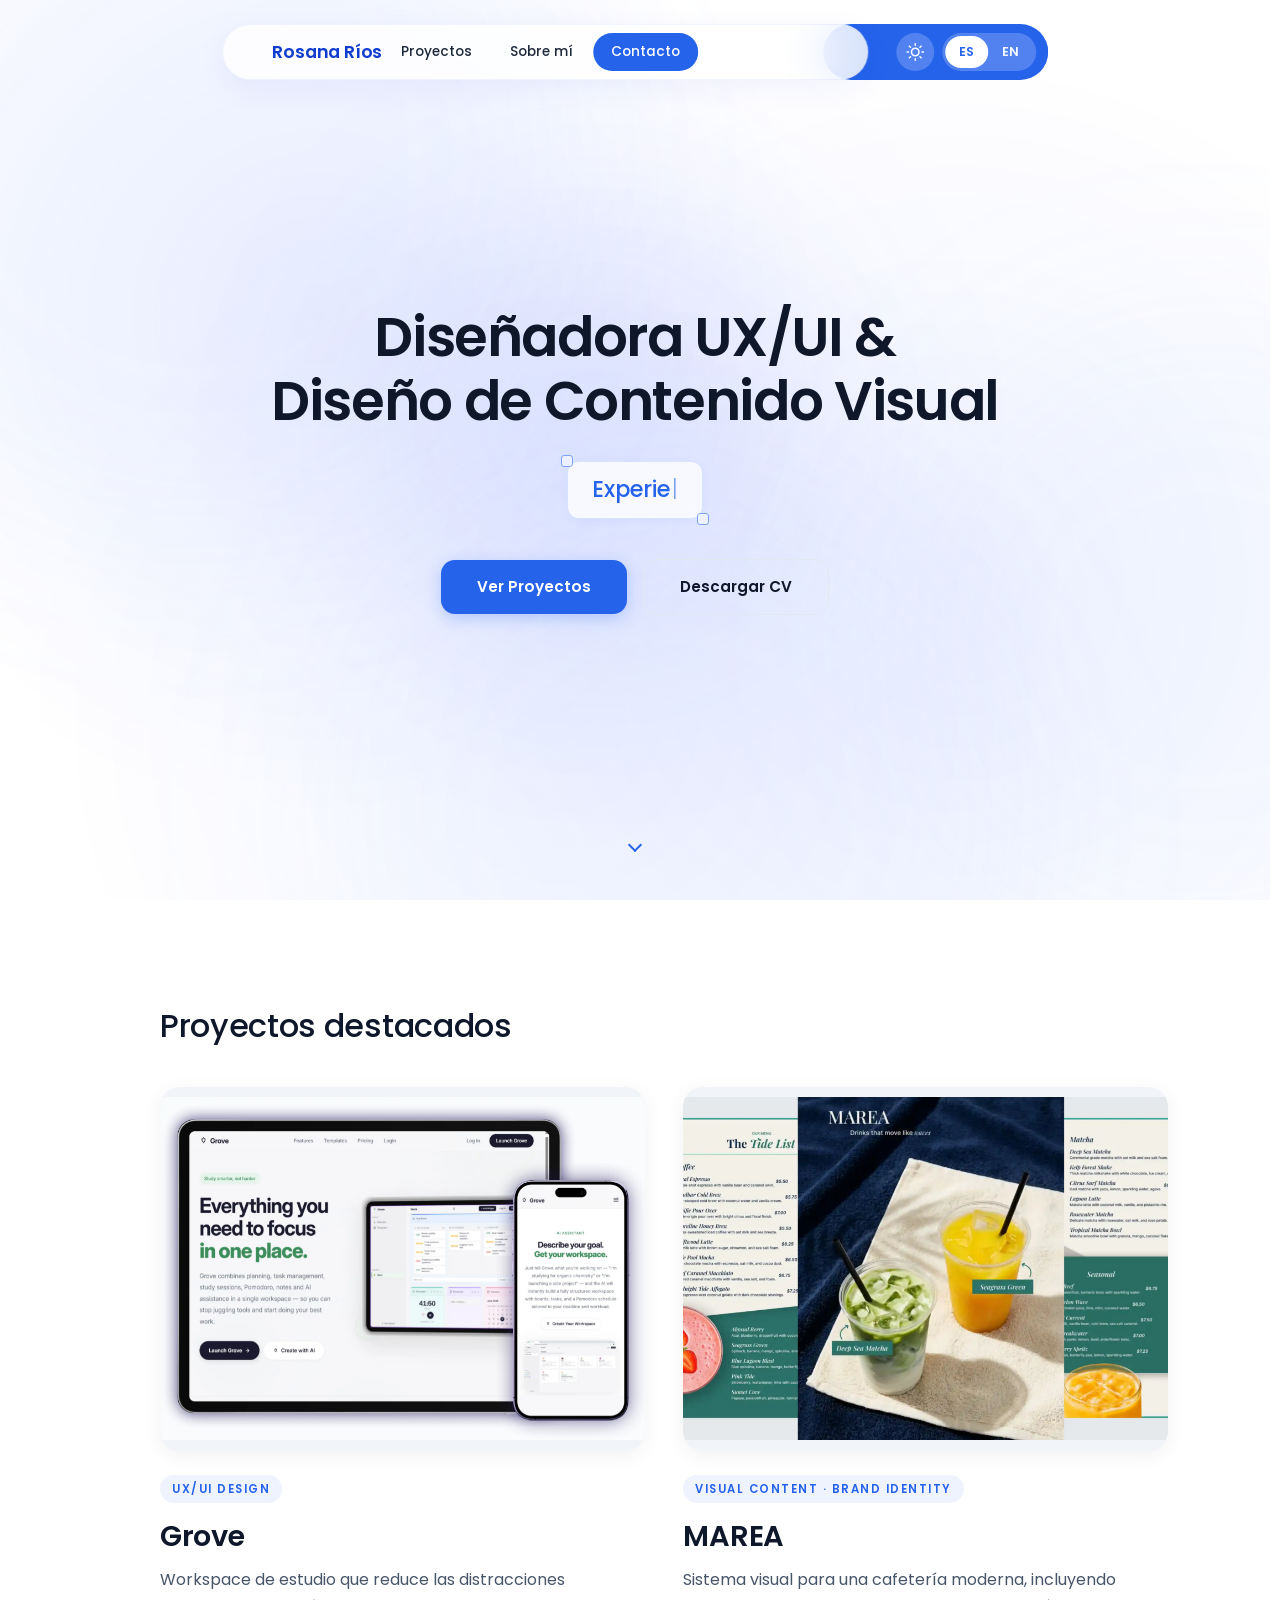
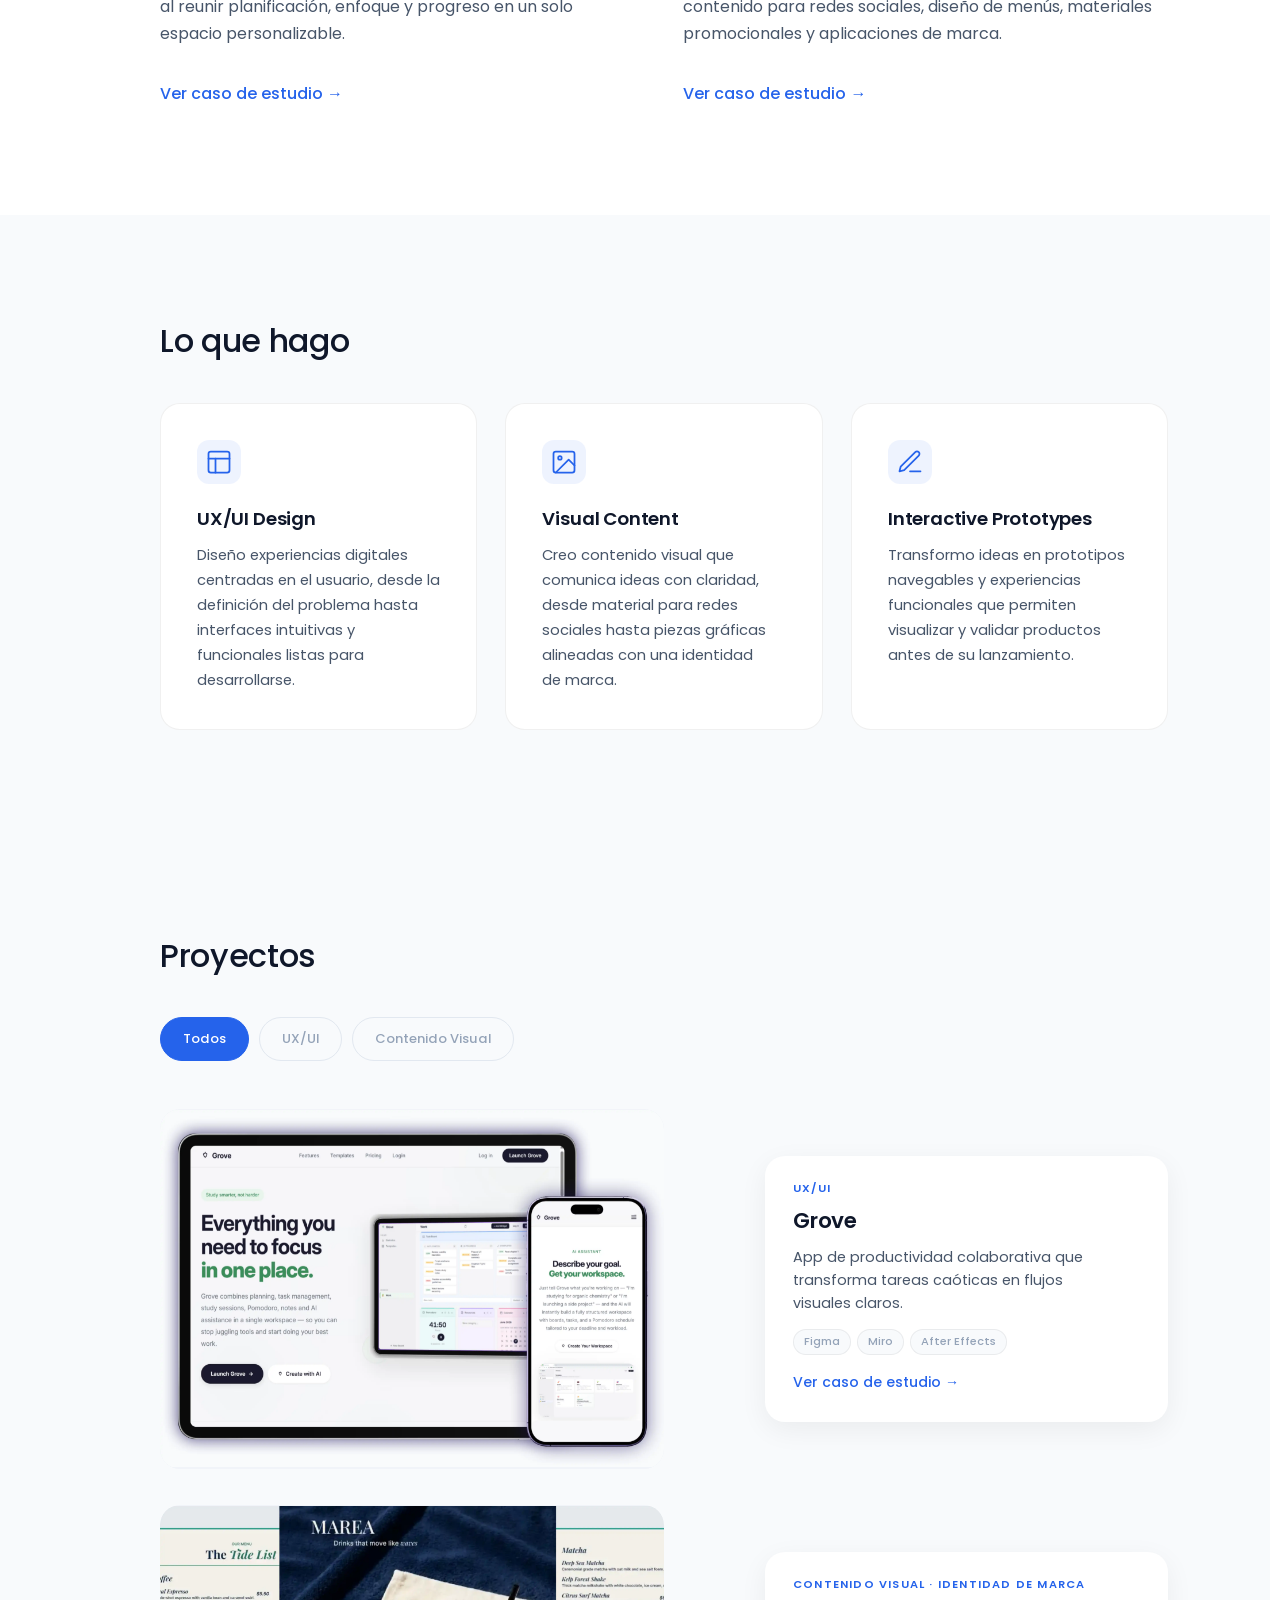
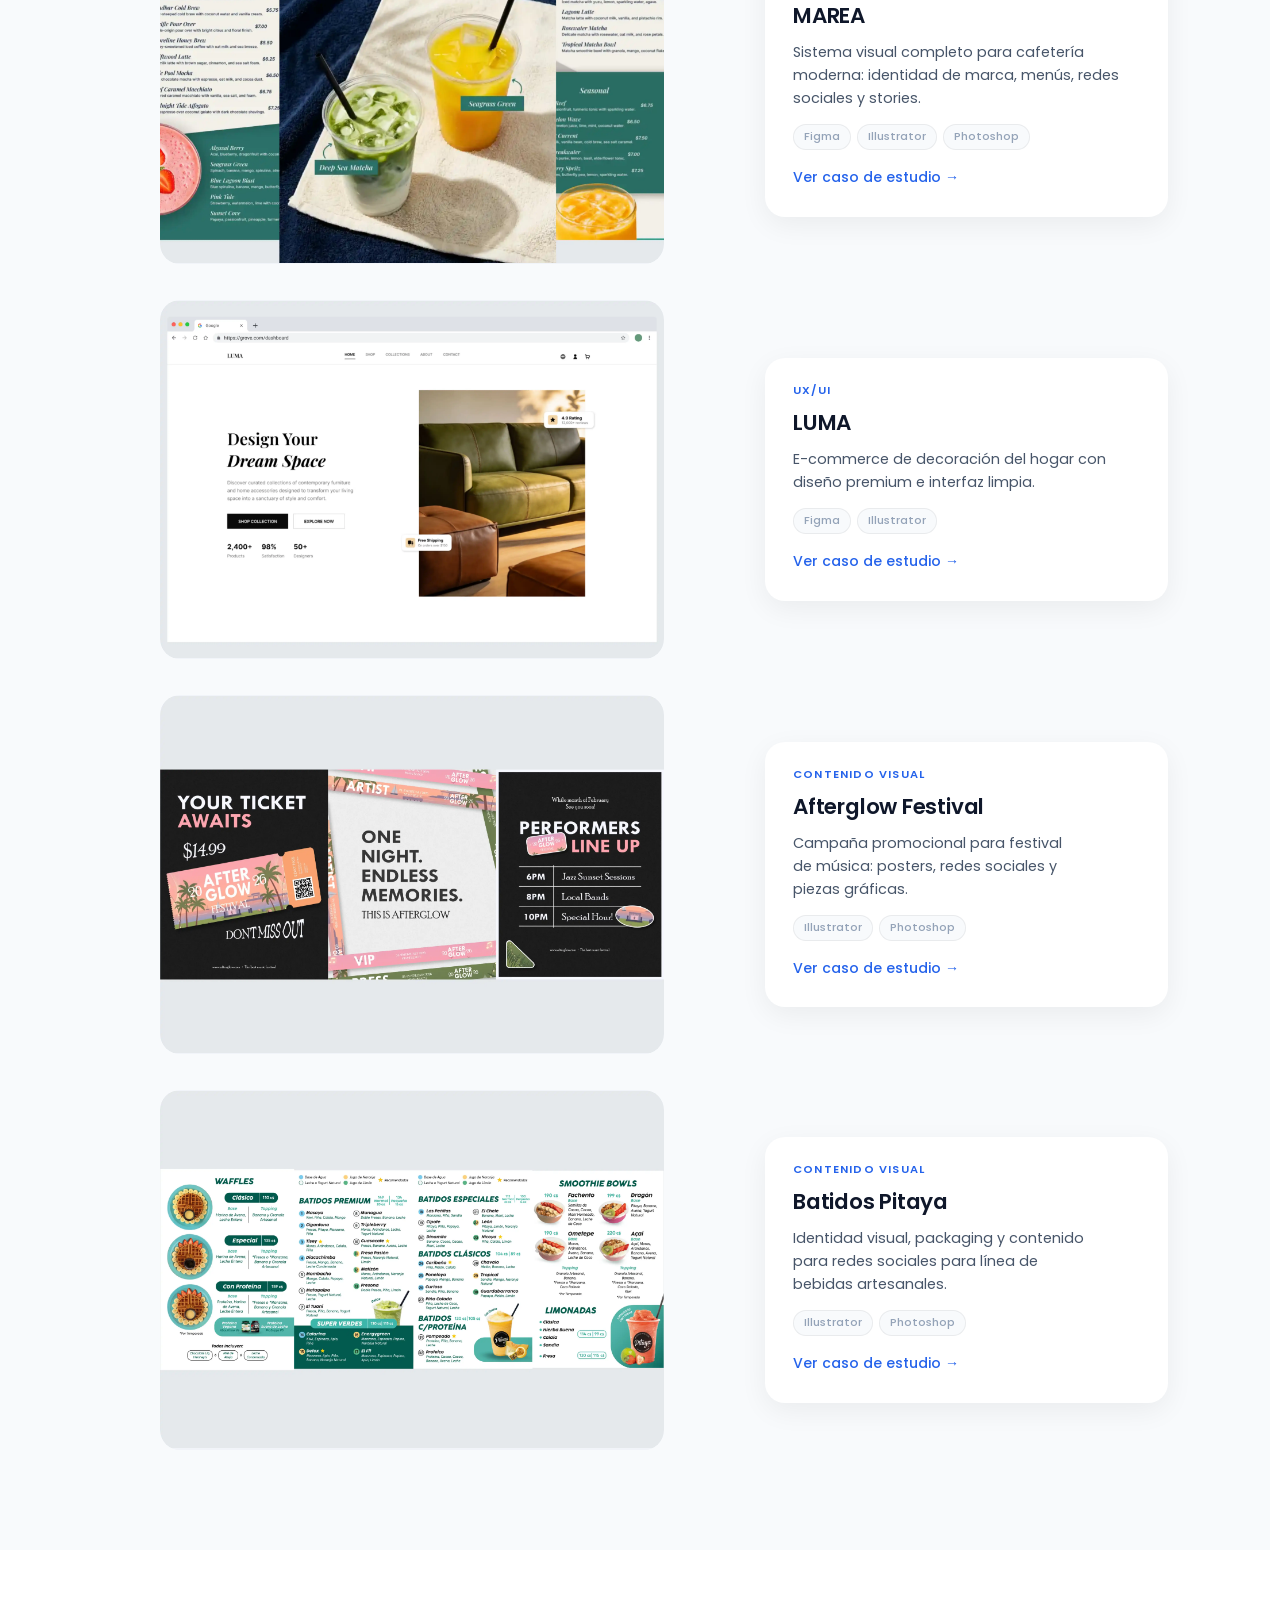
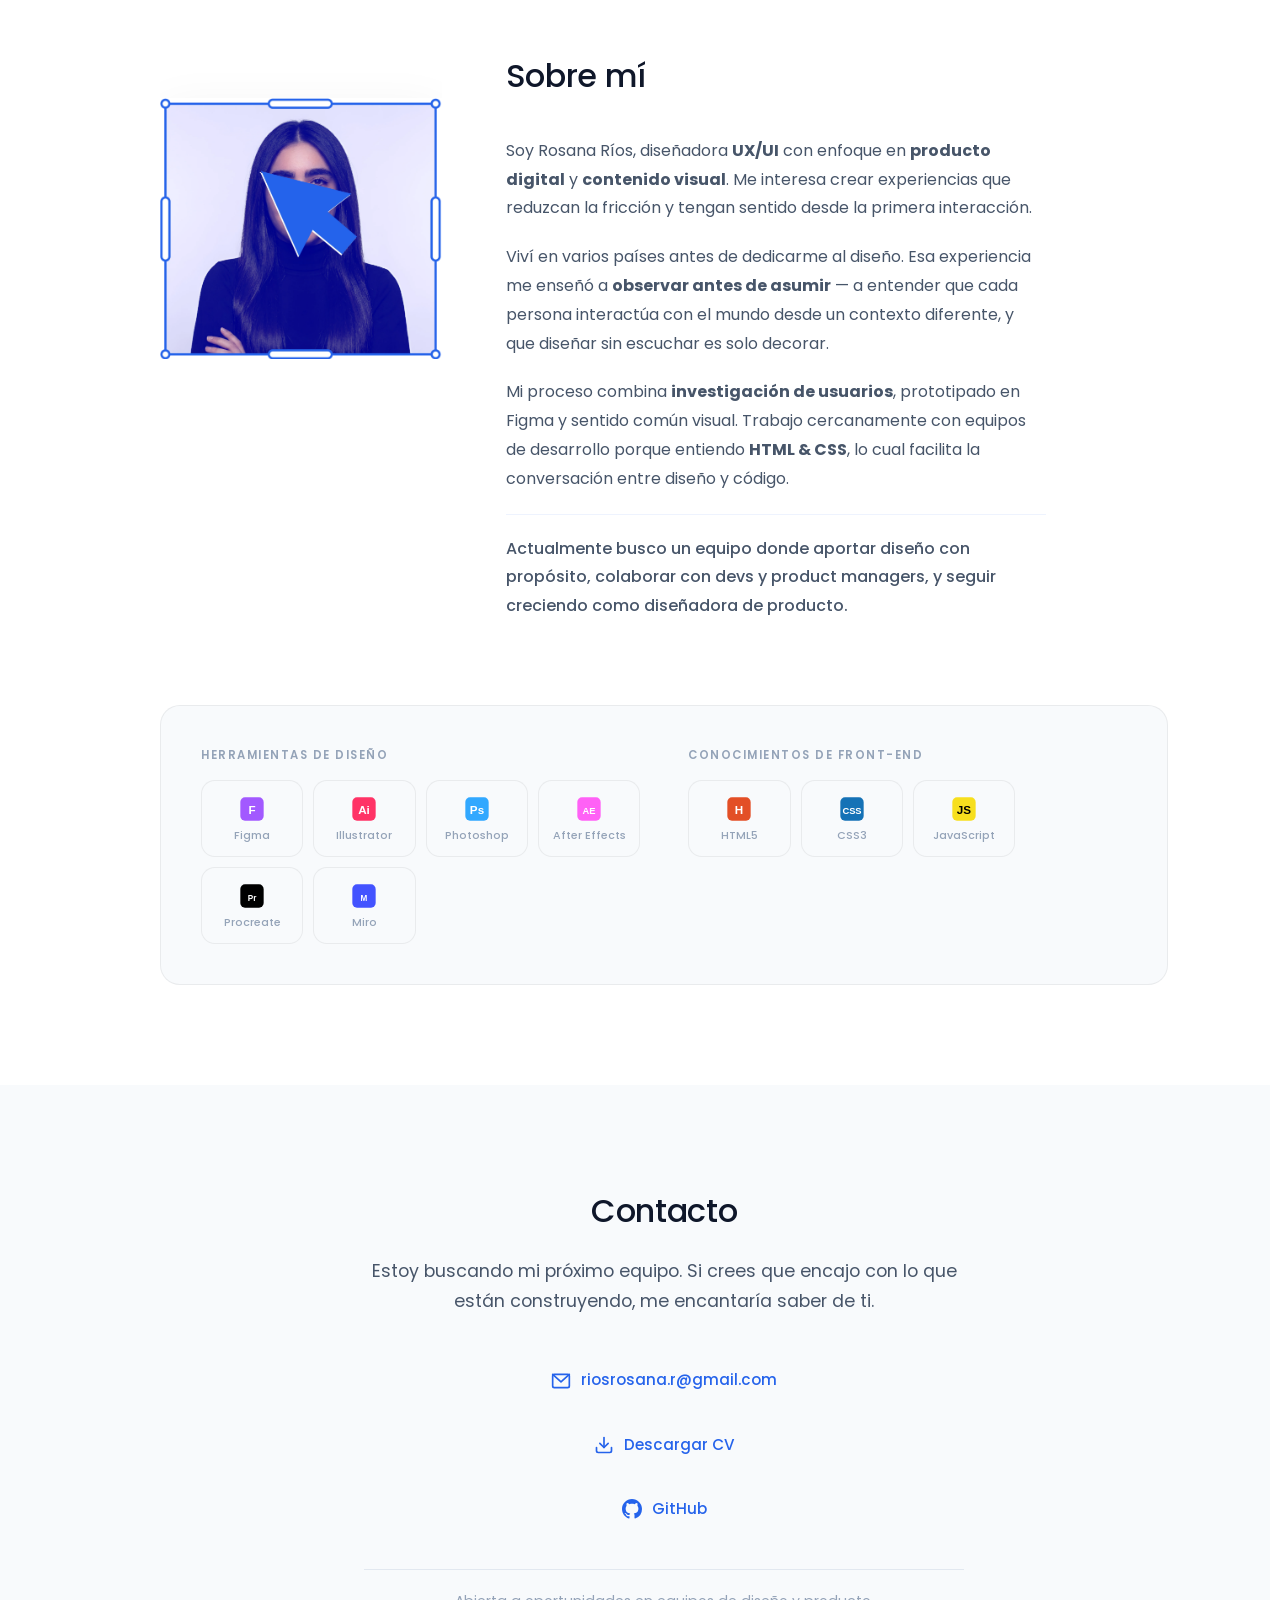
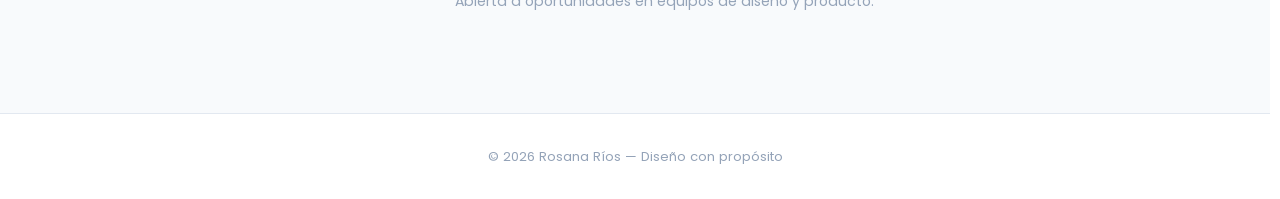
<file: index.html>
<!DOCTYPE html>
<html lang="es">
<head>
    <meta charset="UTF-8">
    <meta name="viewport" content="width=device-width, initial-scale=1.0">
    <meta name="color-scheme" content="light dark">
    <title data-es="Rosana Ríos — UX/UI &amp; Visual Content Design" data-en="Rosana Ríos — UX/UI &amp; Visual Content Design">Rosana Ríos — UX/UI &amp; Visual Content Design</title>
    <meta name="description" content="Portfolio de Rosana Ríos — UX/UI Design y contenido visual para redes y productos digitales.">
    <meta name="theme-color" content="#2563eb">
    <meta property="og:title" content="Rosana Ríos — UX/UI & Visual Content Design">
    <meta property="og:description" content="Portfolio de Rosana Ríos — UX/UI Design y contenido visual para redes y productos digitales.">
    <meta property="og:type" content="website">

    <link rel="stylesheet" href="css/global.css">
    <link rel="stylesheet" href="css/home.css">

    <link rel="preconnect" href="https://fonts.googleapis.com">
    <link rel="preconnect" href="https://fonts.gstatic.com" crossorigin>
    <link href="https://fonts.googleapis.com/css2?family=Poppins:wght@300;400;500;600;700;800&display=swap" rel="stylesheet">
</head>
<body>

    <a href="#hero" class="skip-link">Saltar al contenido</a>

    <!-- SIDEBAR -->
    <nav class="sidebar" aria-label="Menú principal">
        <a href="#hero" data-es="INICIO" data-en="HOME">INICIO</a>
        <a href="#projects" data-es="PROYECTOS" data-en="PROJECTS">PROYECTOS</a>
        <a href="#about" data-es="SOBRE MÍ" data-en="ABOUT">SOBRE MÍ</a>
        <a href="#contact" data-es="CONTACTO" data-en="CONTACT">CONTACTO</a>
    </nav>

    <!-- HERO -->
    <header id="hero">
        <div class="cursor-glow" aria-hidden="true"></div>
        <div class="blob blob1" aria-hidden="true"></div>
        <div class="blob blob2" aria-hidden="true"></div>
        <div class="blob blob3" aria-hidden="true"></div>

        <!-- TOP NAV -->
        <nav class="top-nav">
            <div class="nav-inner">
                <div class="nav-logo" data-es="Rosana Ríos" data-en="Rosana Ríos">Rosana Ríos</div>

                <div class="nav-links" id="nav-links">
                    <a href="#featured" data-es="Proyectos" data-en="Projects">Proyectos</a>
                    <a href="#about" data-es="Sobre mí" data-en="About">Sobre mí</a>
                    <a href="#contact" class="contact-btn" data-es="Contacto" data-en="Contact">Contacto</a>
                </div>

                <div class="nav-right-blue">
                    <button type="button" class="theme-toggle" id="themeToggle" aria-label="Toggle dark mode">
                        <svg class="sun-icon" width="18" height="18" viewBox="0 0 24 24" fill="none" stroke="currentColor" stroke-width="2" stroke-linecap="round" stroke-linejoin="round" aria-hidden="true"><circle cx="12" cy="12" r="5"/><line x1="12" y1="1" x2="12" y2="3"/><line x1="12" y1="21" x2="12" y2="23"/><line x1="4.22" y1="4.22" x2="5.64" y2="5.64"/><line x1="18.36" y1="18.36" x2="19.78" y2="19.78"/><line x1="1" y1="12" x2="3" y2="12"/><line x1="21" y1="12" x2="23" y2="12"/><line x1="4.22" y1="19.78" x2="5.64" y2="18.36"/><line x1="18.36" y1="5.64" x2="19.78" y2="4.22"/></svg>
                        <svg class="moon-icon" width="18" height="18" viewBox="0 0 24 24" fill="none" stroke="currentColor" stroke-width="2" stroke-linecap="round" stroke-linejoin="round" aria-hidden="true"><path d="M21 12.79A9 9 0 1 1 11.21 3 7 7 0 0 0 21 12.79z"/></svg>
                    </button>
                    <div class="language-switcher" role="group" aria-label="Selector de idioma">
                        <button type="button" class="lang-btn active" data-lang="es" aria-label="Español">ES</button>
                        <button type="button" class="lang-btn" data-lang="en" aria-label="English">EN</button>
                    </div>
                </div>

                <button type="button" class="menu-toggle" aria-label="Abrir menú" aria-expanded="false" aria-controls="nav-links">
                    <span></span>
                    <span></span>
                    <span></span>
                </button>
            </div>
        </nav>

        <div class="hero-center">

            <h1 class="hero-headline" data-es="Diseñadora UX/UI &amp;<br>Diseño de Contenido Visual" data-en="UX/UI Designer &amp;<br>Visual Content Design">Diseñadora UX/UI &amp;<br>Diseño de Contenido Visual</h1>

            <div class="changing-word-wrapper" role="status" aria-live="polite">
                <span id="changing-word">Interfaces</span>
                <span class="corner-tl" aria-hidden="true"></span>
                <span class="corner-br" aria-hidden="true"></span>
            </div>

            <div class="hero-ctas">
                <a href="#projects" class="cta-primary" data-es="Ver Proyectos" data-en="View Projects">Ver Proyectos</a>
                <a href="assets/Cv-RiosRosana.pdf" download class="cta-secondary" data-es="Descargar CV" data-en="Download CV">Descargar CV</a>
            </div>
        </div>


        <div class="scroll-indicator" aria-hidden="true">
            <span></span>
        </div>
    </header>

    <main>
    <!-- FEATURED PROJECT -->
    <section id="featured" class="featured-section" aria-labelledby="featured-title">
        <h2 class="section-title" id="featured-title" data-es="Proyectos destacados" data-en="Featured projects">Proyectos destacados</h2>
        <div class="featured-grid">

            <div class="featured-card">
                <div class="featured-visual">
                    <div class="carousel" data-carousel>
                        <div class="carousel-track">
                            <div class="carousel-slide"><img src="assets/images/grove/grove-mockup.webp" alt="Grove dashboard overview" fetchpriority="high" loading="eager" /></div>
                            <div class="carousel-slide"><img src="assets/images/grove/grove-mockup2.webp" alt="Grove task management view" loading="lazy" /></div>
                            <div class="carousel-slide"><img src="assets/images/grove/grove-mockup3.webp" alt="Grove calendar view" loading="lazy" /></div>
                        </div>
                        <button type="button" class="carousel-arrow carousel-arrow--prev" aria-label="Previous slide">&#8592;</button>
                        <button type="button" class="carousel-arrow carousel-arrow--next" aria-label="Next slide">&#8594;</button>
                    </div>
                </div>
                <div class="featured-content">
                    <span class="featured-tag" data-es="UX/UI Design" data-en="UX/UI Design">UX/UI Design</span>
                    <h3 class="featured-title">Grove</h3>
                    <p class="featured-summary" data-es="Workspace de estudio que reduce las distracciones al reunir planificación, enfoque y progreso en un solo espacio personalizable." data-en="Study workspace that reduces distractions by bringing planning, focus, and progress together in a single customizable space.">
                        Workspace de estudio que reduce las distracciones al reunir planificación, enfoque y progreso en un solo espacio personalizable.
                    </p>
                    <a href="pages/project-grove.html" class="featured-link" data-es="Ver caso de estudio →" data-en="View case study →">Ver caso de estudio →</a>
                </div>
            </div>

            <div class="featured-card">
                <div class="featured-visual">
                    <div class="carousel" data-carousel>
                        <div class="carousel-track">
                            <div class="carousel-slide"><img src="assets/images/marea/marea1.webp" alt="MAREA menu cover" loading="lazy" /></div>
                            <div class="carousel-slide"><img src="assets/images/marea/marea2.webp" alt="MAREA social content" loading="lazy" /></div>
                            <div class="carousel-slide"><img src="assets/images/marea/marea3.webp" alt="MAREA story" loading="lazy" /></div>
                        </div>
                        <button type="button" class="carousel-arrow carousel-arrow--prev" aria-label="Previous slide">&#8592;</button>
                        <button type="button" class="carousel-arrow carousel-arrow--next" aria-label="Next slide">&#8594;</button>
                    </div>
                </div>
                <div class="featured-content">
                    <span class="featured-tag" data-es="Visual Content · Brand Identity" data-en="Visual Content · Brand Identity">Visual Content · Brand Identity</span>
                    <h3 class="featured-title">MAREA</h3>
                        <p class="featured-summary"
                        data-es="Sistema visual para una cafetería moderna, incluyendo contenido para redes sociales, diseño de menús, materiales promocionales y aplicaciones de marca."
                        data-en="Visual system for a modern café, including social media content, menu design, promotional materials, and branded assets.">
                        Sistema visual para una cafetería moderna, incluyendo contenido para redes sociales, diseño de menús, materiales promocionales y aplicaciones de marca.
                        </p>
                    <a href="pages/project-marea.html" class="featured-link" data-es="Ver caso de estudio →" data-en="View case study →">Ver caso de estudio →</a>
                </div>
            </div>

        </div>
    </section>

    <!-- WHAT I DO -->
    <section id="what-i-do" class="what-i-do-section" aria-labelledby="what-i-do-title">
        <h2 class="section-title" id="what-i-do-title" data-es="Lo que hago" data-en="What I do">Lo que hago</h2>
        <div class="services-grid">
            <div class="service-card">
                <div class="service-icon">
                    <svg width="28" height="28" viewBox="0 0 24 24" fill="none" stroke="currentColor" stroke-width="1.5" stroke-linecap="round" stroke-linejoin="round" aria-hidden="true"><rect x="3" y="3" width="18" height="18" rx="2"/><path d="M3 9h18"/><path d="M9 21V9"/></svg>
                </div>
                <h3 data-es="UX/UI Design" data-en="UX/UI Design">UX/UI Design</h3>
                <p data-es="Diseño experiencias digitales centradas en el usuario, desde la definición del problema hasta interfaces intuitivas y funcionales listas para desarrollarse." data-en="I design user-centered digital experiences, from problem definition to intuitive and functional interfaces ready for development.">Diseño experiencias digitales centradas en el usuario, desde la definición del problema hasta interfaces intuitivas y funcionales listas para desarrollarse.</p>
            </div>
            <div class="service-card">
                <div class="service-icon">
                    <svg width="28" height="28" viewBox="0 0 24 24" fill="none" stroke="currentColor" stroke-width="1.5" stroke-linecap="round" stroke-linejoin="round" aria-hidden="true"><rect x="3" y="3" width="18" height="18" rx="2"/><circle cx="8.5" cy="8.5" r="1.5"/><path d="M21 15l-5-5L5 21"/></svg>
                </div>
                <h3 data-es="Visual Content" data-en="Visual Content">Visual Content</h3>
                <p data-es="Creo contenido visual que comunica ideas con claridad, desde material para redes sociales hasta piezas gráficas alineadas con una identidad de marca." data-en="I create visual content that communicates ideas clearly, from social media assets to branded graphics and marketing materials.">Creo contenido visual que comunica ideas con claridad, desde material para redes sociales hasta piezas gráficas alineadas con una identidad de marca.</p>
            </div>
            <div class="service-card">
                <div class="service-icon">
                    <svg width="28" height="28" viewBox="0 0 24 24" fill="none" stroke="currentColor" stroke-width="1.5" stroke-linecap="round" stroke-linejoin="round" aria-hidden="true"><path d="M12 20h9"/><path d="M16.5 3.5a2.121 2.121 0 0 1 3 3L7 19l-4 1 1-4L16.5 3.5z"/></svg>
                </div>
                <h3 data-es="Interactive Prototypes" data-en="Interactive Prototypes">Interactive Prototypes</h3>
                <p data-es="Transformo ideas en prototipos navegables y experiencias funcionales que permiten visualizar y validar productos antes de su lanzamiento." data-en="I transform ideas into navigable prototypes and functional experiences that help visualize and validate products before launch.">Transformo ideas en prototipos navegables y experiencias funcionales que permiten visualizar y validar productos antes de su lanzamiento.</p>
            </div>
        </div>
    </section>

    <!-- PROJECTS -->
    <section id="projects" aria-labelledby="projects-title">
        <h2 class="section-title" id="projects-title" data-es="Proyectos" data-en="Projects">Proyectos</h2>

        <div class="filter-bar" role="group" data-es-aria="Filtrar proyectos" data-en-aria="Filter projects" aria-label="Filtrar proyectos">
            <button class="filter-btn active" data-filter="all" data-es="Todos" data-en="All" aria-pressed="true">Todos</button>
            <button class="filter-btn" data-filter="uiux" data-es="UX/UI" data-en="UX/UI" aria-pressed="false">UX/UI</button>
            <button class="filter-btn" data-filter="visual-content" data-es="Contenido Visual" data-en="Visual Content" aria-pressed="false">Contenido Visual</button>
        </div>

        <div class="projects-list">
            <div class="project-card" data-categories="uiux">
                <div class="card-visual">
                    <div class="carousel" data-carousel>
                        <div class="carousel-track">
                            <div class="carousel-slide"><img src="assets/images/grove/grove-mockup.webp" alt="Grove overview" loading="lazy" /></div>
                            <div class="carousel-slide"><img src="assets/images/grove/grove-mockup2.webp" alt="Grove detail" loading="lazy" /></div>
                            <div class="carousel-slide"><img src="assets/images/grove/grove-mockup3.webp" alt="Grove mockup" loading="lazy" /></div>
                        </div>
                        <button type="button" class="carousel-arrow carousel-arrow--prev" aria-label="Previous slide">&#8592;</button>
                        <button type="button" class="carousel-arrow carousel-arrow--next" aria-label="Next slide">&#8594;</button>
                    </div>
                    <div class="card-overlay">
                        <span class="overlay-btn figma-btn" role="button" tabindex="0" data-url="https://www.figma.com/design/PUUk2eW3BMLsKWleYuzFId/GROVE---PROTOTIPO?node-id=0-1&m=dev&t=321vg6AuuHJ81DxB-1">Figma</span>
                    </div>
                </div>
                <div class="card-body">
                    <span class="card-category" data-es="UX/UI" data-en="UX/UI">UX/UI</span>
                    <h3 class="card-title" data-es="Grove" data-en="Grove">Grove</h3>
                    <p class="card-summary" data-es="App de productividad colaborativa que transforma tareas caóticas en flujos visuales claros." data-en="Collaborative productivity app that transforms chaotic tasks into clear visual flows.">
                        App de productividad colaborativa que transforma tareas caóticas en flujos visuales claros.
                    </p>
                    <div class="card-techs">
                        <span class="tech-tag">Figma</span>
                        <span class="tech-tag">Miro</span>
                        <span class="tech-tag">After Effects</span>
                    </div>
                    <a href="pages/project-grove.html" class="card-cta" data-es="Ver caso de estudio →" data-en="View case study →">Ver caso de estudio →</a>
                </div>
            </div>

            <div class="project-card" data-categories="visual-content">
                <div class="card-visual">
                    <div class="carousel" data-carousel>
                        <div class="carousel-track">
                            <div class="carousel-slide"><img src="assets/images/marea/marea1.webp" alt="MAREA menu cover" loading="lazy" /></div>
                            <div class="carousel-slide"><img src="assets/images/marea/marea2.webp" alt="MAREA social post" loading="lazy" /></div>
                            <div class="carousel-slide"><img src="assets/images/marea/marea3.webp" alt="MAREA story" loading="lazy" /></div>
                        </div>
                        <button type="button" class="carousel-arrow carousel-arrow--prev" aria-label="Previous slide">&#8592;</button>
                        <button type="button" class="carousel-arrow carousel-arrow--next" aria-label="Next slide">&#8594;</button>
                    </div>
                    <div class="card-overlay">
                        <span class="overlay-btn figma-btn" role="button" tabindex="0" data-url="https://www.figma.com/design/mdKsffxSVMHphCNuqx5kyO/MAREA---PROTOTIPO?node-id=0-1&m=dev&t=E8RCNq2nS0TCne1p-1">Figma</span>
                    </div>
                </div>
                <div class="card-body">
                    <span class="card-category" data-es="Contenido Visual · Identidad de Marca" data-en="Visual Content · Brand Identity">Contenido Visual · Identidad de Marca</span>
                    <h3 class="card-title" data-es="MAREA" data-en="MAREA">MAREA</h3>
                    <p class="card-summary" data-es="Sistema visual completo para cafetería moderna: identidad de marca, menús, redes sociales y stories." data-en="Complete visual system for a modern café: brand identity, menus, social media, and stories.">
                        Sistema visual completo para cafetería moderna: identidad de marca, menús, redes sociales y stories.
                    </p>
                    <div class="card-techs">
                        <span class="tech-tag">Figma</span>
                        <span class="tech-tag">Illustrator</span>
                        <span class="tech-tag">Photoshop</span>
                    </div>
                    <a href="pages/project-marea.html" class="card-cta" data-es="Ver caso de estudio →" data-en="View case study →">Ver caso de estudio →</a>
                </div>
            </div>

            <div class="project-card" data-categories="uiux">
                <div class="card-visual">
                    <div class="carousel" data-carousel>
                        <div class="carousel-track">
                            <div class="carousel-slide"><img src="assets/images/luma/luma1.webp" alt="LUMA home page" loading="lazy" /></div>
                            <div class="carousel-slide"><img src="assets/images/luma/luma2.webp" alt="LUMA shop page" loading="lazy" /></div>
                            <div class="carousel-slide"><img src="assets/images/luma/luma3.webp" alt="LUMA product detail" loading="lazy" /></div>
                        </div>
                        <button type="button" class="carousel-arrow carousel-arrow--prev" aria-label="Previous slide">&#8592;</button>
                        <button type="button" class="carousel-arrow carousel-arrow--next" aria-label="Next slide">&#8594;</button>
                    </div>
                    <div class="card-overlay">
                        <span class="overlay-btn figma-btn" role="button" tabindex="0" data-url="https://www.figma.com/design/RtR4mmMNeG38GDhFA988PT/LUMA---PROTOTIPO?node-id=0-1&m=dev&t=OhTKIdGjn2VS7lgz-1">Figma</span>
                    </div>
                </div>
                <div class="card-body">
                    <span class="card-category" data-es="UX/UI" data-en="UX/UI">UX/UI</span>
                    <h3 class="card-title" data-es="LUMA" data-en="LUMA">LUMA</h3>
                    <p class="card-summary" data-es="E-commerce de decoración del hogar con diseño premium e interfaz limpia." data-en="Home decor e-commerce with premium design and clean interface.">
                        E-commerce de decoración del hogar con diseño premium e interfaz limpia.
                    </p>
                    <div class="card-techs">
                        <span class="tech-tag">Figma</span>
                        <span class="tech-tag">Illustrator</span>
                    </div>
                    <a href="pages/project-luma.html" class="card-cta" data-es="Ver caso de estudio →" data-en="View case study →">Ver caso de estudio →</a>
                </div>
            </div>

            <div class="project-card" data-categories="visual-content">
                <div class="card-visual">
                    <div class="carousel" data-carousel>
                        <div class="carousel-track">
                            <div class="carousel-slide"><img src="assets/images/afterglow/after1.webp" alt="Afterglow poster" loading="lazy" /></div>
                            <div class="carousel-slide"><img src="assets/images/afterglow/after2.webp" alt="Afterglow social media" loading="lazy" /></div>
                            <div class="carousel-slide"><img src="assets/images/afterglow/after3.webp" alt="Afterglow banner" loading="lazy" /></div>
                        </div>
                        <button type="button" class="carousel-arrow carousel-arrow--prev" aria-label="Previous slide">&#8592;</button>
                        <button type="button" class="carousel-arrow carousel-arrow--next" aria-label="Next slide">&#8594;</button>
                    </div>
                </div>
                <div class="card-body">
                    <span class="card-category" data-es="Contenido Visual" data-en="Visual Content">Contenido Visual</span>
                    <h3 class="card-title" data-es="Afterglow Festival" data-en="Afterglow Festival">Afterglow Festival</h3>
                    <p class="card-summary" data-es="Campaña promocional para festival de música: posters, redes sociales y piezas gráficas." data-en="Promotional campaign for a music festival: posters, social media, and graphic pieces.">
                        Campaña promocional para festival de música: posters, redes sociales y piezas gráficas.
                    </p>
                    <div class="card-techs">
                        <span class="tech-tag">Illustrator</span>
                        <span class="tech-tag">Photoshop</span>
                    </div>
                    <a href="pages/project-afterglow.html" class="card-cta" data-es="Ver caso de estudio →" data-en="View case study →">Ver caso de estudio →</a>
                </div>
            </div>

            <div class="project-card" data-categories="visual-content">
                <div class="card-visual">
                    <div class="carousel" data-carousel>
                        <div class="carousel-track">
                            <div class="carousel-slide"><img src="assets/images/pitaya/pitaya1.webp" alt="Batidos Pitaya packaging" loading="lazy" /></div>
                            <div class="carousel-slide"><img src="assets/images/pitaya/pitaya2.webp" alt="Batidos Pitaya social media" loading="lazy" /></div>
                        </div>
                        <button type="button" class="carousel-arrow carousel-arrow--prev" aria-label="Previous slide">&#8592;</button>
                        <button type="button" class="carousel-arrow carousel-arrow--next" aria-label="Next slide">&#8594;</button>
                    </div>
                    <div class="card-overlay">
                        <span class="overlay-btn figma-btn" role="button" tabindex="0" data-url="https://batidospitaya.com/menu">Web</span>
                    </div>
                </div>
                <div class="card-body">
                    <span class="card-category" data-es="Contenido Visual" data-en="Visual Content">Contenido Visual</span>
                    <h3 class="card-title" data-es="Batidos Pitaya" data-en="Batidos Pitaya">Batidos Pitaya</h3>
                    <p class="card-summary" data-es="Identidad visual, packaging y contenido para redes sociales para línea de bebidas artesanales." data-en="Visual identity, packaging, and social media content for an artisanal beverage line.">
                        Identidad visual, packaging y contenido para redes sociales para línea de bebidas artesanales.
                    </p>
                    <div class="card-techs">
                        <span class="tech-tag">Illustrator</span>
                        <span class="tech-tag">Photoshop</span>
                    </div>
                    <a href="pages/project-batidospitaya.html" class="card-cta" data-es="Ver caso de estudio →" data-en="View case study →">Ver caso de estudio →</a>
                </div>
            </div>
        </div>
    </section>

    <!-- ABOUT -->
    <section id="about" aria-labelledby="about-title">
        <div class="about-layout">
            <div class="about-photo-col">
                <img src="assets/images/rosana.webp" alt="Rosana Ríos" class="about-portrait" loading="lazy">
            </div>
            <div class="about-text">
                <h2 class="section-title" id="about-title" data-es="Sobre mí" data-en="About me">Sobre mí</h2>

                <p data-es="Soy Rosana Ríos, diseñadora <strong>UX/UI</strong> con enfoque en <strong>producto digital</strong> y <strong>contenido visual</strong>. Me interesa crear experiencias que reduzcan la fricción y tengan sentido desde la primera interacción." data-en="I'm Rosana Ríos, a <strong>UX/UI</strong> designer focused on <strong>digital product</strong> and <strong>visual content</strong>. I care about creating experiences that reduce friction and make sense from the very first interaction.">
                    Soy Rosana Ríos, diseñadora <strong>UX/UI</strong> con enfoque en <strong>producto digital</strong> y <strong>contenido visual</strong>. Me interesa crear experiencias que reduzcan la fricción y tengan sentido desde la primera interacción.
                </p>

                <p data-es="Viví en varios países antes de dedicarme al diseño. Esa experiencia me enseñó a <strong>observar antes de asumir</strong> — a entender que cada persona interactúa con el mundo desde un contexto diferente, y que diseñar sin escuchar es solo decorar." data-en="I lived in several countries before pursuing design. That taught me to <strong>observe before assuming</strong> — to understand that every person interacts with the world from a different context, and that designing without listening is just decorating.">
                    Viví en varios países antes de dedicarme al diseño. Esa experiencia me enseñó a <strong>observar antes de asumir</strong> — a entender que cada persona interactúa con el mundo desde un contexto diferente, y que diseñar sin escuchar es solo decorar.
                </p>

                <p data-es="Mi proceso combina <strong>investigación de usuarios</strong>, prototipado en Figma y sentido común visual. Trabajo cercanamente con equipos de desarrollo porque entiendo <strong>HTML & CSS</strong>, lo cual facilita la conversación entre diseño y código." data-en="My process combines <strong>user research</strong>, Figma prototyping, and visual common sense. I work closely with development teams because I understand <strong>HTML & CSS</strong>, which makes the conversation between design and code much smoother.">
                    Mi proceso combina <strong>investigación de usuarios</strong>, prototipado en Figma y sentido común visual. Trabajo cercanamente con equipos de desarrollo porque entiendo <strong>HTML & CSS</strong>, lo cual facilita la conversación entre diseño y código.
                </p>

                <p class="about-quote" data-es="Actualmente busco un equipo donde aportar diseño con propósito, colaborar con devs y product managers, y seguir creciendo como diseñadora de producto." data-en="I'm currently looking for a team where I can contribute purposeful design, collaborate with devs and product managers, and keep growing as a product designer.">
                    Actualmente busco un equipo donde aportar diseño con propósito, colaborar con devs y product managers, y seguir creciendo como diseñadora de producto.
                </p>
            </div>
        </div>

        <div class="about-skills">
            <div class="tech-stack">
                <h3 data-es="Herramientas de Diseño" data-en="Design Tools">Herramientas de Diseño</h3>
                <div class="tech-grid">
                    <div class="tech-item">
                        <svg width="28" height="28" viewBox="0 0 24 24" fill="none" aria-hidden="true"><rect x="2" y="2" width="20" height="20" rx="4" fill="#a259ff"/><text x="12" y="16" text-anchor="middle" fill="white" font-size="10" font-weight="700" font-family="sans-serif">F</text></svg>
                        <span>Figma</span>
                    </div>
                    <div class="tech-item">
                        <svg width="28" height="28" viewBox="0 0 24 24" fill="none" aria-hidden="true"><rect x="2" y="2" width="20" height="20" rx="4" fill="#ff3366"/><text x="12" y="16" text-anchor="middle" fill="white" font-size="10" font-weight="700" font-family="sans-serif">Ai</text></svg>
                        <span>Illustrator</span>
                    </div>
                    <div class="tech-item">
                        <svg width="28" height="28" viewBox="0 0 24 24" fill="none" aria-hidden="true"><rect x="2" y="2" width="20" height="20" rx="4" fill="#31a8ff"/><text x="12" y="16" text-anchor="middle" fill="white" font-size="10" font-weight="700" font-family="sans-serif">Ps</text></svg>
                        <span>Photoshop</span>
                    </div>
                    <div class="tech-item">
                        <svg width="28" height="28" viewBox="0 0 24 24" fill="none" aria-hidden="true"><rect x="2" y="2" width="20" height="20" rx="4" fill="#ff61f6"/><text x="12" y="16" text-anchor="middle" fill="white" font-size="8" font-weight="700" font-family="sans-serif">AE</text></svg>
                        <span>After Effects</span>
                    </div>
                    <div class="tech-item">
                        <svg width="28" height="28" viewBox="0 0 24 24" fill="none" aria-hidden="true"><rect x="2" y="2" width="20" height="20" rx="4" fill="#000000"/><text x="12" y="16" text-anchor="middle" fill="white" font-size="7" font-weight="700" font-family="sans-serif">Pr</text></svg>
                        <span>Procreate</span>
                    </div>
                    <div class="tech-item">
                        <svg width="28" height="28" viewBox="0 0 24 24" fill="none" aria-hidden="true"><rect x="2" y="2" width="20" height="20" rx="4" fill="#4353ff"/><text x="12" y="16" text-anchor="middle" fill="white" font-size="7" font-weight="700" font-family="sans-serif">M</text></svg>
                        <span>Miro</span>
                    </div>
                </div>
            </div>

            <div class="tech-stack">
                <h3 data-es="Conocimientos de Front-End" data-en="Front-End Basics">Conocimientos de Front-End</h3>
                <div class="tech-grid">
                    <div class="tech-item">
                        <svg width="28" height="28" viewBox="0 0 24 24" fill="none" aria-hidden="true"><rect x="2" y="2" width="20" height="20" rx="4" fill="#e34f26"/><text x="12" y="16" text-anchor="middle" fill="white" font-size="10" font-weight="700" font-family="sans-serif">H</text></svg>
                        <span>HTML5</span>
                    </div>
                    <div class="tech-item">
                        <svg width="28" height="28" viewBox="0 0 24 24" fill="none" aria-hidden="true"><rect x="2" y="2" width="20" height="20" rx="4" fill="#1572b6"/><text x="12" y="16" text-anchor="middle" fill="white" font-size="8" font-weight="700" font-family="sans-serif">CSS</text></svg>
                        <span>CSS3</span>
                    </div>
                    <div class="tech-item">
                        <svg width="28" height="28" viewBox="0 0 24 24" fill="none" aria-hidden="true"><rect x="2" y="2" width="20" height="20" rx="4" fill="#f7df1e"/><text x="12" y="16" text-anchor="middle" fill="black" font-size="10" font-weight="700" font-family="sans-serif">JS</text></svg>
                        <span>JavaScript</span>
                    </div>
                </div>
            </div>
        </div>
    </section>

    <!-- CONTACT -->
    <section id="contact" aria-labelledby="contact-title">
        <div class="contact-center">
            <h2 class="section-title" id="contact-title" data-es="Contacto" data-en="Contact">Contacto</h2>
            <p class="contact-cta" data-es="Estoy buscando mi próximo equipo. Si crees que encajo con lo que están construyendo, me encantaría saber de ti." data-en="I'm looking for my next team. If you think I'd be a good fit for what you're building, I'd love to hear from you.">
                Estoy buscando mi próximo equipo. Si crees que encajo con lo que están construyendo, me encantaría saber de ti.
            </p>
            <div class="contact-links">
                <a href="mailto:riosrosana.r@gmail.com" class="contact-link contact-email">
                    <svg width="20" height="20" viewBox="0 0 24 24" fill="none" stroke="currentColor" stroke-width="2" stroke-linecap="round" stroke-linejoin="round" aria-hidden="true"><rect x="2" y="4" width="20" height="16" rx="2"/><path d="M22 4L12 13L2 4"/></svg>
                    <span>riosrosana.r@gmail.com</span>
                </a>
                <a href="assets/Cv-RiosRosana.pdf" download class="contact-link contact-cv">
                    <svg width="20" height="20" viewBox="0 0 24 24" fill="none" stroke="currentColor" stroke-width="2" stroke-linecap="round" stroke-linejoin="round" aria-hidden="true"><path d="M21 15v4a2 2 0 01-2 2H5a2 2 0 01-2-2v-4"/><polyline points="7 10 12 15 17 10"/><line x1="12" y1="15" x2="12" y2="3"/></svg>
                    <span data-es="Descargar CV" data-en="Download CV">Descargar CV</span>
                </a>
                <a href="https://github.com/rossrrios" target="_blank" rel="noopener noreferrer" class="contact-link contact-github">
                    <svg width="20" height="20" viewBox="0 0 24 24" fill="currentColor" aria-hidden="true"><path d="M12 0C5.37 0 0 5.37 0 12c0 5.31 3.435 9.795 8.205 11.385.6.105.825-.255.825-.57 0-.285-.015-1.23-.015-2.235-3.015.555-3.795-.735-4.035-1.41-.135-.345-.72-1.41-1.23-1.695-.42-.225-1.02-.78-.015-.795.945-.015 1.62.87 1.845 1.23 1.08 1.815 2.805 1.305 3.495.99.105-.78.42-1.305.765-1.605-2.67-.3-5.46-1.335-5.46-5.925 0-1.305.465-2.385 1.23-3.225-.12-.3-.54-1.53.12-3.18 0 0 1.005-.315 3.3 1.23.96-.27 1.98-.405 3-.405s2.04.135 3 .405c2.295-1.56 3.3-1.23 3.3-1.23.66 1.65.24 2.88.12 3.18.765.84 1.23 1.905 1.23 3.225 0 4.605-2.805 5.625-5.475 5.925.435.375.81 1.095.81 2.22 0 1.605-.015 2.895-.015 3.3 0 .315.225.69.825.57A12.02 12.02 0 0024 12c0-6.63-5.37-12-12-12z"/></svg>
                    <span>GitHub</span>
                </a>
            </div>
            <p class="contact-availability" data-es="Abierta a oportunidades en equipos de diseño y producto." data-en="Open to design and product team opportunities.">
                Abierta a oportunidades en equipos de diseño y producto.
            </p>
        </div>
    </section>
    </main>

    <!-- FOOTER -->
    <footer class="site-footer" data-es-aria="Pie de página" data-en-aria="Footer" aria-label="Pie de página">
        <p data-es="© 2026 Rosana Ríos — Diseño con propósito" data-en="© 2026 Rosana Ríos — Design with purpose">© 2026 Rosana Ríos — Diseño con propósito</p>
    </footer>

    <script src="js/script.js" defer></script>
</body>
</html>
</file>
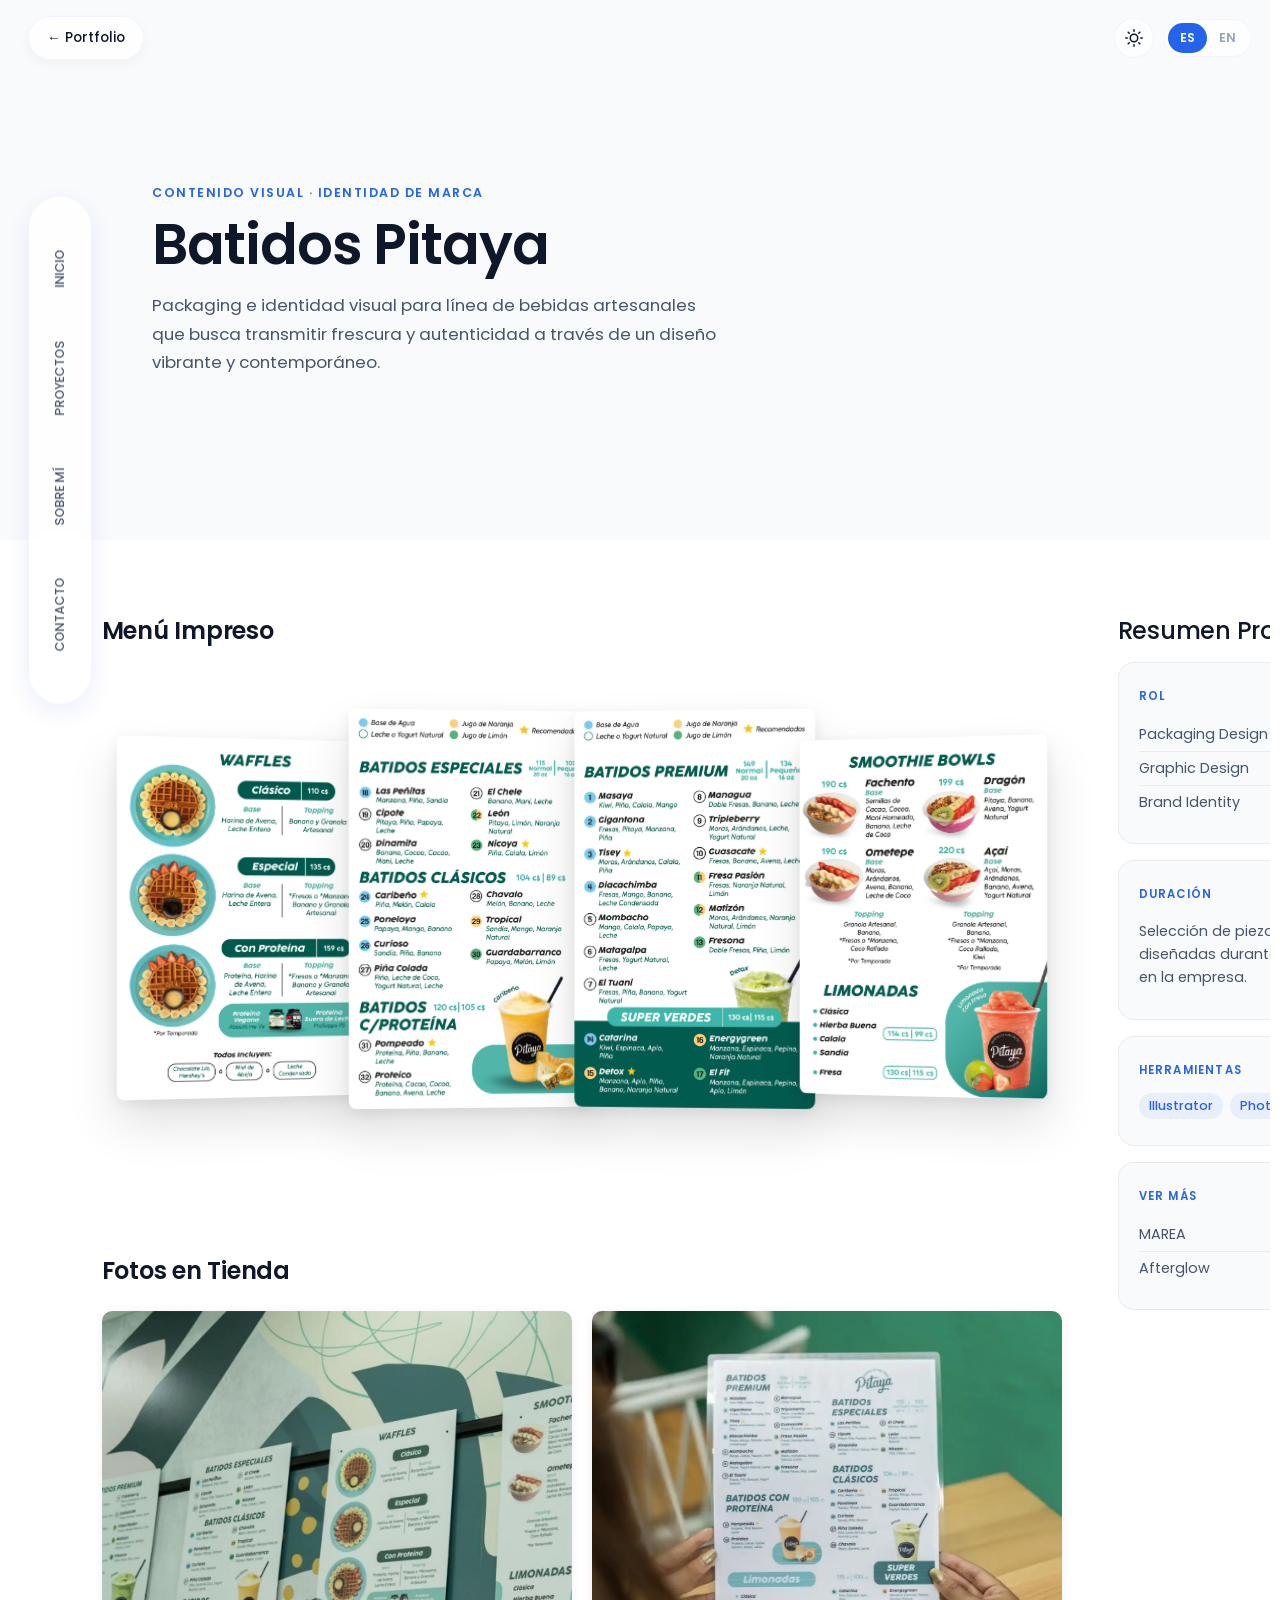
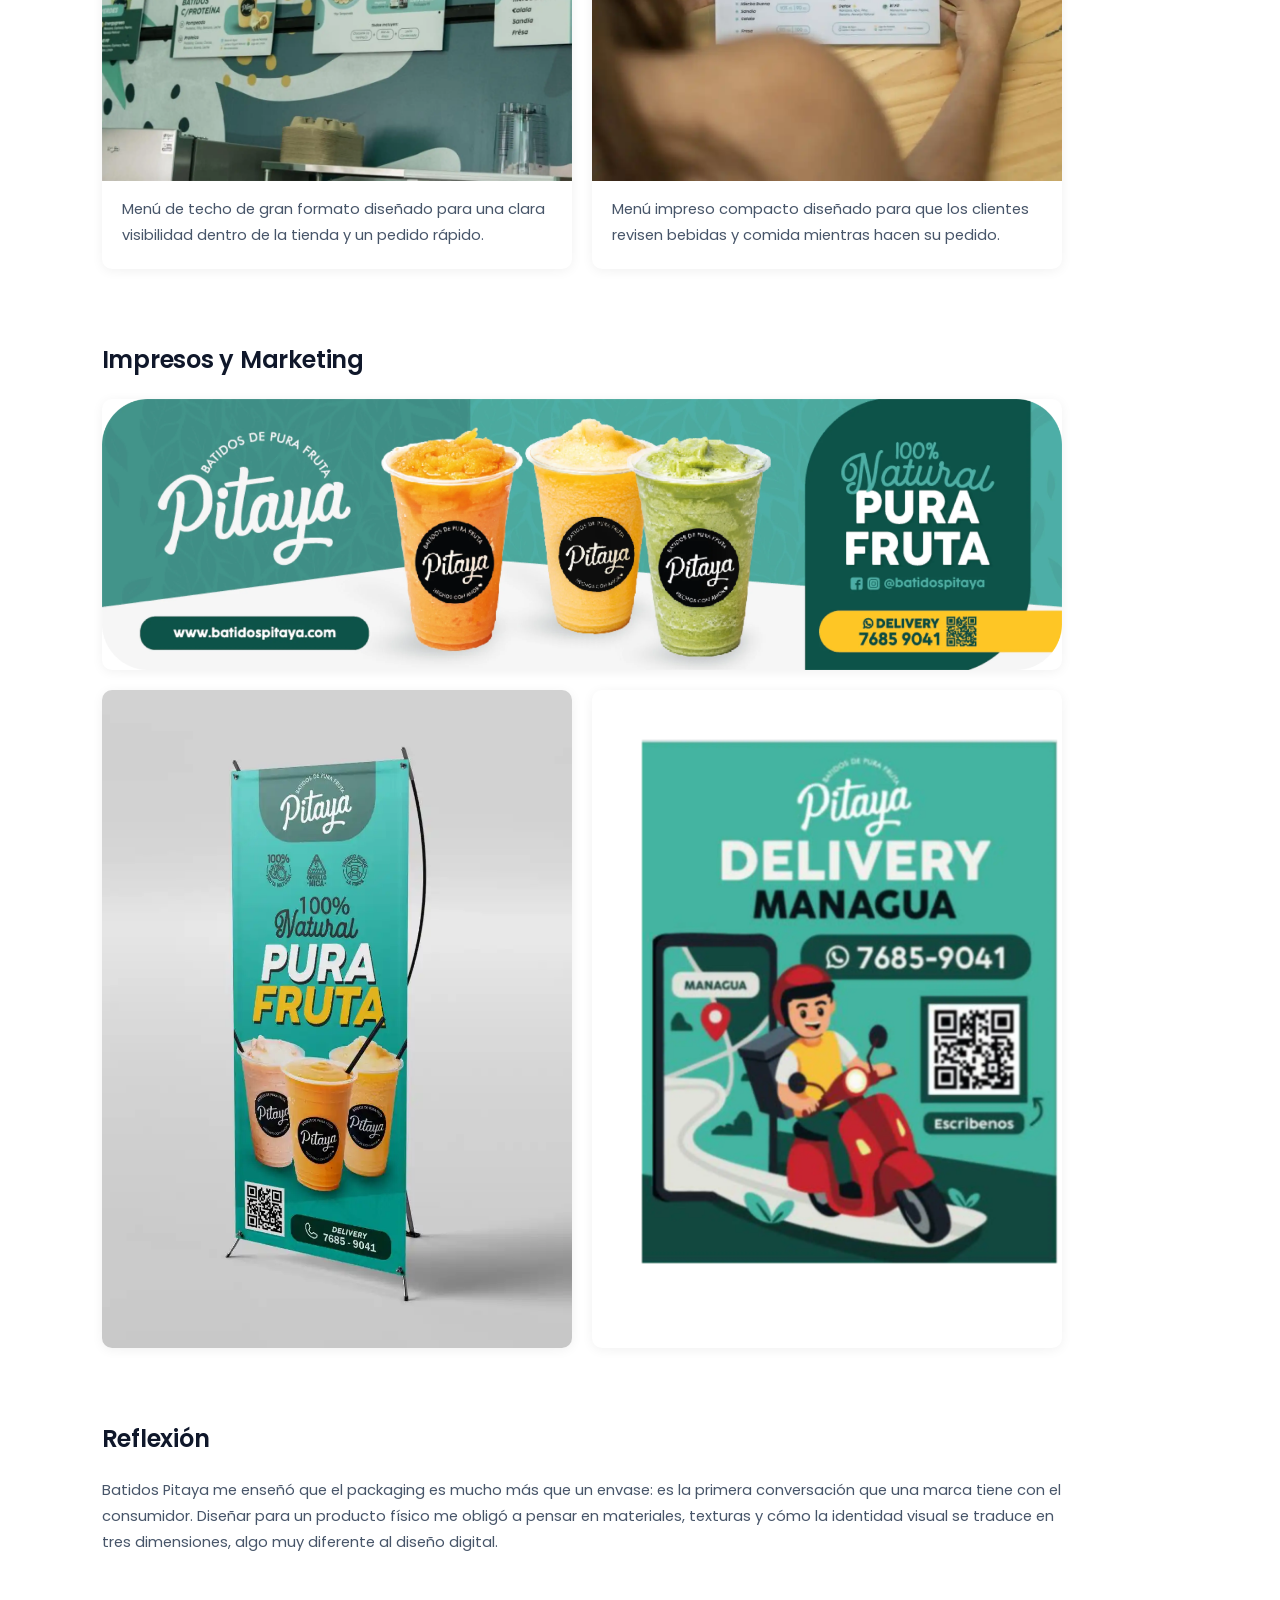
<file: pages/project-batidospitaya.html>
<!DOCTYPE html>
<html lang="es">
<head>
    <meta charset="UTF-8">
    <meta name="viewport" content="width=device-width, initial-scale=1.0">
    <meta name="color-scheme" content="light dark">
    <title data-es="Batidos Pitaya — Rosana Ríos" data-en="Batidos Pitaya — Rosana Ríos">Batidos Pitaya — Rosana Ríos</title>
    <meta name="description" content="Caso de estudio de diseño visual: Packaging e identidad visual para línea de bebidas artesanales.">
    <meta name="theme-color" content="#2563eb">
    <meta property="og:title" content="Batidos Pitaya — Rosana Ríos">
    <meta property="og:description" content="Visual design case study: Packaging and visual identity for an artisanal beverage line.">
    <meta property="og:type" content="article">
    <link rel="stylesheet" href="../css/global.css">
    <link rel="stylesheet" href="../css/project.css">
    <link rel="stylesheet" href="../css/project-batidospitaya.css">
    <link rel="preconnect" href="https://fonts.googleapis.com">
    <link rel="preconnect" href="https://fonts.gstatic.com" crossorigin>
    <link href="https://fonts.googleapis.com/css2?family=Poppins:wght@300;400;500;600;700;800&display=swap" rel="stylesheet">
</head>
<body>
    <a href="#menu" class="skip-link">Saltar al contenido</a>
    <nav class="sidebar" aria-label="Menú principal">
        <a href="../index.html#hero" data-es="INICIO" data-en="HOME">INICIO</a>
        <a href="../index.html#projects" data-es="PROYECTOS" data-en="PROJECTS">PROYECTOS</a>
        <a href="../index.html#about" data-es="SOBRE MÍ" data-en="ABOUT">SOBRE MÍ</a>
        <a href="../index.html#contact" data-es="CONTACTO" data-en="CONTACT">CONTACTO</a>
    </nav>

    <div class="project-topbar">
        <a href="../index.html" class="back-button" data-es="← Portfolio" data-en="← Portfolio">← Portfolio</a>
        <div class="project-topbar-right">
            <button type="button" class="theme-toggle-project" id="themeToggle" aria-label="Toggle dark mode">
                <svg class="sun-icon" width="18" height="18" viewBox="0 0 24 24" fill="none" stroke="currentColor" stroke-width="2" stroke-linecap="round" stroke-linejoin="round" aria-hidden="true"><circle cx="12" cy="12" r="5"/><line x1="12" y1="1" x2="12" y2="3"/><line x1="12" y1="21" x2="12" y2="23"/><line x1="4.22" y1="4.22" x2="5.64" y2="5.64"/><line x1="18.36" y1="18.36" x2="19.78" y2="19.78"/><line x1="1" y1="12" x2="3" y2="12"/><line x1="21" y1="12" x2="23" y2="12"/><line x1="4.22" y1="19.78" x2="5.64" y2="18.36"/><line x1="18.36" y1="5.64" x2="19.78" y2="4.22"/></svg>
                <svg class="moon-icon" width="18" height="18" viewBox="0 0 24 24" fill="none" stroke="currentColor" stroke-width="2" stroke-linecap="round" stroke-linejoin="round" aria-hidden="true"><path d="M21 12.79A9 9 0 1 1 11.21 3 7 7 0 0 0 21 12.79z"/></svg>
            </button>
            <div class="language-switcher" role="group" aria-label="Selector de idioma">
                <button type="button" class="lang-btn active" data-lang="es" aria-label="Español">ES</button>
                <button type="button" class="lang-btn" data-lang="en" aria-label="English">EN</button>
            </div>
        </div>
    </div>

    <!-- HERO -->
    <section class="project-hero">
        <p class="project-category" data-es="Contenido Visual · Identidad de Marca" data-en="Visual Content · Brand Identity">Contenido Visual · Identidad de Marca</p>
        <div class="project-title-row">
            <h1 class="project-title">Batidos Pitaya</h1>
        </div>
        <p class="project-description" data-es="Packaging e identidad visual para línea de bebidas artesanales que busca transmitir frescura y autenticidad a través de un diseño vibrante y contemporáneo." data-en="Packaging and visual identity for an artisanal beverage line that aims to convey freshness and authenticity through vibrant, contemporary design.">Packaging e identidad visual para línea de bebidas artesanales que busca transmitir frescura y autenticidad a través de un diseño vibrante y contemporáneo.</p>
    </section>

    <div class="project-layout">
        <main class="project-main">

            <!-- MENU DESIGNS -->
            <div class="project-section" id="menu">
                <h2 data-es="Menú Impreso" data-en="Printed Menu">Menú Impreso</h2>
                <div class="menu-trifold">
                    <div class="menu-card menu-card-1">
                        <img src="../assets/images/pitaya/menu1.webp" alt="Batidos Pitaya menú — Portada" loading="lazy">
                    </div>
                    <div class="menu-card menu-card-2">
                        <img src="../assets/images/pitaya/menu2.webp" alt="Batidos Pitaya menú — Bebidas principales" loading="lazy">
                    </div>
                    <div class="menu-card menu-card-3">
                        <img src="../assets/images/pitaya/menu3.webp" alt="Batidos Pitaya menú — Postres y extras" loading="lazy">
                    </div>
                    <div class="menu-card menu-card-4">
                        <img src="../assets/images/pitaya/menu4.webp" alt="Batidos Pitaya menú — Versión adicional" loading="lazy">
                    </div>
                </div>
            </div>

            <!-- IN-STORE PHOTOS -->
            <div class="project-section" id="menu-pieces">
                <h2 data-es="Fotos en Tienda" data-en="In-Store Photos">Fotos en Tienda</h2>
                <div class="instore-grid">
                    <div class="instore-item">
                        <img src="../assets/images/pitaya/menu-tienda.webp" alt="Batidos Pitaya — Menú de techo en tienda" loading="lazy">
                        <p class="instore-caption" data-es="Menú de techo de gran formato diseñado para una clara visibilidad dentro de la tienda y un pedido rápido." data-en="Large-format overhead menu designed for clear visibility inside the store and quick ordering.">Menú de techo de gran formato diseñado para una clara visibilidad dentro de la tienda y un pedido rápido.</p>
                    </div>
                    <div class="instore-item">
                        <img src="../assets/images/pitaya/menu-mano.webp" alt="Batidos Pitaya — Menú de mano" loading="lazy">
                        <p class="instore-caption" data-es="Menú impreso compacto diseñado para que los clientes revisen bebidas y comida mientras hacen su pedido." data-en="A compact printed menu designed for customers to browse drinks and food while ordering.">Menú impreso compacto diseñado para que los clientes revisen bebidas y comida mientras hacen su pedido.</p>
                    </div>
                </div>
            </div>

            <!-- PRINT & MARKETING -->
            <div class="project-section" id="print">
                <h2 data-es="Impresos y Marketing" data-en="Print & Marketing">Impresos y Marketing</h2>
                <div class="print-grid">
                    <div class="print-card print-card--large">
                        <img src="../assets/images/pitaya/banner-pitaya.webp" alt="Batidos Pitaya — Banner promocional" loading="lazy">
                    </div>
                    <div class="print-card">
                        <img src="../assets/images/pitaya/rollup.webp" alt="Batidos Pitaya — Rollup" loading="lazy">
                    </div>
                    <div class="print-card">
                        <img src="../assets/images/pitaya/delivery.webp" alt="Batidos Pitaya — Delivery packaging" loading="lazy">
                    </div>
                </div>
            </div>

            <!-- REFLECTION -->
            <div class="project-section" id="reflection">
                <h2 data-es="Reflexión" data-en="Reflection">Reflexión</h2>
                <div class="reflection-content">
                    <p data-es="Batidos Pitaya me enseñó que el packaging es mucho más que un envase: es la primera conversación que una marca tiene con el consumidor. Diseñar para un producto físico me obligó a pensar en materiales, texturas y cómo la identidad visual se traduce en tres dimensiones, algo muy diferente al diseño digital." data-en="Batidos Pitaya taught me that packaging is much more than a container: it's the first conversation a brand has with the consumer. Designing for a physical product pushed me to think about materials, textures, and how visual identity translates into three dimensions, something very different from digital design.">Batidos Pitaya me enseñó que el packaging es mucho más que un envase: es la primera conversación que una marca tiene con el consumidor. Diseñar para un producto físico me obligó a pensar en materiales, texturas y cómo la identidad visual se traduce en tres dimensiones, algo muy diferente al diseño digital.</p>
                </div>
            </div>

        </main>

        <aside class="project-sidebar">
            <h2 data-es="Resumen Proyecto" data-en="Project Overview">Resumen Proyecto</h2>
            <div class="sidebar-card">
                <h3 data-es="Rol" data-en="Role">Rol</h3>
                <ul>
                    <li data-es="Packaging Design" data-en="Packaging Design">Packaging Design</li>
                    <li data-es="Graphic Design" data-en="Graphic Design">Graphic Design</li>
                    <li data-es="Brand Identity" data-en="Brand Identity">Brand Identity</li>
                </ul>
            </div>
            <div class="sidebar-card">
                <h3 data-es="Duración" data-en="Duration">Duración</h3>
                <ul>
                    <li data-es="Selección de piezas diseñadas durante mi etapa en la empresa." data-en="Selected design work created during my time at the company.">Selected design work created during my time at the company.</li>
                </ul>
            </div>
            <div class="sidebar-card">
                <h3 data-es="Herramientas" data-en="Tools">Herramientas</h3>
                <div>
                    <span class="sidebar-tag">Illustrator</span>
                    <span class="sidebar-tag">Photoshop</span>
                </div>
            </div>
            <div class="sidebar-card">
                <h3 data-es="Ver más" data-en="View more">Ver más</h3>
                <ul>
                    <li><a href="project-marea.html" class="sidebar-link" data-es="MAREA" data-en="MAREA">MAREA</a></li>
                    <li><a href="project-afterglow.html" class="sidebar-link" data-es="Afterglow" data-en="Afterglow">Afterglow</a></li>
                </ul>
            </div>
        </aside>
    </div>

    <script src="../js/project.js"></script>
</body>
</html>
</file>
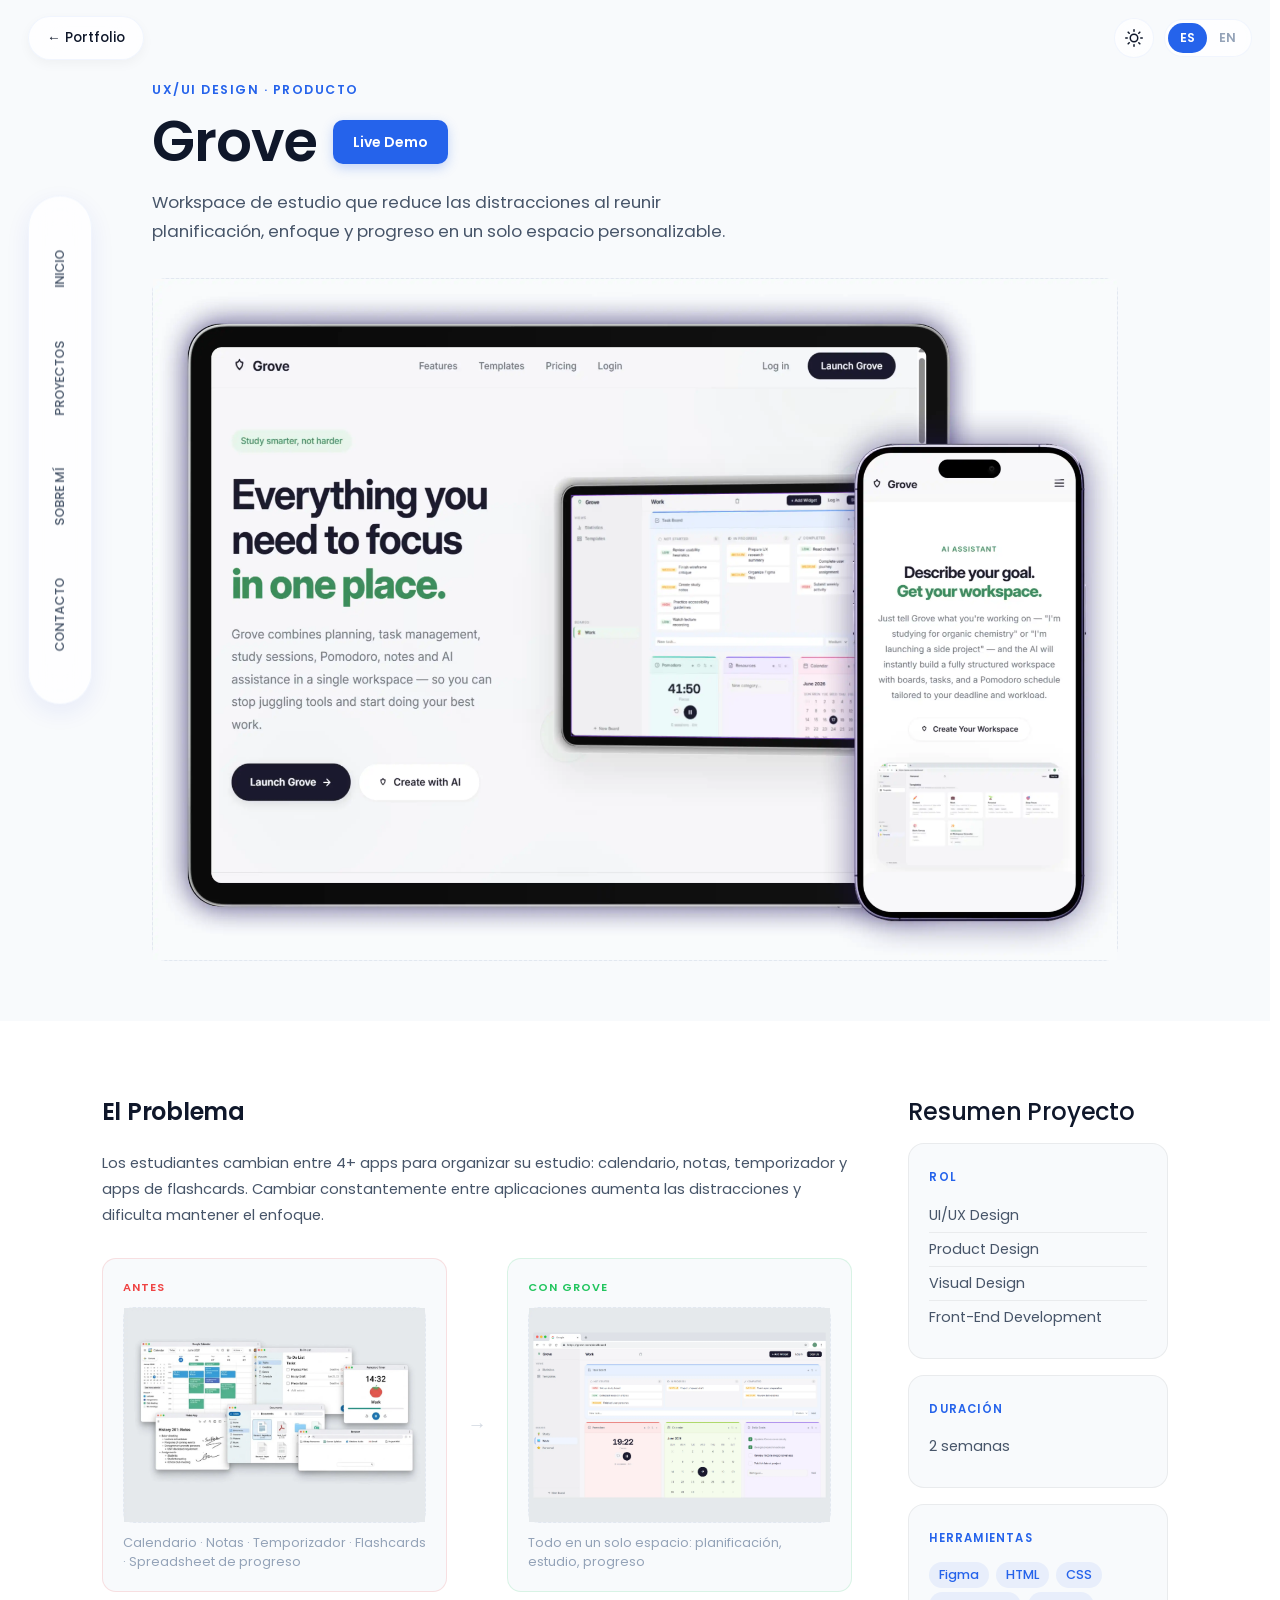
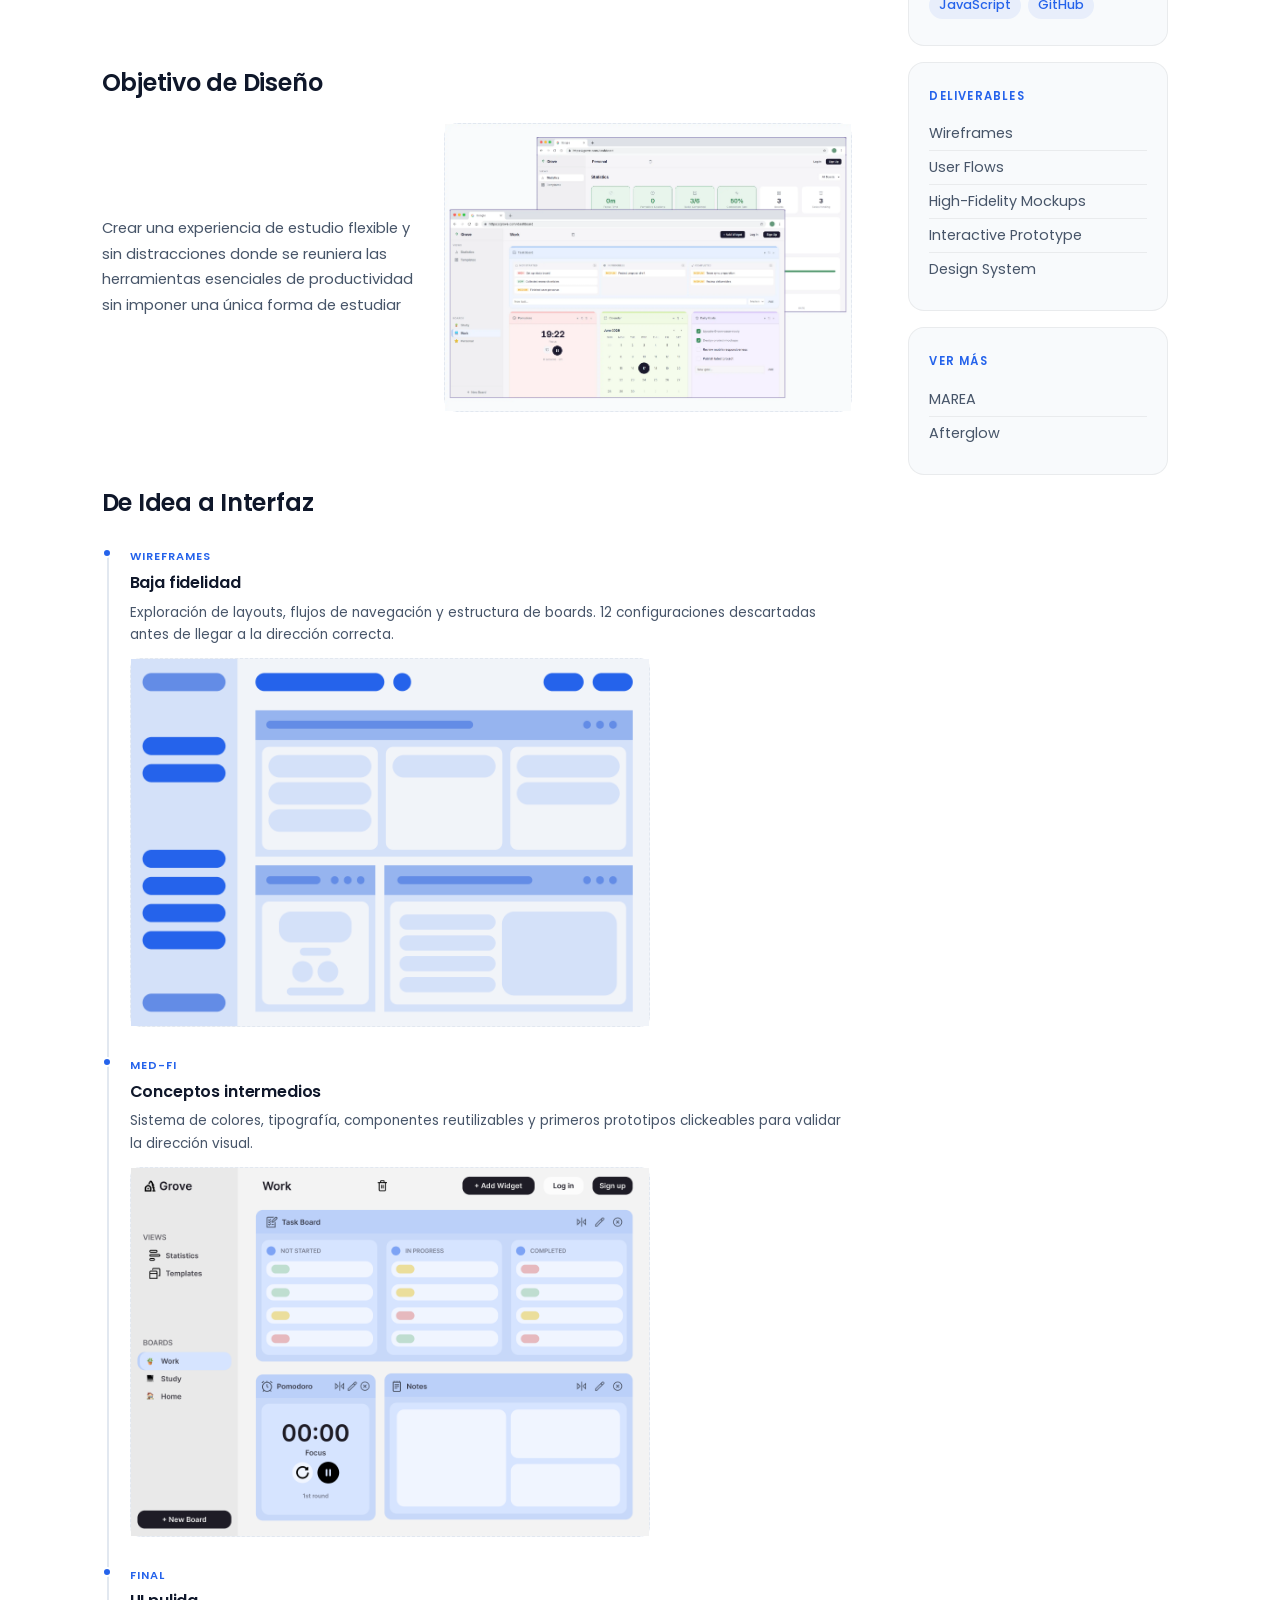
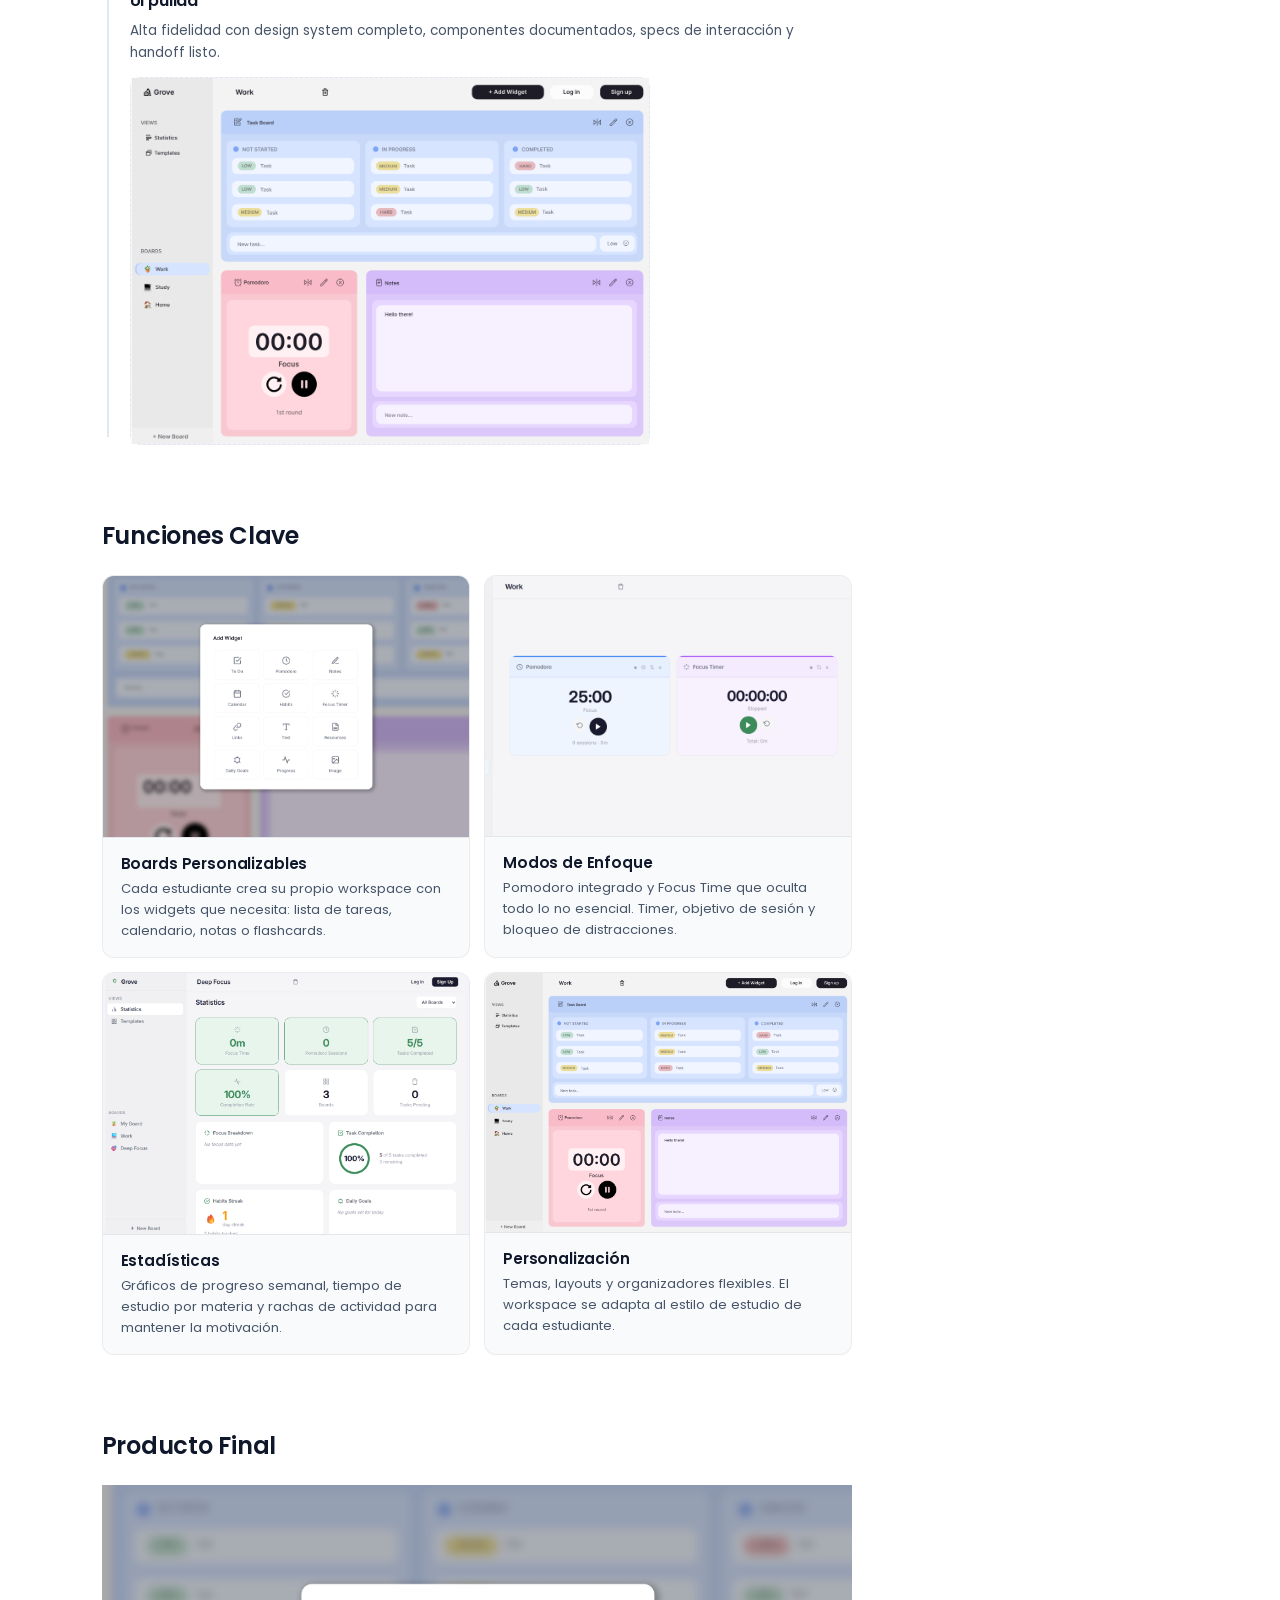
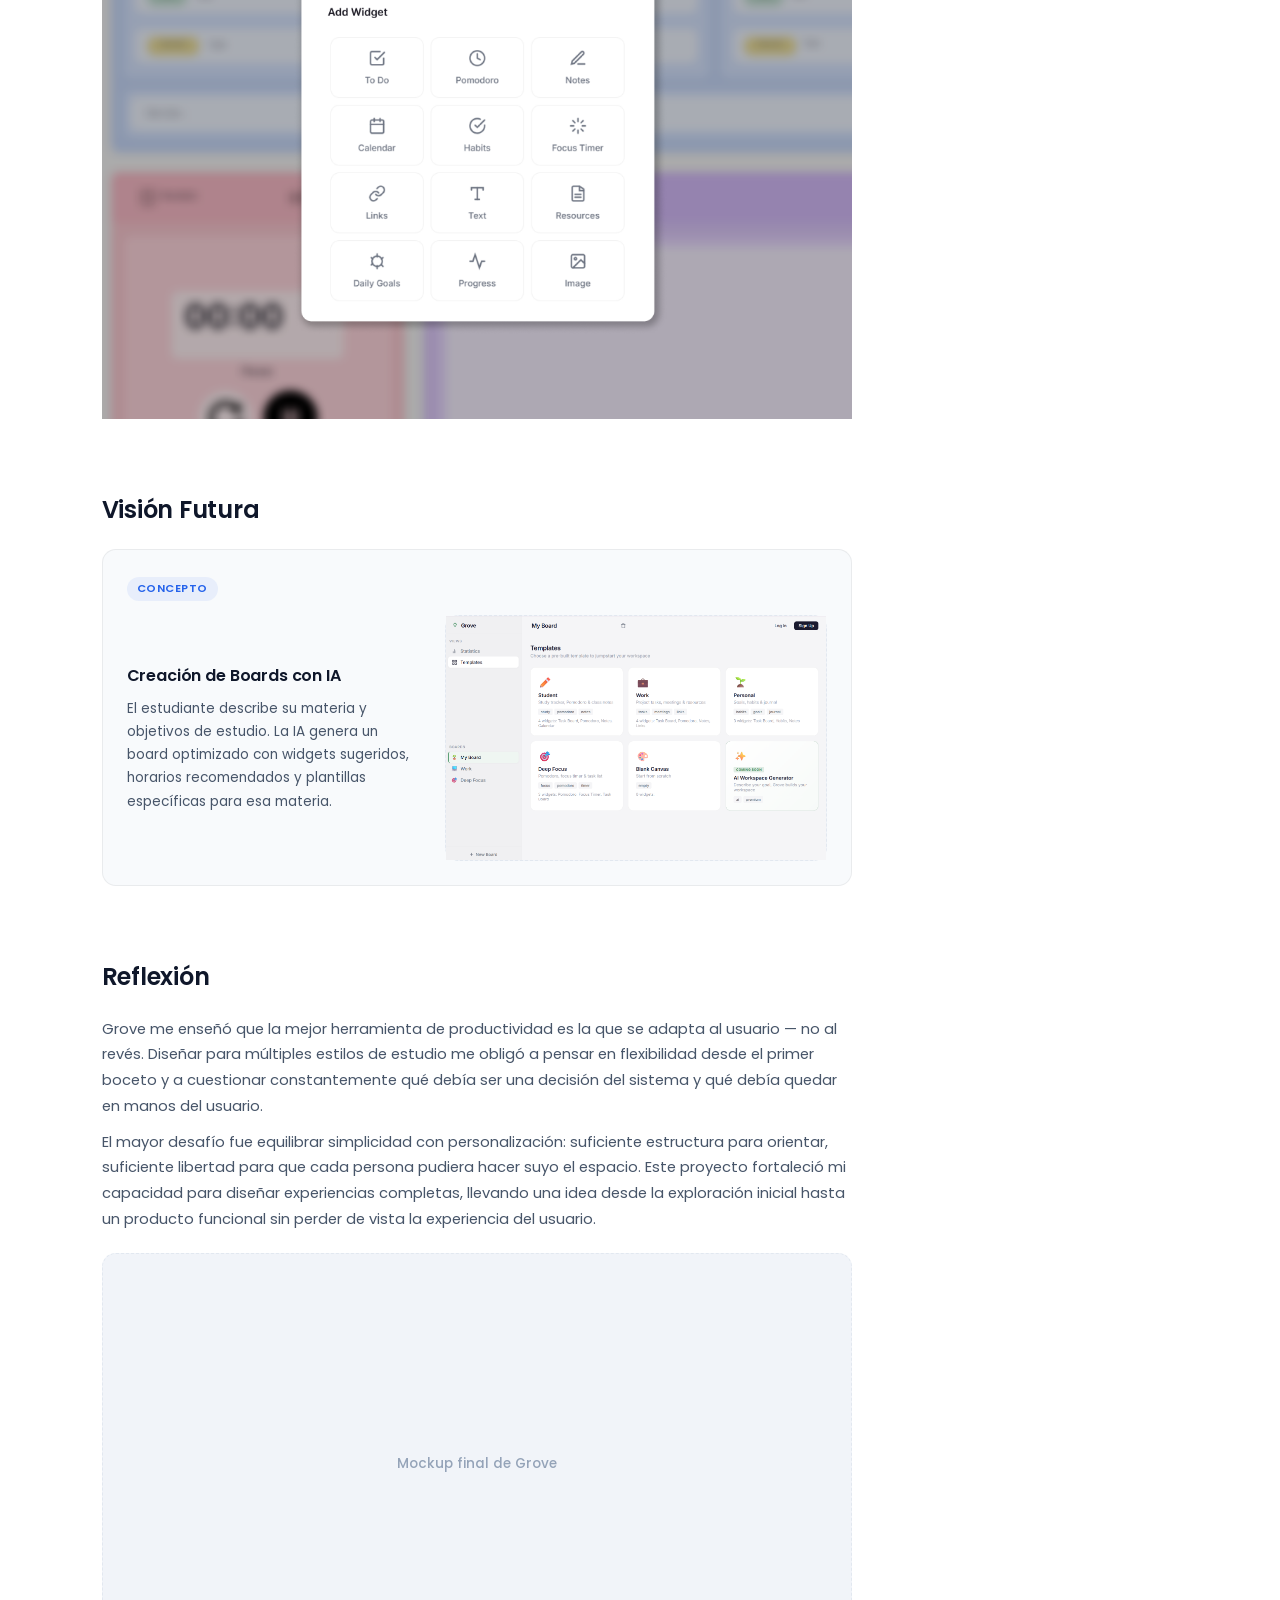
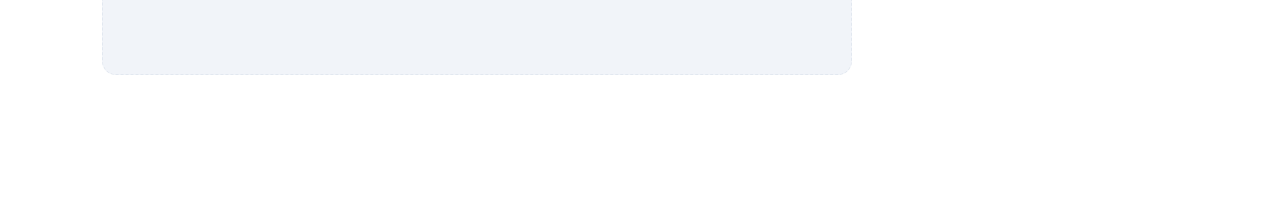
<file: pages/project-grove.html>
<!DOCTYPE html>
<html lang="es">
<head>
    <meta charset="UTF-8">
    <meta name="viewport" content="width=device-width, initial-scale=1.0">
    <meta name="color-scheme" content="light dark">
    <title data-es="Grove — Rosana Ríos" data-en="Grove — Rosana Ríos">Grove — Rosana Ríos</title>
    <meta name="description" content="Caso de estudio UX/UI: Workspace de estudio que reduce distracciones con planificación, enfoque y progreso en un solo espacio.">
    <meta name="theme-color" content="#2563eb">
    <meta property="og:title" content="Grove — Rosana Ríos">
    <meta property="og:description" content="UX/UI case study: Study workspace that reduces distractions with planning, focus, and progress in one space.">
    <meta property="og:type" content="article">
    <link rel="stylesheet" href="../css/global.css">
    <link rel="stylesheet" href="../css/project.css">
    <link rel="preconnect" href="https://fonts.googleapis.com">
    <link rel="preconnect" href="https://fonts.gstatic.com" crossorigin>
    <link href="https://fonts.googleapis.com/css2?family=Poppins:wght@300;400;500;600;700;800&display=swap" rel="stylesheet">
</head>
<body>
    <a href="#problem" class="skip-link">Saltar al contenido</a>
    <nav class="sidebar" aria-label="Menú principal">
        <a href="../index.html#hero" data-es="INICIO" data-en="HOME">INICIO</a>
        <a href="../index.html#projects" data-es="PROYECTOS" data-en="PROJECTS">PROYECTOS</a>
        <a href="../index.html#about" data-es="SOBRE MÍ" data-en="ABOUT">SOBRE MÍ</a>
        <a href="../index.html#contact" data-es="CONTACTO" data-en="CONTACT">CONTACTO</a>
    </nav>

    <div class="project-topbar">
        <a href="../index.html" class="back-button" data-es="← Portfolio" data-en="← Portfolio">← Portfolio</a>
        <div class="project-topbar-right">
            <button type="button" class="theme-toggle-project" id="themeToggle" aria-label="Toggle dark mode">
                <svg class="sun-icon" width="18" height="18" viewBox="0 0 24 24" fill="none" stroke="currentColor" stroke-width="2" stroke-linecap="round" stroke-linejoin="round" aria-hidden="true"><circle cx="12" cy="12" r="5"/><line x1="12" y1="1" x2="12" y2="3"/><line x1="12" y1="21" x2="12" y2="23"/><line x1="4.22" y1="4.22" x2="5.64" y2="5.64"/><line x1="18.36" y1="18.36" x2="19.78" y2="19.78"/><line x1="1" y1="12" x2="3" y2="12"/><line x1="21" y1="12" x2="23" y2="12"/><line x1="4.22" y1="19.78" x2="5.64" y2="18.36"/><line x1="18.36" y1="5.64" x2="19.78" y2="4.22"/></svg>
                <svg class="moon-icon" width="18" height="18" viewBox="0 0 24 24" fill="none" stroke="currentColor" stroke-width="2" stroke-linecap="round" stroke-linejoin="round" aria-hidden="true"><path d="M21 12.79A9 9 0 1 1 11.21 3 7 7 0 0 0 21 12.79z"/></svg>
            </button>
            <div class="language-switcher" role="group" aria-label="Selector de idioma">
                <button type="button" class="lang-btn active" data-lang="es" aria-label="Español">ES</button>
                <button type="button" class="lang-btn" data-lang="en" aria-label="English">EN</button>
            </div>
        </div>
    </div>

    <!-- HERO -->
    <section class="project-hero">
        <p class="project-category" data-es="UX/UI Design · Producto" data-en="UX/UI Design · Product">UX/UI Design · Producto</p>
        <div class="project-title-row">
            <h1 class="project-title">Grove</h1>
            <a href="https://rossrrios.github.io/Grove/" target="_blank" rel="noopener noreferrer" class="live-demo-btn" data-es="Live Demo" data-en="Live Demo">
                <span>Live Demo</span>
                <svg width="14" height="14" viewBox="0 0 24 24" fill="none" stroke="currentColor" stroke-width="2" stroke-linecap="round" stroke-linejoin="round" aria-hidden="true"><path d="M18 13v6a2 2 0 0 1-2 2H5a2 2 0 0 1-2-2V8a2 2 0 0 1 2-2h6"/><polyline points="15 3 21 3 21 9"/><line x1="10" y1="14" x2="21" y2="3"/></svg>
            </a>
        </div>
        <p class="project-description" data-es="Workspace de estudio que reduce las distracciones al reunir planificación, enfoque y progreso en un solo espacio personalizable." data-en="A study workspace that reduces distractions by bringing planning, focus, and progress into one customizable space.">Workspace de estudio que reduce las distracciones al reunir planificación, enfoque y progreso en un solo espacio personalizable.</p>
        <div class="project-hero-mockup">
            <div class="mockup-placeholder"><img src="../assets/images/grove/grove-mockup.webp" alt="Grove task management view" loading="lazy" /></div>
        </div>
    </section>

    <div class="project-layout">
        <main class="project-main">

            <!-- 2. THE PROBLEM -->
            <div class="project-section" id="problem">
                <h2 data-es="El Problema" data-en="The Problem">El Problema</h2>
                <p class="section-intro" data-es="Los estudiantes cambian entre 4+ apps para organizar su estudio: calendario, notas, temporizador y apps de flashcards. Cambiar constantemente entre aplicaciones aumenta las distracciones y dificulta mantener el enfoque." data-en="Students switch between 4+ apps to organize their study: calendar, notes, timer, and flashcard apps. Constantly switching between apps increases distractions and makes it harder to stay focused.">Los estudiantes cambian entre 4+ apps para organizar su estudio: calendario, notas, temporizador y apps de flashcards. Cambiar constantemente entre aplicaciones aumenta las distracciones y dificulta mantener el enfoque.</p>
                <div class="comparison-layout">
                    <div class="comparison-side comparison-before">
                        <span class="comparison-label" data-es="Antes" data-en="Before">Antes</span>
                        <div class="comparison-mockup"><img src="../assets/images/grove/before-mockup.webp" alt="Before: Multiple disconnected apps" loading="lazy" /></div>
                        <p data-es="Calendario · Notas · Temporizador · Flashcards · Spreadsheet de progreso" data-en="Calendar · Notes · Timer · Flashcards · Progress spreadsheet">Calendario · Notas · Temporizador · Flashcards · Spreadsheet de progreso</p>
                    </div>
                    <div class="comparison-arrow" aria-hidden="true">→</div>
                    <div class="comparison-side comparison-after">
                        <span class="comparison-label" data-es="Con Grove" data-en="With Grove">Con Grove</span>
                        <div class="comparison-mockup"><img src="../assets/images/grove/after-mockup.webp" alt="With Grove: Unified workspace" loading="lazy" /></div>
                        <p data-es="Todo en un solo espacio: planificación, estudio, progreso" data-en="Everything in one space: planning, study, progress">Todo en un solo espacio: planificación, estudio, progreso</p>
                    </div>
                </div>
            </div>

            <!-- 3. DESIGN GOAL -->
            <div class="project-section" id="goal">
                <h2 data-es="Objetivo de Diseño" data-en="Design Goal">Objetivo de Diseño</h2>
                <div class="goal-layout">
                    <div class="goal-text">
                        <p data-es="Crear una experiencia de estudio flexible y sin distracciones donde se reuniera las herramientas esenciales de productividad sin imponer una única forma de estudiar" data-en="The goal was to create a flexible workspace that combines essential productivity tools without forcing users into a single study method.">Crear una experiencia de estudio flexible y sin distracciones donde se reuniera las herramientas esenciales de productividad sin imponer una única forma de estudiar.</p>
                    </div>
                    <div class="goal-mockup">
                        <div class="mockup-placeholder"><img src="../assets/images/grove/grove-mockup3.webp" alt="Grove design goal"></div>
                    </div>
                </div>
            </div>

            <!-- 4. FROM IDEA TO INTERFACE -->
            <div class="project-section" id="process">
                <h2 data-es="De Idea a Interfaz" data-en="From Idea to Interface">De Idea a Interfaz</h2>
                <div class="timeline">
                    <div class="timeline-step">
                        <div class="timeline-marker"></div>
                        <div class="timeline-content">
                            <span class="timeline-phase" data-es="Wireframes" data-en="Wireframes">Wireframes</span>
                            <h3 data-es="Baja fidelidad" data-en="Low fidelity">Baja fidelidad</h3>
                            <p data-es="Exploración de layouts, flujos de navegación y estructura de boards. 12 configuraciones descartadas antes de llegar a la dirección correcta." data-en="Layout exploration, navigation flows, and board structure. 12 configurations discarded before finding the right direction.">Exploración de layouts, flujos de navegación y estructura de boards. 12 configuraciones descartadas antes de llegar a la dirección correcta.</p>
                            <div class="timeline-mockup"><img src="../assets/images/grove/wireframe-dashboard.png" alt="Low-fidelity wireframes"></div>
                        </div>
                    </div>
                    <div class="timeline-step">
                        <div class="timeline-marker"></div>
                        <div class="timeline-content">
                            <span class="timeline-phase" data-es="Med-Fi" data-en="Mid-Fi">Med-Fi</span>
                            <h3 data-es="Conceptos intermedios" data-en="Mid-fidelity concepts">Conceptos intermedios</h3>
                            <p data-es="Sistema de colores, tipografía, componentes reutilizables y primeros prototipos clickeables para validar la dirección visual." data-en="Color system, typography, reusable components, and first clickable prototypes to validate the visual direction.">Sistema de colores, tipografía, componentes reutilizables y primeros prototipos clickeables para validar la dirección visual.</p>
                            <div class="timeline-mockup"><img src="../assets/images/grove/grove-midfi.png" alt="Mid-fidelity concepts"></div>
                        </div>
                    </div>
                    <div class="timeline-step">
                        <div class="timeline-marker"></div>
                        <div class="timeline-content">
                            <span class="timeline-phase" data-es="Final" data-en="Final">Final</span>
                            <h3 data-es="UI pulida" data-en="Polished UI">UI pulida</h3>
                            <p data-es="Alta fidelidad con design system completo, componentes documentados, specs de interacción y handoff listo." data-en="High fidelity with complete design system, documented components, interaction specs, and handoff-ready.">Alta fidelidad con design system completo, componentes documentados, specs de interacción y handoff listo.</p>
                            <div class="timeline-mockup"><img src="../assets/images/grove/grove-finalui.png" alt="Final Grove UI"></div>
                        </div>
                    </div>
                </div>
            </div>

            <!-- 5. KEY FEATURES -->
            <div class="project-section" id="features">
                <h2 data-es="Funciones Clave" data-en="Key Features">Funciones Clave</h2>
                <div class="features-grid">
                    <div class="feature-card">
                        <div class="feature-mockup"><img src="../assets/images/grove/grove-boards.png" alt="Grove personalizable boards"></div>
                        <h3 data-es="Boards Personalizables" data-en="Custom Boards">Boards Personalizables</h3>
                        <p data-es="Cada estudiante crea su propio workspace con los widgets que necesita: lista de tareas, calendario, notas o flashcards." data-en="Each student creates their own workspace with the widgets they need: task list, calendar, notes, or flashcards.">Cada estudiante crea su propio workspace con los widgets que necesita: lista de tareas, calendario, notas o flashcards.</p>
                    </div>
                    <div class="feature-card">
                        <div class="feature-mockup"><img src="../assets/images/grove/grove-boards3.png" alt="Grove focus modes"></div>
                        <h3 data-es="Modos de Enfoque" data-en="Focus Modes">Modos de Enfoque</h3>
                        <p data-es="Pomodoro integrado y Focus Time que oculta todo lo no esencial. Timer, objetivo de sesión y bloqueo de distracciones." data-en="Built-in Pomodoro and Focus Time that hides everything non-essential. Timer, session goal, and distraction blocking.">Pomodoro integrado y Focus Time que oculta todo lo no esencial. Timer, objetivo de sesión y bloqueo de distracciones.</p>
                    </div>
                    <div class="feature-card">
                        <div class="feature-mockup"><img src="../assets/images/grove/grove-boards2.png" alt="Grove statistics dashboard"></div>
                        <h3 data-es="Estadísticas" data-en="Statistics">Estadísticas</h3>
                        <p data-es="Gráficos de progreso semanal, tiempo de estudio por materia y rachas de actividad para mantener la motivación." data-en="Weekly progress charts, study time per subject, and activity streaks to maintain motivation.">Gráficos de progreso semanal, tiempo de estudio por materia y rachas de actividad para mantener la motivación.</p>
                    </div>
                    <div class="feature-card">
                        <div class="feature-mockup"><img src="../assets/images/grove/grove-finalui.png" alt="Grove personalization options"></div>
                        <h3 data-es="Personalización" data-en="Personalization">Personalización</h3>
                        <p data-es="Temas, layouts y organizadores flexibles. El workspace se adapta al estilo de estudio de cada estudiante." data-en="Themes, layouts, and flexible organizers. The workspace adapts to each student's study style.">Temas, layouts y organizadores flexibles. El workspace se adapta al estilo de estudio de cada estudiante.</p>
                    </div>
                </div>
            </div>

            <!-- 6. DESIGN DECISIONS -->
            <div class="project-section" id="decisions">
                <h2 data-es="Producto Final" data-en="Final Product">Producto Final</h2>
                <div class="decision-layout">
                    <div class="decision-text">
                        <img src="../assets/images/grove/grove-boards.png" alt="Grove boards feature" class="decision-mockup-img">
                    </div>
                </div>
            </div>

            <!-- 7. FUTURE VISION -->
            <div class="project-section" id="future">
                <h2 data-es="Visión Futura" data-en="Future Vision">Visión Futura</h2>
                <div class="future-card">
                    <div class="future-badge" data-es="Concepto" data-en="Concept">Concepto</div>
                    <div class="future-layout">
                        <div class="future-text">
                            <h3 data-es="Creación de Boards con IA" data-en="AI-Assisted Board Creation">Creación de Boards con IA</h3>
                            <p data-es="El estudiante describe su materia y objetivos de estudio. La IA genera un board optimizado con widgets sugeridos, horarios recomendados y plantillas específicas para esa materia." data-en="The student describes their subject and study goals. The AI generates an optimized board with suggested widgets, recommended schedules, and subject-specific templates.">El estudiante describe su materia y objetivos de estudio. La IA genera un board optimizado con widgets sugeridos, horarios recomendados y plantillas específicas para esa materia.</p>
                        </div>
                        <div class="future-mockup">
                            <div class="mockup-placeholder"><img src="../assets/images/grove/grove-ia.png" alt="Grove boards feature"></div>
                        </div>
                    </div>
                </div>
            </div>

            <!-- 8. REFLECTION -->
            <div class="project-section" id="reflection">
                <h2 data-es="Reflexión" data-en="Reflection">Reflexión</h2>
                <div class="reflection-content">
                    <p data-es="Grove me enseñó que la mejor herramienta de productividad es la que se adapta al usuario — no al revés. Diseñar para múltiples estilos de estudio me obligó a pensar en flexibilidad desde el primer boceto y a cuestionar constantemente qué debía ser una decisión del sistema y qué debía quedar en manos del usuario." data-en="Grove taught me that the best productivity tool is the one that adapts to the user — not the other way around. Designing for different study styles pushed me to think about flexibility from the very first sketch and constantly question which decisions should be made by the system and which should remain in the user's hands.">Grove me enseñó que la mejor herramienta de productividad es la que se adapta al usuario — no al revés. Diseñar para múltiples estilos de estudio me obligó a pensar en flexibilidad desde el primer boceto y a cuestionar constantemente qué debía ser una decisión del sistema y qué debía quedar en manos del usuario.</p>
                    <p data-es="El mayor desafío fue equilibrar simplicidad con personalización: suficiente estructura para orientar, suficiente libertad para que cada persona pudiera hacer suyo el espacio. Este proyecto fortaleció mi capacidad para diseñar experiencias completas, llevando una idea desde la exploración inicial hasta un producto funcional sin perder de vista la experiencia del usuario." data-en="The biggest challenge was balancing simplicity with personalization: enough structure to provide guidance, enough freedom to make the workspace feel personal. This project strengthened my ability to design complete experiences, taking an idea from early exploration to a functional product while keeping the user experience at the center of every decision.">El mayor desafío fue equilibrar simplicidad con personalización: suficiente estructura para orientar, suficiente libertad para que cada persona pudiera hacer suyo el espacio. Este proyecto fortaleció mi capacidad para diseñar experiencias completas, llevando una idea desde la exploración inicial hasta un producto funcional sin perder de vista la experiencia del usuario.</p>
                </div>
                <div class="reflection-mockup">
                    <div class="mockup-placeholder mockup-large" data-es="Mockup final de Grove" data-en="Final Grove mockup">Mockup final de Grove</div>
                </div>
            </div>

        </main>

        <aside class="project-sidebar">
            <h2 data-es="Resumen Proyecto" data-en="Project Overview">Resumen Proyecto</h2>
            <div class="sidebar-card">
                <h3 data-es="Rol" data-en="Role">Rol</h3>
                <ul>
                    <li data-es="UI/UX Design" data-en="UI/UX Design">UI/UX Design</li>
                    <li data-es="Product Design" data-en="Product Design">Product Design</li>
                    <li data-es="Visual Design" data-en="Visual Design">Visual Design</li>
                    <li data-es="Front-End Development" data-en="Front-End Development">Front-End Development</li>
                </ul>
            </div>
            <div class="sidebar-card">
                <h3 data-es="Duración" data-en="Duration">Duración</h3>
                <ul>
                    <li data-es="2 semanas" data-en="2 weeks">2 semanas</li>
                </ul>
            </div>
            <div class="sidebar-card">
                <h3 data-es="Herramientas" data-en="Tools">Herramientas</h3>
                <div>
                    <span class="sidebar-tag">Figma</span>
                    <span class="sidebar-tag">HTML</span>
                    <span class="sidebar-tag">CSS</span>
                    <span class="sidebar-tag">JavaScript</span>
                    <span class="sidebar-tag">GitHub</span>
                </div>
            </div>
            <div class="sidebar-card">
                <h3 data-es="Deliverables" data-en="Deliverables">Deliverables</h3>
                <ul>
                    <li data-es="Wireframes" data-en="Wireframes">Wireframes</li>
                    <li data-es="User Flows" data-en="User Flows">User Flows</li>
                    <li data-es="High-Fidelity Mockups" data-en="High-Fidelity Mockups">High-Fidelity Mockups</li>
                    <li data-es="Interactive Prototype" data-en="Interactive Prototype">Interactive Prototype</li>
                    <li data-es="Design System" data-en="Design System">Design System</li>
                </ul>
            </div>
            <div class="sidebar-card">
                <h3 data-es="Ver más" data-en="View more">Ver más</h3>
                <ul>
                    <li><a href="project-marea.html" class="sidebar-link" data-es="MAREA" data-en="MAREA">MAREA</a></li>
                    <li><a href="project-afterglow.html" class="sidebar-link" data-es="Afterglow" data-en="Afterglow">Afterglow</a></li>
                </ul>
            </div>
        </aside>
    </div>

    <script src="../js/project.js"></script>
</body>
</html>
</file>
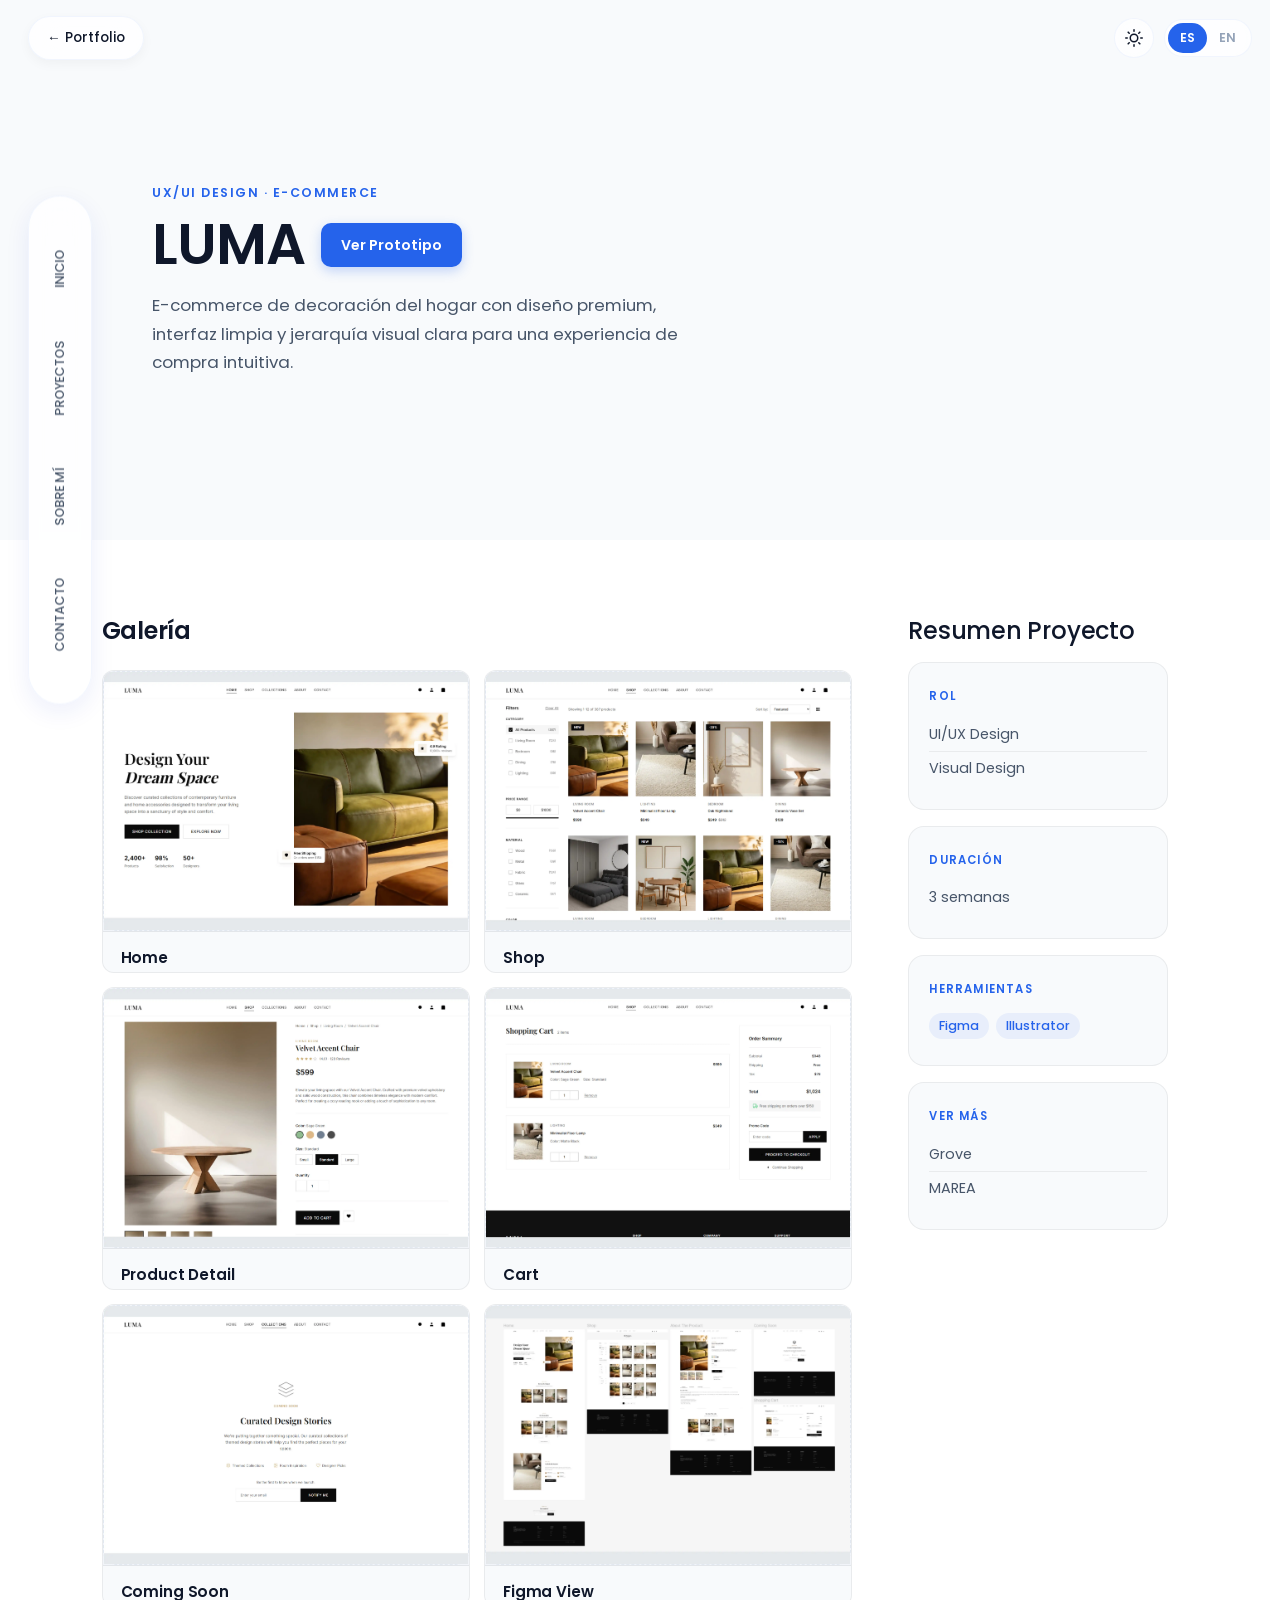
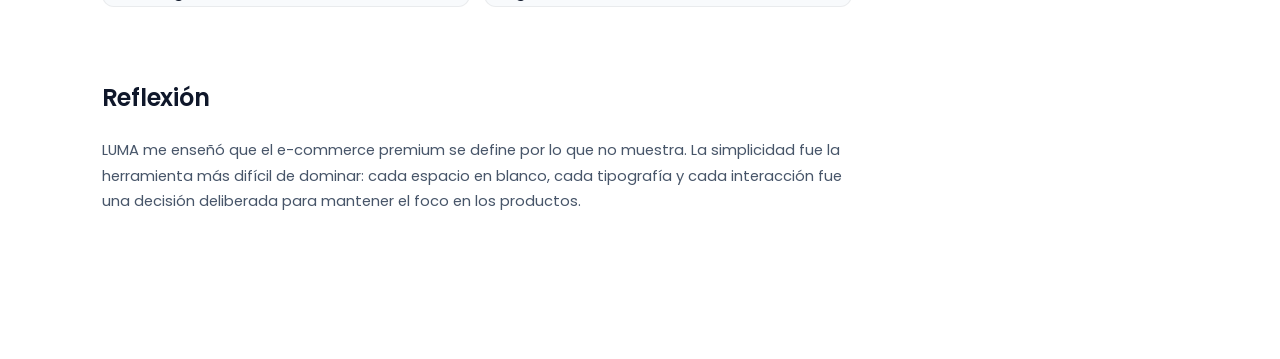
<file: pages/project-luma.html>
<!DOCTYPE html>
<html lang="es">
<head>
    <meta charset="UTF-8">
    <meta name="viewport" content="width=device-width, initial-scale=1.0">
    <meta name="color-scheme" content="light dark">
    <title data-es="LUMA — Rosana Ríos" data-en="LUMA — Rosana Ríos">LUMA — Rosana Ríos</title>
    <meta name="description" content="Caso de estudio UX/UI: E-commerce de decoración del hogar con diseño premium e interfaz limpia.">
    <meta name="theme-color" content="#2563eb">
    <meta property="og:title" content="LUMA — Rosana Ríos">
    <meta property="og:description" content="UX/UI case study: Home decor e-commerce with premium design and clean interface.">
    <meta property="og:type" content="article">
    <link rel="stylesheet" href="../css/global.css">
    <link rel="stylesheet" href="../css/project.css">
    <link rel="preconnect" href="https://fonts.googleapis.com">
    <link rel="preconnect" href="https://fonts.gstatic.com" crossorigin>
    <link href="https://fonts.googleapis.com/css2?family=Poppins:wght@300;400;500;600;700;800&display=swap" rel="stylesheet">
</head>
<body>
    <a href="#gallery" class="skip-link">Saltar al contenido</a>
    <nav class="sidebar" aria-label="Menú principal">
        <a href="../index.html#hero" data-es="INICIO" data-en="HOME">INICIO</a>
        <a href="../index.html#projects" data-es="PROYECTOS" data-en="PROJECTS">PROYECTOS</a>
        <a href="../index.html#about" data-es="SOBRE MÍ" data-en="ABOUT">SOBRE MÍ</a>
        <a href="../index.html#contact" data-es="CONTACTO" data-en="CONTACT">CONTACTO</a>
    </nav>

    <div class="project-topbar">
        <a href="../index.html" class="back-button" data-es="← Portfolio" data-en="← Portfolio">← Portfolio</a>
        <div class="project-topbar-right">
            <button type="button" class="theme-toggle-project" id="themeToggle" aria-label="Toggle dark mode">
                <svg class="sun-icon" width="18" height="18" viewBox="0 0 24 24" fill="none" stroke="currentColor" stroke-width="2" stroke-linecap="round" stroke-linejoin="round" aria-hidden="true"><circle cx="12" cy="12" r="5"/><line x1="12" y1="1" x2="12" y2="3"/><line x1="12" y1="21" x2="12" y2="23"/><line x1="4.22" y1="4.22" x2="5.64" y2="5.64"/><line x1="18.36" y1="18.36" x2="19.78" y2="19.78"/><line x1="1" y1="12" x2="3" y2="12"/><line x1="21" y1="12" x2="23" y2="12"/><line x1="4.22" y1="19.78" x2="5.64" y2="18.36"/><line x1="18.36" y1="5.64" x2="19.78" y2="4.22"/></svg>
                <svg class="moon-icon" width="18" height="18" viewBox="0 0 24 24" fill="none" stroke="currentColor" stroke-width="2" stroke-linecap="round" stroke-linejoin="round" aria-hidden="true"><path d="M21 12.79A9 9 0 1 1 11.21 3 7 7 0 0 0 21 12.79z"/></svg>
            </button>
            <div class="language-switcher" role="group" aria-label="Selector de idioma">
                <button type="button" class="lang-btn active" data-lang="es" aria-label="Español">ES</button>
                <button type="button" class="lang-btn" data-lang="en" aria-label="English">EN</button>
            </div>
        </div>
    </div>

    <!-- HERO -->
    <section class="project-hero">
        <p class="project-category" data-es="UX/UI Design · E-Commerce" data-en="UX/UI Design · E-Commerce">UX/UI Design · E-Commerce</p>
        <div class="project-title-row">
            <h1 class="project-title">LUMA</h1>
            <a href="https://rossrrios.github.io/Luma/" target="_blank" rel="noopener noreferrer" class="live-demo-btn" data-es="Ver Prototipo" data-en="View Prototype">
                <span data-es="Ver Prototipo" data-en="View Prototype">Ver Prototipo</span>
                <svg width="14" height="14" viewBox="0 0 24 24" fill="none" stroke="currentColor" stroke-width="2" stroke-linecap="round" stroke-linejoin="round" aria-hidden="true"><path d="M18 13v6a2 2 0 0 1-2 2H5a2 2 0 0 1-2-2V8a2 2 0 0 1 2-2h6"/><polyline points="15 3 21 3 21 9"/><line x1="10" y1="14" x2="21" y2="3"/></svg>
            </a>
        </div>
        <p class="project-description" data-es="E-commerce de decoración del hogar con diseño premium, interfaz limpia y jerarquía visual clara para una experiencia de compra intuitiva." data-en="Home decor e-commerce with premium design, clean interface, and clear visual hierarchy for an intuitive shopping experience.">E-commerce de decoración del hogar con diseño premium, interfaz limpia y jerarquía visual clara para una experiencia de compra intuitiva.</p>
    </section>

    <div class="project-layout">
        <main class="project-main">

            <!-- GALLERY -->
            <div class="project-section" id="gallery">
                <h2 data-es="Galería" data-en="Gallery">Galería</h2>
                <div class="features-grid">
                    <div class="feature-card">
                        <div class="feature-mockup">
                            <!-- Home Page Mockup -->
                            <div class="mockup-placeholder"><img src="../assets/images/luma/luma-home.webp" alt="LUMA home page" loading="lazy" /></div>
                        </div>
                        <h3 data-es="Home" data-en="Home">Home</h3>
                    </div>
                    <div class="feature-card">
                        <div class="feature-mockup">
                            <!-- Shop Page Mockup -->
                            <div class="mockup-placeholder"><img src="../assets/images/luma/luma-shop.webp" alt="LUMA shop page" loading="lazy" /></div>
                        </div>
                        <h3 data-es="Shop" data-en="Shop">Shop</h3>
                    </div>
                    <div class="feature-card">
                        <div class="feature-mockup">
                            <!-- Product Detail Mockup -->
                            <div class="mockup-placeholder"><img src="../assets/images/luma/luma-product.webp" alt="LUMA product detail" loading="lazy" /></div>
                        </div>
                        <h3 data-es="Product Detail" data-en="Product Detail">Product Detail</h3>
                    </div>
                    <div class="feature-card">
                        <div class="feature-mockup">
                            <!-- Shopping Cart Mockup -->
                            <div class="mockup-placeholder"><img src="../assets/images/luma/luma-cart.webp" alt="LUMA shopping cart" loading="lazy" /></div>
                        </div>
                        <h3 data-es="Cart" data-en="Cart">Cart</h3>
                    </div>
                    <div class="feature-card">
                        <div class="feature-mockup">
                            <!-- Checkout Mockup -->
                            <div class="mockup-placeholder"><img src="../assets/images/luma/luma-comingsoon.webp" alt="LUMA checkout" loading="lazy" /></div>
                        </div>
                        <h3 data-es="Coming Soon" data-en="Coming Soon">Coming Soon</h3>
                    </div>
                    <div class="feature-card">
                        <div class="feature-mockup">
                            <!-- Components Mockup -->
                            <div class="mockup-placeholder"><img src="../assets/images/luma/luma3.webp" alt="LUMA components" loading="lazy" /></div>
                        </div>
                        <h3 data-es="Figma View" data-en="Figma View">Figma View</h3>
                    </div>
                </div>
            </div>

            <!-- REFLECTION -->
            <div class="project-section" id="reflection">
                <h2 data-es="Reflexión" data-en="Reflection">Reflexión</h2>
                <div class="reflection-content">
                    <p data-es="LUMA me enseñó que el e-commerce premium se define por lo que no muestra. La simplicidad fue la herramienta más difícil de dominar: cada espacio en blanco, cada tipografía y cada interacción fue una decisión deliberada para mantener el foco en los productos." data-en="LUMA taught me that premium e-commerce is defined by what it doesn't show. Simplicity was the hardest tool to master: every white space, every typeface, and every interaction was a deliberate decision to keep the focus on the products.">LUMA me enseñó que el e-commerce premium se define por lo que no muestra. La simplicidad fue la herramienta más difícil de dominar: cada espacio en blanco, cada tipografía y cada interacción fue una decisión deliberada para mantener el foco en los productos.</p>
                </div>
            </div>

        </main>

        <aside class="project-sidebar">
            <h2 data-es="Resumen Proyecto" data-en="Project Overview">Resumen Proyecto</h2>
            <div class="sidebar-card">
                <h3 data-es="Rol" data-en="Role">Rol</h3>
                <ul>
                    <li data-es="UI/UX Design" data-en="UI/UX Design">UI/UX Design</li>
                    <li data-es="Visual Design" data-en="Visual Design">Visual Design</li>
                </ul>
            </div>
            <div class="sidebar-card">
                <h3 data-es="Duración" data-en="Duration">Duración</h3>
                <ul>
                    <li data-es="3 semanas" data-en="3 weeks">3 semanas</li>
                </ul>
            </div>
            <div class="sidebar-card">
                <h3 data-es="Herramientas" data-en="Tools">Herramientas</h3>
                <div>
                    <span class="sidebar-tag">Figma</span>
                    <span class="sidebar-tag">Illustrator</span>
                </div>
            </div>
            <div class="sidebar-card">
                <h3 data-es="Ver más" data-en="View more">Ver más</h3>
                <ul>
                    <li><a href="project-grove.html" class="sidebar-link" data-es="Grove" data-en="Grove">Grove</a></li>
                    <li><a href="project-marea.html" class="sidebar-link" data-es="MAREA" data-en="MAREA">MAREA</a></li>
                </ul>
            </div>
        </aside>
    </div>

    <script src="../js/project.js"></script>
</body>
</html>
</file>
<file: css/global.css>
/* ===================== CSS VARIABLES ===================== */
:root {
    --bg-primary: #ffffff;
    --bg-secondary: #f8fafc;
    --bg-tertiary: #f1f4f9;
    --text-primary: #0f172a;
    --text-secondary: #475569;
    --text-muted: #94a3b8;
    --accent: #2563eb;
    --accent-hover: #1d4ed8;
    --accent-light: rgba(37, 99, 235, 0.08);
    --border: #e2e8f0;
    --card-border: rgba(0,0,0,0.06);
    --card-shadow: rgba(0,0,0,0.06);
    --glass-bg: rgba(255, 255, 255, 0.78);
    --glass-border: rgba(37, 99, 235, 0.06);
    --hero-gradient: #ffffff;
    --hero-overlay: rgba(30, 68, 255, 0.09);
    --sidebar-text: #475569;
    --nav-text: #1e293b;
    --nav-bg: rgba(255, 255, 255, 0.82);
}

.dark-mode {
    --bg-primary: #0a0a14;
    --bg-secondary: #10101e;
    --bg-tertiary: #16162a;
    --text-primary: #f1f5f9;
    --text-secondary: #cbd5e1;
    --text-muted: #94a3b8;
    --accent: #60a5fa;
    --accent-hover: #93bbfd;
    --accent-light: rgba(96, 165, 250, 0.12);
    --border: #1e293b;
    --card-border: rgba(255,255,255,0.05);
    --card-shadow: rgba(0,0,0,0.35);
    --glass-bg: rgba(16, 16, 30, 0.88);
    --glass-border: rgba(96, 165, 250, 0.08);
    --hero-gradient: #0a0a14;
    --hero-overlay: rgba(96, 165, 250, 0.12);
    --sidebar-text: #cbd5e1;
    --nav-text: #e2e8f0;
    --nav-bg: rgba(16, 16, 30, 0.88);
}

/* ===================== RESET ===================== */
*,
*::before,
*::after {
    margin: 0;
    padding: 0;
    box-sizing: border-box;
}

html {
    scroll-behavior: smooth;
    -webkit-font-smoothing: antialiased;
    -moz-osx-font-smoothing: grayscale;
    text-rendering: optimizeLegibility;
    overflow-x: hidden;
    scrollbar-gutter: stable;

    /* Firefox */
    scrollbar-width: thin;
    scrollbar-color: #c1c9d6 transparent;
}

.dark-mode {
    scrollbar-color: #2e3a52 transparent;
}

/* Chrome / Edge / Safari */
::-webkit-scrollbar {
    width: 12px;
}

::-webkit-scrollbar-track {
    background: transparent;
}

::-webkit-scrollbar-thumb {
    background: #c1c9d6;
    border-radius: 10px;
    border: 2px solid transparent;
    background-clip: padding-box;
    transition: background 0.3s ease;
}

::-webkit-scrollbar-thumb:hover {
    background: #94a3b8;
    background-clip: padding-box;
}

.dark-mode ::-webkit-scrollbar-thumb {
    background: #2e3a52;
    background-clip: padding-box;
}

.dark-mode ::-webkit-scrollbar-thumb:hover {
    background: #475569;
    background-clip: padding-box;
}

body {
    font-family: 'Poppins', -apple-system, BlinkMacSystemFont, sans-serif;
    background: var(--bg-primary, #f8fafc);
    color: var(--text-primary, #0f172a);
    line-height: 1.6;
    transition: background 0.3s ease, color 0.3s ease;
    overflow-x: hidden;
    min-height: 100vh;
}

h1, h2, h3, h4 {
    font-weight: 500;
    letter-spacing: -0.01em;
    text-wrap: balance;
}

p {
    font-weight: 400;
    text-wrap: pretty;
}

a {
    color: inherit;
    text-decoration: none;
}

img {
    max-width: 100%;
    height: auto;
    display: block;
}

button {
    font-family: inherit;
}

/* Focus styles for keyboard navigation */
:focus-visible {
    outline: 2px solid var(--accent);
    outline-offset: 2px;
}

a:focus-visible,
button:focus-visible {
    outline: 2px solid var(--accent);
    outline-offset: 2px;
    border-radius: 4px;
}

/* Screen reader only */
.sr-only {
    position: absolute;
    width: 1px;
    height: 1px;
    padding: 0;
    margin: -1px;
    overflow: hidden;
    clip: rect(0, 0, 0, 0);
    white-space: nowrap;
    border: 0;
}

/* Skip to content link */
.skip-link {
    position: absolute;
    top: -100%;
    left: 0;
    z-index: 10000;
    background: var(--accent);
    color: #fff;
    padding: 12px 24px;
    border-radius: 0 0 8px 0;
    font-weight: 600;
    text-decoration: none;
    transition: top 0.2s ease;
}

.skip-link:focus {
    top: 0;
}

/* ===================== INSTAGRAM FEED ===================== */
.ig-feed {
    display: grid;
    grid-template-columns: repeat(3, 1fr);
    gap: 3px;
    background: var(--border, #e2e8f0);
    border: 1px solid var(--border, #e2e8f0);
    border-radius: 12px;
    overflow: hidden;
    padding: 3px;
}

.ig-feed-item {
    position: relative;
    aspect-ratio: 1 / 1;
    overflow: hidden;
    border-radius: 6px;
    cursor: pointer;
    background: var(--bg-secondary, #f8fafc);
}

.ig-feed-item img {
    width: 100%;
    height: 100%;
    object-fit: cover;
    display: block;
    transition: transform 0.5s cubic-bezier(0.23, 1, 0.32, 1),
                filter 0.4s ease;
}

.ig-feed-item:hover img {
    transform: scale(1.05);
    filter: brightness(0.88);
}

.ig-feed-item::after {
    content: '';
    position: absolute;
    inset: 0;
    background: rgba(0, 0, 0, 0);
    transition: background 0.3s ease;
    pointer-events: none;
}

.ig-feed-item:hover::after {
    background: rgba(0, 0, 0, 0.12);
}

/* Lightbox */
.ig-lightbox {
    position: fixed;
    inset: 0;
    z-index: 9999;
    display: flex;
    align-items: center;
    justify-content: center;
    background: rgba(0, 0, 0, 0.92);
    opacity: 0;
    visibility: hidden;
    pointer-events: none;
    transition: opacity 0.3s ease, visibility 0.3s ease;
    backdrop-filter: blur(8px);
    -webkit-backdrop-filter: blur(8px);
}

.ig-lightbox.active {
    opacity: 1;
    visibility: visible;
    pointer-events: auto;
}

.ig-lightbox-img {
    max-width: 90vw;
    max-height: 88vh;
    object-fit: contain;
    border-radius: 8px;
    box-shadow: 0 24px 80px rgba(0, 0, 0, 0.5);
    transform: scale(0.92);
    transition: transform 0.4s cubic-bezier(0.23, 1, 0.32, 1);
}

.ig-lightbox.active .ig-lightbox-img {
    transform: scale(1);
}

.ig-lightbox-close {
    position: absolute;
    top: 20px;
    right: 24px;
    width: 44px;
    height: 44px;
    border: none;
    background: rgba(255, 255, 255, 0.1);
    border-radius: 50%;
    color: #fff;
    cursor: pointer;
    display: flex;
    align-items: center;
    justify-content: center;
    transition: background 0.3s ease, transform 0.3s ease;
}

.ig-lightbox-close:hover {
    background: rgba(255, 255, 255, 0.2);
    transform: scale(1.1);
}

.ig-lightbox-nav {
    position: absolute;
    top: 50%;
    transform: translateY(-50%);
    width: 48px;
    height: 48px;
    border: none;
    background: rgba(255, 255, 255, 0.1);
    border-radius: 50%;
    color: #fff;
    cursor: pointer;
    display: flex;
    align-items: center;
    justify-content: center;
    transition: background 0.3s ease, transform 0.3s ease;
}

.ig-lightbox-nav:hover {
    background: rgba(255, 255, 255, 0.2);
}

.ig-lightbox-prev {
    left: 20px;
}

.ig-lightbox-next {
    right: 20px;
}

@media (max-width: 768px) {
    .ig-feed {
        grid-template-columns: repeat(2, 1fr);
        gap: 2px;
        padding: 2px;
    }

    .ig-lightbox-nav {
        width: 40px;
        height: 40px;
    }

    .ig-lightbox-prev {
        left: 12px;
    }

    .ig-lightbox-next {
        right: 12px;
    }
}

@media (max-width: 480px) {
    .ig-feed {
        grid-template-columns: repeat(2, 1fr);
    }
}

/* Reduced motion */
@media (prefers-reduced-motion: reduce) {
    *,
    *::before,
    *::after {
        animation-duration: 0.01ms !important;
        animation-iteration-count: 1 !important;
        transition-duration: 0.01ms !important;
        scroll-behavior: auto !important;
    }
}
</file>
<file: css/home.css>
/* ===================== HERO ===================== */
#hero {
    position: relative;
    min-height: 100vh;
    min-height: 100dvh;
    overflow: hidden;
    display: flex;
    justify-content: center;
    align-items: center;
    background: linear-gradient(135deg, var(--hero-gradient) 0%, var(--hero-gradient) 100%);
    z-index: 1;
}

#hero::before {
    content: '';
    position: absolute;
    inset: 0;
    background:
        radial-gradient(circle at 25% 35%, var(--hero-overlay) 0%, transparent 45%),
        radial-gradient(circle at 75% 65%, rgba(30, 68, 255, 0.07) 0%, transparent 50%),
        radial-gradient(circle at 45% 80%, rgba(30, 68, 255, 0.06) 0%, transparent 55%);
    animation: waterDrift 32s ease-in-out infinite;
    z-index: 1;
    opacity: 0.85;
}

.dark-mode #hero::before {
    background:
        radial-gradient(circle at 25% 35%, rgba(59, 130, 246, 0.12) 0%, transparent 45%),
        radial-gradient(circle at 75% 65%, rgba(59, 130, 246, 0.09) 0%, transparent 50%),
        radial-gradient(circle at 45% 80%, rgba(99, 102, 241, 0.08) 0%, transparent 55%);
}

#hero::after {
    content: '';
    position: absolute;
    inset: 0;
    background-size: 180px;
    mix-blend-mode: overlay;
    opacity: 0.09;
    animation: noiseDrift 10s linear infinite;
    z-index: 1;
    pointer-events: none;
}

@keyframes waterDrift {
    0%   { transform: translate(0, 0) scale(1); }
    50%  { transform: translate(45px, -35px) scale(1.06); }
    100% { transform: translate(0, 0) scale(1); }
}

@keyframes noiseDrift {
    0%   { background-position: 0 0; }
    100% { background-position: 200px 200px; }
}

.blob {
    position: absolute;
    border-radius: 50%;
    background: rgba(154, 178, 255, 0.06);
    filter: blur(95px);
    z-index: 1;
    will-change: transform;
    transition: transform 0.8s cubic-bezier(0.23, 1, 0.32, 1);
}

.dark-mode .blob {
    background: rgba(59, 130, 246, 0.08);
}

.blob1 { width: clamp(400px, 60vw, 900px); height: clamp(400px, 60vw, 900px); top: -25%; left: -15%; }
.blob2 { width: clamp(350px, 50vw, 750px); height: clamp(350px, 50vw, 750px); top: 35%; right: -20%; }
.blob3 { width: clamp(380px, 55vw, 820px); height: clamp(380px, 55vw, 820px); bottom: -30%; left: 25%; }

.cursor-glow {
    position: absolute;
    width: clamp(260px, 40vw, 520px);
    height: clamp(260px, 40vw, 520px);
    left: 50%;
    top: 50%;
    background: radial-gradient(circle,
        rgba(30, 68, 255, 0.103) 10%,
        rgba(30, 68, 255, 0.068) 45%,
        rgba(30, 68, 255, 0.041) 70%,
        transparent 90%);
    border-radius: 50%;
    filter: blur(95px);
    pointer-events: none;
    z-index: 2;
    opacity: 0;
    transform: translate(-50%, -50%) scale(0.3);
    will-change: transform, opacity;
}

.dark-mode .cursor-glow {
    background: radial-gradient(circle,
        rgba(59, 130, 246, 0.15) 10%,
        rgba(59, 130, 246, 0.09) 45%,
        rgba(59, 130, 246, 0.05) 70%,
        transparent 90%);
}

.cursor-glow.show {
    opacity: 1;
    transform: translate(-50%, -50%) scale(1);
    transition: transform 2.4s cubic-bezier(0.23, 1, 0.32, 1),
                opacity 1.6s ease;
}

/* ===================== TOP NAV ===================== */
.top-nav {
    position: absolute;
    top: 24px;
    left: 50%;
    transform: translateX(-50%);
    width: min(65%, 1080px);
    height: 56px;
    z-index: 100;
}

.nav-inner {
    position: relative;
    display: flex;
    align-items: center;
    justify-content: space-between;
    width: 100%;
    height: 100%;
}

.nav-inner::before {
    content: '';
    position: absolute;
    top: 0;
    left: 0;
    width: calc(100% - 180px);
    height: 100%;
    background: var(--nav-bg);
    backdrop-filter: blur(24px);
    -webkit-backdrop-filter: blur(24px);
    border-radius: 9999px;
    box-shadow: 0 8px 32px rgba(20, 51, 205, 0.06);
    border: 1px solid var(--glass-border);
    z-index: 1;
}

.nav-logo {
    position: relative;
    z-index: 2;
    font-size: 1.1rem;
    font-weight: 600;
    color: #103cd0;
    padding-left: 50px;
    letter-spacing: -0.01em;
    white-space: nowrap;
}

.dark-mode .nav-logo {
    color: var(--accent);
}

.nav-links {
    position: relative;
    z-index: 2;
    display: flex;
    align-items: center;
    gap: 2px;
    margin-left: auto;
    margin-right: 350px;
}

.nav-links a {
    padding: 10px 18px;
    height: 38px;
    color: var(--nav-text);
    text-decoration: none;
    font-weight: 500;
    font-size: 0.85rem;
    border-radius: 9999px;
    transition: background 0.3s ease, color 0.3s ease;
    white-space: nowrap;
    display: inline-flex;
    align-items: center;
    justify-content: center;
}

.nav-links a:hover {
    background: var(--accent-light);
    color: var(--accent);
}

.contact-btn {
    background: var(--accent);
    color: white !important;
    padding: 10px 26px;
    font-weight: 600;
}

.contact-btn:hover {
    background: var(--accent-hover) !important;
    color: white !important;
}

.nav-right-blue {
    position: absolute;
    right: 0;
    top: 0;
    width: 225px;
    height: 100%;
    background: var(--accent);
    border-radius: 9999px;
    display: flex;
    align-items: center;
    justify-content: flex-end;
    gap: 8px;
    padding-right: 12px;
    z-index: 0;
}

/* ===================== THEME TOGGLE ===================== */
.theme-toggle {
    display: flex;
    align-items: center;
    justify-content: center;
    width: 38px;
    height: 38px;
    border-radius: 50%;
    border: none;
    background: rgba(255, 255, 255, 0.2);
    color: white;
    cursor: pointer;
    transition: background 0.3s ease, transform 0.3s ease;
    z-index: 3;
    flex-shrink: 0;
}

.theme-toggle:hover {
    background: rgba(255, 255, 255, 0.35);
    transform: scale(1.05);
}

.theme-toggle .sun-icon { display: block; }
.theme-toggle .moon-icon { display: none; }

.dark-mode .theme-toggle .sun-icon { display: none; }
.dark-mode .theme-toggle .moon-icon { display: block; }

/* ===================== LANGUAGE SWITCHER ===================== */
.language-switcher {
    display: flex;
    background: rgba(255, 255, 255, 0.2);
    border-radius: 9999px;
    padding: 3px;
    height: 38px;
    z-index: 3;
    flex-shrink: 0;
}

.lang-btn {
    padding: 0 14px;
    font-size: 0.78rem;
    font-weight: 600;
    color: rgba(255, 255, 255, 0.95);
    border-radius: 9999px;
    border: none;
    background: transparent;
    cursor: pointer;
    transition: background 0.3s ease, color 0.3s ease;
    font-family: inherit;
    line-height: 1;
    display: inline-flex;
    align-items: center;
    justify-content: center;
    height: 100%;
}

.lang-btn.active {
    background: white;
    color: var(--accent);
}

.lang-btn:hover:not(.active) {
    background: rgba(255, 255, 255, 0.15);
}

/* ===================== TOP NAV RESPONSIVE ===================== */
@media (max-width: 1024px) {
    .nav-links { gap: 0; margin-right: 220px; }
    .nav-links a { padding: 9px 14px; font-size: 0.82rem; height: 36px; }
    .contact-btn { padding: 9px 20px; }
    .nav-logo { padding-left: 20px; }
}

@media (max-width: 900px) {
    .nav-links a { padding: 8px 12px; font-size: 0.8rem; height: 34px; }
    .nav-links { margin-right: 200px; }
}

@media (max-width: 768px) {
    .top-nav {
        width: 92%;
        background: var(--glass-bg);
        backdrop-filter: blur(20px);
        border-radius: 9999px;
        border: 1px solid var(--glass-border);
    }

    .nav-inner::before { display: none; }

    .nav-right-blue {
        background: transparent;
        position: static;
        width: auto;
        height: auto;
        padding: 0;
        z-index: auto;
    }

    .nav-logo { padding-left: 16px; }

    .nav-links {
        position: fixed;
        top: 0;
        right: -100%;
        width: 75%;
        max-width: 320px;
        height: 100vh;
        height: 100dvh;
        background: var(--bg-primary);
        box-shadow: -8px 0 24px rgba(0, 0, 0, 0.08);
        flex-direction: column;
        justify-content: center;
        align-items: center;
        gap: 16px;
        margin: 0;
        transition: right 0.4s cubic-bezier(0.25, 1, 0.5, 1);
        z-index: 150;
    }

    .nav-links.open { right: 0; }

    .nav-links a {
        font-size: 1.15rem;
        font-weight: 500;
        color: var(--text-primary);
        width: 80%;
        text-align: center;
        padding: 12px 0;
        height: auto;
        min-height: 48px;
    }

    .contact-btn {
        background: var(--accent);
        color: white !important;
        width: 80%;
        padding: 14px 0;
        margin-bottom: 16px;
    }

    .theme-toggle {
        background: rgba(37, 99, 235, 0.1);
        color: var(--accent);
        width: 36px;
        height: 36px;
    }
    .dark-mode .theme-toggle { background: rgba(96, 165, 250, 0.15); }

    .menu-toggle {
        display: flex;
        flex-direction: column;
        justify-content: space-between;
        width: 24px;
        height: 16px;
        background: transparent;
        border: none;
        cursor: pointer;
        z-index: 200;
        padding: 0;
        min-width: 44px;
        min-height: 44px;
        align-items: center;
    }

    .menu-toggle span {
        width: 24px;
        height: 2.5px;
        background-color: var(--text-primary);
        border-radius: 2px;
        transition: transform 0.3s ease-in-out, opacity 0.3s ease-in-out;
    }

    .menu-toggle.open span:nth-child(1) { transform: translateY(7px) rotate(45deg); }
    .menu-toggle.open span:nth-child(2) { opacity: 0; }
    .menu-toggle.open span:nth-child(3) { transform: translateY(-7px) rotate(-45deg); }

    .nav-links .language-switcher {
        background: var(--accent);
        padding: 3px;
        display: flex;
        margin-top: 8px;
        height: 36px;
    }
    .nav-links .lang-btn { color: rgba(255, 255, 255, 0.95); padding: 0 16px; font-size: 0.82rem; height: 100%; min-height: 44px; }
    .nav-links .lang-btn.active { background: white; color: var(--accent); }

    .theme-toggle { min-width: 44px; min-height: 44px; }
}

@media (min-width: 769px) {
    .menu-toggle { display: none; }
}

/* ===================== HERO CONTENT ===================== */
.hero-center {
    position: relative;
    width: 100%;
    max-width: 900px;
    margin: 0 auto;
    padding: 20px 6% 0;
    display: flex;
    flex-direction: column;
    align-items: center;
    text-align: center;
    z-index: 3;
}


.hero-headline {
    font-size: clamp(1.7rem, 4.5vw, 3.4rem);
    font-weight: 600;
    color: var(--text-primary);
    line-height: 1.18;
    letter-spacing: -0.025em;
    max-width: 900px;
    width: 100%;
    margin-bottom: 28px;
}

.changing-word-wrapper {
    position: relative;
    display: inline-block;
    margin-bottom: 40px;
}

.corner-tl, .corner-br {
    position: absolute;
    width: 12px;
    height: 12px;
    background: var(--bg-primary);
    border: 1.5px solid var(--accent);
    border-radius: 3px;
    z-index: 10;
    opacity: 0.5;
}

.corner-tl { top: -6px; left: -6px; }
.corner-br { bottom: -6px; right: -6px; }

#changing-word {
    display: inline-flex;
    align-items: center;
    justify-content: center;
    white-space: nowrap;
    padding: 10px 24px;
    font-size: clamp(1.1rem, 2vw, 1.4rem);
    font-weight: 500;
    color: var(--accent);
    border: 1px solid rgba(37, 99, 235, 0.15);
    border-radius: 12px;
    background: var(--glass-bg);
    backdrop-filter: blur(24px);
    -webkit-backdrop-filter: blur(24px);
    box-shadow: 0 2px 12px rgba(30, 68, 255, 0.04);
}

.dark-mode #changing-word {
    border-color: rgba(96, 165, 250, 0.15);
}

#changing-word::after {
    content: "|";
    font-weight: 300;
    margin-left: 2px;
    animation: blink 0.8s infinite;
    color: var(--accent);
    opacity: 0.6;
}

@keyframes blink {
    50% { opacity: 0; }
}

.hero-ctas {
    display: flex;
    align-items: center;
    gap: 16px;
}

.cta-primary {
    display: inline-flex;
    align-items: center;
    justify-content: center;
    padding: 15px 36px;
    font-size: 0.95rem;
    font-weight: 600;
    color: white;
    background: var(--accent);
    border-radius: 14px;
    text-decoration: none;
    transition: background 0.3s ease, transform 0.3s ease, box-shadow 0.3s ease;
    box-shadow: 0 4px 16px rgba(37, 99, 235, 0.25);
    min-height: 48px;
}

.cta-primary:hover {
    background: var(--accent-hover);
    transform: translateY(-2px);
    box-shadow: 0 8px 28px rgba(37, 99, 235, 0.35);
}

.cta-secondary {
    display: inline-flex;
    align-items: center;
    justify-content: center;
    padding: 15px 36px;
    font-size: 0.95rem;
    font-weight: 600;
    color: var(--text-primary);
    background: transparent;
    border: 1.5px solid var(--border);
    border-radius: 14px;
    text-decoration: none;
    transition: border-color 0.3s ease, color 0.3s ease, background 0.3s ease, transform 0.3s ease;
    min-height: 48px;
}

.cta-secondary:hover {
    border-color: var(--accent);
    color: var(--accent);
    background: var(--accent-light);
    transform: translateY(-2px);
}

/* ===================== SCROLL INDICATOR ===================== */
.scroll-indicator {
    position: absolute;
    bottom: 20px;
    left: 50%;
    transform: translateX(-50%);
    width: 24px;
    height: 40px;
    display: flex;
    justify-content: center;
    z-index: 5;
}

.scroll-indicator span {
    width: 10px;
    height: 10px;
    border-right: 2px solid var(--accent);
    border-bottom: 2px solid var(--accent);
    transform: rotate(45deg);
    animation: arrowBounce 2s ease-in-out infinite;
}

@keyframes arrowBounce {
    0%   { transform: rotate(45deg) translate(0, 0); opacity: 0.2; }
    50%  { transform: rotate(45deg) translate(8px, 8px); opacity: 1; }
    100% { transform: rotate(45deg) translate(0, 0); opacity: 0.2; }
}

/* ===================== HERO ENTRANCE ===================== */
.hero-headline,
.changing-word-wrapper,
.hero-ctas {
    opacity: 0;
}

.hero-headline.show { animation: fadeUp 0.7s ease forwards 0.1s; }
.changing-word-wrapper.show { animation: fadeUp 0.7s ease forwards 0.25s; }
.hero-ctas.show { animation: fadeUp 0.7s ease forwards 0.4s; }

@keyframes fadeUp {
    from { opacity: 0; transform: translateY(30px); }
    to   { opacity: 1; transform: translateY(0); }
}

/* ===================== HERO RESPONSIVE ===================== */
@media (max-width: 900px) {
    .hero-center {
        padding-top: 48px;
    }

    .hero-headline {
        margin-bottom: 20px;
    }
    .changing-word-wrapper {
        margin-bottom: 32px;
    }
    .corner-tl, .corner-br {
        width: 10px;
        height: 10px;
    }
    .corner-tl { top: -5px; left: -5px; }
    .corner-br { bottom: -5px; right: -5px; }
    .hero-ctas {
        flex-direction: column;
        gap: 12px;
        width: 100%;
        max-width: 280px;
    }
    .cta-primary, .cta-secondary {
        width: 100%;
    }
}

@media (max-width: 480px) {
    .hero-center {
        padding-top: 36px;
    }

    .hero-headline {
        margin-bottom: 16px;
    }
    .changing-word-wrapper {
        margin-bottom: 24px;
    }
    .hero-ctas {
        max-width: 240px;
    }
}

/* ===================== SIDEBAR ===================== */
.sidebar {
    position: fixed;
    left: 28px;
    top: 50%;
    transform: translateY(-50%);
    width: 64px;
    padding: 36px 0;
    display: flex;
    flex-direction: column;
    justify-content: center;
    align-items: center;
    gap: 20px;
    background: var(--glass-bg);
    backdrop-filter: blur(24px);
    -webkit-backdrop-filter: blur(24px);
    border: 1px solid var(--glass-border);
    border-radius: 40px;
    box-shadow: 0 8px 24px rgba(20, 51, 205, 0.08);
    z-index: 999;
    opacity: 0;
    pointer-events: none;
    transition: opacity 0.5s ease;
}

.sidebar.show {
    opacity: 1;
    pointer-events: auto;
}

.sidebar a {
    text-decoration: none;
    color: var(--sidebar-text);
    font-weight: 500;
    font-size: 0.78rem;
    writing-mode: vertical-rl;
    transform: rotate(180deg);
    transition: background 0.35s ease, color 0.35s ease, transform 0.35s ease;
    padding: 16px 8px;
    border-radius: 28px;
    min-height: 72px;
    display: flex;
    align-items: center;
    justify-content: center;
}

.sidebar a:hover {
    background: var(--accent-light);
    color: var(--accent);
    transform: rotate(180deg) translateY(-2px);
}

.sidebar a:active {
    transform: rotate(180deg) scale(0.96);
}

@media (max-width: 1100px) {
    .sidebar { display: none; }
}

/* ===================== SECTIONS COMMON ===================== */
.section-title {
    font-size: clamp(1.5rem, 3vw, 2rem);
    font-weight: 500;
    color: var(--text-primary);
    margin-bottom: clamp(24px, 3vw, 36px);
    letter-spacing: -0.01em;
}

/* ===================== FEATURED PROJECT ===================== */
.featured-section {
    padding: clamp(60px, 8vw, 100px) 8% clamp(60px, 8vw, 100px) 160px;
    background: var(--bg-primary);
}

.featured-grid {
    display: grid;
    grid-template-columns: repeat(2, 1fr);
    gap: clamp(24px, 3vw, 40px);
    max-width: 1200px;
    margin: 0 auto;
}

.featured-card {
    display: flex;
    flex-direction: column;
}

.featured-visual {
    aspect-ratio: 4 / 3;
    border-radius: 20px;
    overflow: hidden;
    background: var(--bg-tertiary);
    display: flex;
    align-items: center;
    justify-content: center;
    box-shadow: 0 4px 20px var(--card-shadow);
    margin-bottom: 24px;
}

.featured-tag {
    display: inline-block;
    font-size: 0.72rem;
    font-weight: 600;
    text-transform: uppercase;
    letter-spacing: 1.5px;
    background: var(--accent-light);
    color: var(--accent);
    padding: 5px 12px;
    border-radius: 9999px;
    margin-bottom: 16px;
}

.featured-title {
    font-size: clamp(1.3rem, 2.5vw, 1.8rem);
    font-weight: 600;
    color: var(--text-primary);
    margin-bottom: 12px;
    line-height: 1.2;
    letter-spacing: -0.01em;
}

.featured-summary {
    font-size: clamp(0.9rem, 1.5vw, 1rem);
    color: var(--text-secondary);
    line-height: 1.7;
    margin-bottom: 24px;
}

.featured-link {
    display: inline-flex;
    align-items: center;
    font-weight: 500;
    color: var(--accent);
    text-decoration: none;
    font-size: 1rem;
    transition: opacity 0.3s ease;
    min-height: 44px;
}

.featured-link:hover {
    opacity: 0.7;
}

@media (max-width: 900px) {
    .featured-grid {
        grid-template-columns: 1fr;
        gap: 40px;
    }
}

/* ===================== PROJECTS / FILTER ===================== */
#projects {
    padding: clamp(60px, 8vw, 100px) 8% clamp(60px, 8vw, 100px) 160px;
    background: var(--bg-secondary);
}

.filter-bar {
    display: flex;
    gap: 10px;
    margin-bottom: clamp(24px, 4vw, 48px);
    flex-wrap: wrap;
}

.filter-btn {
    padding: 10px 22px;
    border-radius: 9999px;
    border: 1px solid var(--border);
    background: transparent;
    color: var(--text-muted);
    font-weight: 500;
    font-size: 0.82rem;
    cursor: pointer;
    transition: border-color 0.3s ease, color 0.3s ease, background 0.3s ease;
    font-family: inherit;
    min-height: 44px;
    min-width: 44px;
}

.filter-btn:hover {
    border-color: var(--accent);
    color: var(--accent);
    background: var(--accent-light);
}

.filter-btn.active {
    background: var(--accent);
    border-color: var(--accent);
    color: white;
}

/* ===================== PROJECT CARDS (HORIZONTAL) ===================== */
.projects-list {
    display: flex;
    flex-direction: column;
    gap: clamp(20px, 3vw, 36px);
}

.project-card {
    display: flex;
    flex-direction: row;
    align-items: center;
    justify-content: space-between;
    gap: 1.25rem;
    text-decoration: none;
    cursor: default;
    transition: transform 0.4s ease;
}

.project-card:hover {
    transform: translateY(-3px);
}

/* Left Column — Image (50%) */
.card-visual {
    position: relative;
    width: 50%;
    flex-shrink: 0;
    background: var(--bg-tertiary);
    border-radius: 20px;
    overflow: hidden;
    aspect-ratio: 4 / 2.85;
}

.card-overlay {
    position: absolute;
    top: 12px;
    right: 12px;
    display: flex;
    gap: 8px;
    opacity: 0;
    transition: opacity 0.3s ease;
    z-index: 5;
}

.project-card:hover .card-overlay {
    opacity: 1;
}

.overlay-btn {
    display: inline-flex;
    align-items: center;
    padding: 6px 14px;
    border-radius: 9999px;
    font-size: 0.7rem;
    font-weight: 600;
    letter-spacing: 0.3px;
    text-decoration: none;
    background: var(--glass-bg);
    backdrop-filter: blur(12px);
    -webkit-backdrop-filter: blur(12px);
    border: 1px solid rgba(255,255,255,0.3);
    box-shadow: 0 4px 12px rgba(0,0,0,0.06);
    color: var(--text-primary);
    transition: background 0.25s ease, transform 0.25s ease, box-shadow 0.25s ease;
    cursor: pointer;
    pointer-events: auto;
    min-height: 32px;
}

.overlay-btn:hover {
    background: var(--bg-primary);
    transform: translateY(-1px);
    box-shadow: 0 6px 16px rgba(0,0,0,0.08);
}

.figma-btn {
    color: #a259ff;
    border-color: rgba(162, 89, 255, 0.2);
}
.figma-btn:hover {
    background: #a259ff;
    color: white;
    border-color: #a259ff;
}

/* Right Column — Info Card (40%) */
.card-body {
    width: 40%;
    flex-shrink: 0;
    display: flex;
    flex-direction: column;
    align-items: flex-start;
    gap: 10px;
    background: var(--bg-primary);
    border-radius: 20px;
    box-shadow: 0 8px 28px var(--card-shadow);
    padding: 1.5rem 1.75rem 1.75rem;
}

.card-category {
    font-size: 0.7rem;
    font-weight: 600;
    text-transform: uppercase;
    letter-spacing: 1.2px;
    color: var(--accent);
    margin: 0;
}

.card-title {
    font-size: clamp(1.1rem, 2vw, 1.35rem);
    font-weight: 600;
    color: var(--text-primary);
    margin: 0;
    line-height: 1.2;
    letter-spacing: -0.01em;
}

.card-summary {
    font-size: clamp(0.82rem, 1.3vw, 0.9rem);
    color: var(--text-secondary);
    line-height: 1.6;
    margin: 2px 0;
}

.card-techs {
    display: flex;
    flex-wrap: wrap;
    gap: 6px;
    margin-top: 2px;
}

.tech-tag {
    display: inline-block;
    padding: 3px 10px;
    font-size: 0.7rem;
    font-weight: 500;
    color: var(--text-muted);
    background: var(--bg-secondary);
    border-radius: 9999px;
    border: 1px solid var(--card-border);
}

.card-cta {
    display: inline-block;
    font-weight: 500;
    color: var(--accent);
    font-size: 0.88rem;
    margin-top: 6px;
    text-decoration: none;
    transition: opacity 0.3s ease;
}

.project-card:hover .card-cta {
    opacity: 0.7;
}

.project-card.hidden {
    display: none;
}

@media (max-width: 900px) {
    .project-card {
        flex-direction: column;
        gap: 1rem;
    }
    .card-visual {
        width: 100%;
        aspect-ratio: 16 / 10;
    }
    .card-body {
        width: 100%;
        padding: 1.25rem 1.5rem 1.5rem;
    }
}

/* ===================== WHAT I DO ===================== */
.what-i-do-section {
    padding: clamp(60px, 8vw, 100px) 8% clamp(60px, 8vw, 100px) 160px;
    background: var(--bg-secondary);
}

.services-grid {
    display: grid;
    grid-template-columns: repeat(3, 1fr);
    gap: clamp(20px, 2.5vw, 28px);
    max-width: 1200px;
    margin: 0 auto;
}

.service-card {
    background: var(--bg-primary);
    border: 1px solid var(--card-border);
    border-radius: 20px;
    padding: clamp(28px, 3vw, 36px);
    transition: transform 0.4s ease, box-shadow 0.4s ease;
}

.service-card:hover {
    transform: translateY(-4px);
    box-shadow: 0 12px 40px var(--card-shadow);
}

.service-icon {
    width: 44px;
    height: 44px;
    display: flex;
    align-items: center;
    justify-content: center;
    background: var(--accent-light);
    color: var(--accent);
    border-radius: 12px;
    margin-bottom: 20px;
    transition: background 0.3s ease, color 0.3s ease;
}

.service-card:hover .service-icon {
    background: var(--accent);
    color: #fff;
}

.service-card h3 {
    font-size: clamp(1rem, 1.6vw, 1.15rem);
    font-weight: 600;
    color: var(--text-primary);
    margin-bottom: 10px;
    letter-spacing: -0.01em;
}

.service-card p {
    font-size: clamp(0.85rem, 1.3vw, 0.92rem);
    line-height: 1.7;
    color: var(--text-secondary);
}

@media (max-width: 900px) {
    .what-i-do-section {
        padding-left: 8%;
        padding-right: 8%;
    }
    .services-grid {
        grid-template-columns: 1fr;
        gap: 16px;
    }
}

/* ===================== ABOUT ===================== */
#about {
    padding: clamp(60px, 8vw, 100px) 8% clamp(60px, 8vw, 100px) 160px;
    background: var(--bg-primary);
}

.about-layout {
    display: grid;
    grid-template-columns: clamp(220px, 22vw, 320px) 1fr;
    gap: clamp(40px, 5vw, 72px);
    align-items: start;
    max-width: 1100px;
    margin: 0 auto;
}

.about-photo-col {
    display: flex;
    align-items: flex-start;
    padding-top: 48px;
    justify-content: center;
    position: relative;
    cursor: default;
    overflow: hidden;
}

.about-photo-col::after {
    content: "";
    position: absolute;
    top: 48px;
    left: 0;
    width: 100%;
    height: calc(100% - 48px);
    background: linear-gradient(
        105deg,
        transparent 0%,
        transparent 40%,
        rgba(255, 255, 255, 0.12) 45%,
        rgba(255, 255, 255, 0.2) 50%,
        rgba(255, 255, 255, 0.12) 55%,
        transparent 60%,
        transparent 100%
    );
    transform: translateX(-100%);
    z-index: 3;
    pointer-events: none;
}

.about-photo-col:hover::after {
    transform: translateX(100%);
}

.about-portrait {
    width: 100%;
    aspect-ratio: 4.3 / 4;
    object-fit: cover;
    border-radius: 0px;
    box-shadow: 0 12px 48px var(--card-shadow);
    display: block;
    transition: transform 0.4s cubic-bezier(0.25, 0.46, 0.45, 0.94),
                filter 0.4s cubic-bezier(0.25, 0.46, 0.45, 0.94),
                box-shadow 0.4s cubic-bezier(0.25, 0.46, 0.45, 0.94);
    will-change: transform, filter;
}

.about-photo-col:hover .about-portrait {
    transform: translateY(-3px);
    filter: brightness(1.04);
    box-shadow: 0 16px 56px var(--card-shadow), 0 4px 16px rgba(0, 0, 0, 0.06);
}

.about-text {
    max-width: 540px;
}

.about-text p {
    font-size: clamp(0.9rem, 1.4vw, 1rem);
    line-height: 1.8;
    color: var(--text-secondary);
    margin-bottom: 20px;
}

.about-quote {
    font-size: clamp(1rem, 1.6vw, 1.15rem);
    font-weight: 500;
    color: var(--accent);
    padding: 20px 0 0;
    border-top: 1.5px solid var(--accent-light);
}

.about-skills {
    display: grid;
    grid-template-columns: 1fr 1fr;
    gap: clamp(24px, 4vw, 48px);
    max-width: 1100px;
    margin: clamp(40px, 6vw, 64px) auto 0;
    padding: clamp(24px, 4vw, 40px);
    background: var(--bg-secondary);
    border-radius: 20px;
    border: 1px solid var(--card-border);
}

/* ===================== TECH STACK ===================== */
.tech-stack h3 {
    font-size: 0.72rem;
    font-weight: 600;
    text-transform: uppercase;
    letter-spacing: 1.5px;
    color: var(--text-muted);
    margin-bottom: 16px;
}

.tech-grid {
    display: grid;
    grid-template-columns: repeat(4, 1fr);
    gap: 10px;
}

.tech-item {
    display: flex;
    flex-direction: column;
    align-items: center;
    gap: 6px;
    padding: 14px 8px;
    background: var(--bg-secondary);
    border-radius: 14px;
    border: 1px solid var(--card-border);
    transition: transform 0.3s ease, box-shadow 0.3s ease;
}

.tech-item:hover {
    transform: translateY(-2px);
    box-shadow: 0 6px 20px var(--card-shadow);
}

.tech-item span {
    font-size: 0.68rem;
    font-weight: 500;
    color: var(--text-muted);
    text-align: center;
    line-height: 1.2;
}

@media (max-width: 800px) {
    .about-layout {
        grid-template-columns: 1fr;
        gap: 36px;
    }
    .about-photo-col {
        justify-content: center;
        padding-top: 0;
    }
    .about-portrait {
        width: clamp(180px, 50vw, 260px);
    }
    .about-text {
        max-width: 100%;
    }
    .about-skills {
        grid-template-columns: 1fr;
        gap: 32px;
    }
    .tech-grid { grid-template-columns: repeat(4, 1fr); }
}

@media (max-width: 500px) {
    .tech-grid { grid-template-columns: repeat(3, 1fr); }
}

/* ===================== CONTACT ===================== */
#contact {
    padding: clamp(60px, 8vw, 100px) 8% clamp(60px, 8vw, 100px) 160px;
    background: var(--bg-secondary);
}

.contact-center {
    max-width: 600px;
    margin: 0 auto;
    text-align: center;
}

.contact-center .section-title {
    margin-bottom: 20px;
}

.contact-cta {
    font-size: clamp(0.95rem, 1.5vw, 1.1rem);
    color: var(--text-secondary);
    line-height: 1.7;
    margin-bottom: 40px;
}

.contact-links {
    display: flex;
    flex-direction: column;
    align-items: center;
    gap: 16px;
    margin-bottom: 36px;
}

.contact-link {
    display: inline-flex;
    align-items: center;
    gap: 10px;
    font-weight: 500;
    color: var(--accent);
    text-decoration: none;
    font-size: 0.95rem;
    padding: 12px 24px;
    border-radius: 12px;
    transition: background 0.3s ease, transform 0.3s ease;
    min-height: 48px;
}

.contact-link:hover {
    background: var(--accent-light);
    transform: translateY(-1px);
}

.contact-link svg {
    flex-shrink: 0;
}

.contact-availability {
    font-size: 0.88rem;
    color: var(--text-muted);
    padding-top: 20px;
    border-top: 1px solid var(--border);
}

/* ===================== FOOTER ===================== */
.site-footer {
    padding: clamp(20px, 3vw, 32px) 8%;
    text-align: center;
    border-top: 1px solid var(--border);
    color: var(--text-muted);
    font-size: 0.82rem;
    background: var(--bg-primary);
}

/* ===================== CAROUSEL ===================== */
.carousel {
    position: relative;
    width: 100%;
    height: 100%;
    overflow: hidden;
    border-radius: inherit;
}

.carousel-track {
    display: flex;
    width: 100%;
    height: 100%;
    transition: transform 0.5s cubic-bezier(0.25, 1, 0.5, 1);
    will-change: transform;
}

.carousel-slide {
    flex: 0 0 100%;
    width: 100%;
    height: 100%;
    display: flex;
    align-items: center;
    justify-content: center;
}

.carousel-slide img {
    width: 100%;
    height: 100%;
    object-fit: contain;
    user-select: none;
    -webkit-user-drag: none;
}

.carousel-arrow {
    position: absolute;
    top: 50%;
    transform: translateY(-50%);
    width: 44px;
    height: 44px;
    border-radius: 50%;
    border: none;
    background: var(--glass-bg);
    backdrop-filter: blur(12px);
    -webkit-backdrop-filter: blur(12px);
    box-shadow: 0 4px 16px rgba(0, 0, 0, 0.1);
    color: var(--text-primary);
    cursor: pointer;
    display: flex;
    align-items: center;
    justify-content: center;
    z-index: 10;
    opacity: 0;
    transition: opacity 0.3s ease, background 0.3s ease, transform 0.3s ease;
    font-size: 1.1rem;
    line-height: 1;
}

.carousel:hover .carousel-arrow,
.carousel:focus-within .carousel-arrow {
    opacity: 1;
}

.carousel-arrow:hover {
    background: var(--bg-primary);
    transform: translateY(-50%) scale(1.08);
}

.carousel-arrow:active {
    transform: translateY(-50%) scale(0.95);
}

.carousel-arrow--prev {
    left: 12px;
}

.carousel-arrow--next {
    right: 12px;
}

/* Featured carousel overrides */
.featured-visual .carousel-arrow {
    background: rgba(255, 255, 255, 0.85);
    box-shadow: 0 2px 12px rgba(0, 0, 0, 0.08);
}

.featured-visual .carousel-arrow:hover {
    background: white;
}

.dark-mode .featured-visual .carousel-arrow {
    background: rgba(16, 16, 30, 0.85);
}

.dark-mode .featured-visual .carousel-arrow:hover {
    background: rgba(16, 16, 30, 0.95);
}

/* Card carousel overrides */
.card-visual .carousel-arrow {
    width: 36px;
    height: 36px;
    font-size: 0.9rem;
}

.card-visual .carousel-arrow--prev {
    left: 8px;
}

.card-visual .carousel-arrow--next {
    right: 8px;
}

@media (max-width: 900px) {
    .carousel-arrow {
        width: 38px;
        height: 38px;
        font-size: 0.95rem;
    }
    .carousel-arrow--prev { left: 8px; }
    .carousel-arrow--next { right: 8px; }
}

/* ===================== RESPONSIVE SIDEBAR MARGIN ===================== */
@media (max-width: 1100px) {
    .featured-section,
    #projects,
    #about,
    #contact,
    .site-footer {
        padding-left: 8%;
    }
}

@media (max-width: 768px) {
    .featured-section,
    #projects,
    #about,
    #contact,
    .what-i-do-section,
    .site-footer {
        padding-left: 6%;
        padding-right: 6%;
    }
    .featured-section,
    #projects,
    #about,
    #contact,
    .what-i-do-section {
        padding-top: clamp(48px, 8vw, 80px);
        padding-bottom: clamp(48px, 8vw, 80px);
    }
}

@media (max-width: 480px) {
    .featured-section,
    #projects,
    #about,
    #contact,
    .what-i-do-section,
    .site-footer {
        padding-left: 5%;
        padding-right: 5%;
    }
}
</file>
<file: css/project.css>
/* ===================== SIDEBAR (project pages) ===================== */
.sidebar {
    position: fixed;
    left: 28px;
    top: 50%;
    transform: translateY(-50%);
    width: 64px;
    padding: 36px 0;
    display: flex;
    flex-direction: column;
    justify-content: center;
    align-items: center;
    gap: 20px;
    background: var(--glass-bg);
    backdrop-filter: blur(24px);
    -webkit-backdrop-filter: blur(24px);
    border: 1px solid var(--glass-border);
    border-radius: 40px;
    box-shadow: 0 8px 24px rgba(20, 51, 205, 0.08);
    z-index: 999;
    opacity: 1;
    pointer-events: auto;
    transition: all 0.5s ease;
}

.sidebar a {
    text-decoration: none;
    color: var(--sidebar-text);
    font-weight: 500;
    font-size: 0.78rem;
    writing-mode: vertical-rl;
    transform: rotate(180deg);
    transition: all 0.35s ease;
    padding: 16px 8px;
    border-radius: 28px;
    min-height: 72px;
    display: flex;
    align-items: center;
    justify-content: center;
}

.sidebar a:hover {
    background: var(--accent-light);
    color: var(--accent);
    transform: rotate(180deg) translateY(-2px);
}

.sidebar a:active {
    transform: rotate(180deg) scale(0.96);
}

@media (max-width: 1100px) {
    .sidebar { display: none; }
}

/* ===================== BACK BUTTON ===================== */
.back-button {
    padding: 10px 18px;
    background: var(--glass-bg);
    backdrop-filter: blur(16px);
    -webkit-backdrop-filter: blur(16px);
    border-radius: 9999px;
    border: 1px solid var(--glass-border);
    box-shadow: 0 4px 12px rgba(0,0,0,0.04);
    font-weight: 500;
    color: var(--text-primary);
    text-decoration: none;
    font-size: 0.85rem;
    transition: all 0.3s ease;
}

.back-button:hover {
    background: var(--bg-primary);
    transform: translateX(-3px);
}

/* ===================== DARK MODE OVERRIDES ===================== */
.dark-mode .project-hero { background: var(--bg-secondary); }
.dark-mode .project-layout { background: var(--bg-primary); }
.dark-mode .project-title { color: var(--text-primary); }
.dark-mode .project-description { color: var(--text-secondary); }
.dark-mode .project-section p { color: var(--text-secondary); }
.dark-mode .project-section h2 { color: var(--text-primary); }
.dark-mode .back-button {
    background: var(--glass-bg);
    color: var(--text-primary);
    border-color: var(--glass-border);
}
.dark-mode .sidebar-card { background: var(--bg-secondary); }
.dark-mode .sidebar-card h3 { color: var(--accent); }
.dark-mode .sidebar-card li { color: var(--text-secondary); border-color: var(--card-border); }
.dark-mode .sidebar-tag {
    background: var(--accent-light);
    color: var(--accent);
}
.dark-mode .process-step h3 { color: var(--text-primary); }
.dark-mode .process-step p { color: var(--text-muted); }

/* ===================== PROJECT HERO ===================== */
.project-hero {
    min-height: 60vh;
    display: flex;
    flex-direction: column;
    justify-content: center;
    padding: 80px 12% 60px;
    background: var(--bg-secondary);
}

.project-category {
    font-size: 0.78rem;
    text-transform: uppercase;
    letter-spacing: 1.5px;
    color: var(--accent);
    font-weight: 600;
    margin-bottom: 12px;
}

.project-title {
    font-size: clamp(2.5rem, 5vw, 3.5rem);
    line-height: 1.08;
    color: var(--text-primary);
    margin-bottom: 16px;
    font-weight: 600;
    letter-spacing: -0.02em;
}

.project-title-row {
    display: flex;
    align-items: center;
    gap: 16px;
    flex-wrap: wrap;
    margin-bottom: 16px;
}

.project-title-row .project-title {
    margin-bottom: 0;
}

.live-demo-btn {
    display: inline-flex;
    align-items: center;
    gap: 6px;
    padding: 10px 20px;
    background: var(--accent);
    color: #ffffff;
    border-radius: 10px;
    font-size: 0.88rem;
    font-weight: 600;
    text-decoration: none;
    transition: background 0.3s ease, transform 0.3s ease, box-shadow 0.3s ease;
    box-shadow: 0 4px 12px rgba(37, 99, 235, 0.25);
    min-height: 44px;
    white-space: nowrap;
}

.live-demo-btn:hover {
    background: var(--accent-hover);
    transform: translateY(-2px);
    box-shadow: 0 6px 16px rgba(37, 99, 235, 0.3);
}

.live-demo-btn svg {
    flex-shrink: 0;
}

.dark-mode .live-demo-btn {
    box-shadow: 0 4px 12px rgba(96, 165, 250, 0.2);
}

.dark-mode .live-demo-btn:hover {
    box-shadow: 0 6px 16px rgba(96, 165, 250, 0.3);
}

.project-description {
    max-width: 580px;
    font-size: 1.05rem;
    line-height: 1.7;
    color: var(--text-secondary);
}

/* ===================== PROJECT LAYOUT ===================== */
.project-layout {
    display: grid;
    grid-template-columns: 1fr 260px;
    gap: 56px;
    max-width: 1350px;
    margin: 0 auto;
    padding: 72px 8%;
    background: var(--bg-primary);
}

/* ===================== MAIN CONTENT ===================== */
.project-main {
    max-width: 100%;
}

.project-section {
    margin-bottom: 72px;
}

.project-section h2 {
    font-size: 1.5rem;
    font-weight: 600;
    color: var(--text-primary);
    margin-bottom: 20px;
    letter-spacing: -0.01em;
}

.project-section p {
    font-size: 0.92rem;
    line-height: 1.75;
    color: var(--text-secondary);
}

.project-section strong {
    color: var(--text-primary);
    font-weight: 600;
}

/* ===================== PROCESS ===================== */
.process-step {
    display: grid;
    grid-template-columns: 64px 1fr;
    gap: 16px;
}

.process-step h3 {
    font-size: 1.05rem;
    font-weight: 600;
    color: var(--text-primary);
    margin-bottom: 4px;
}

.process-step p {
    font-size: 0.9rem;
    color: var(--text-muted);
    line-height: 1.7;
}

/* ===================== STICKY SIDEBAR ===================== */
.project-sidebar {
    position: sticky;
    top: 100px;
    align-self: start;
}

.sidebar-card {
    background: var(--bg-secondary);
    border-radius: 16px;
    padding: 24px 20px;
    margin-bottom: 16px;
    margin-top: 12px;
    border: 1px solid var(--card-border);
}

.sidebar-card h3 {
    font-size: 0.72rem;
    font-weight: 600;
    text-transform: uppercase;
    letter-spacing: 1.2px;
    color: var(--accent);
    margin-bottom: 12px;
}

.sidebar-card ul {
    list-style: none;
}

.sidebar-card li {
    font-size: 0.9rem;
    color: var(--text-secondary);
    padding: 5px 0;
    border-bottom: 1px solid var(--card-border);
}

.sidebar-card li:last-child {
    border-bottom: none;
}

.sidebar-card .sidebar-tag {
    display: inline-block;
    padding: 3px 10px;
    background: var(--accent-light);
    border-radius: 9999px;
    font-size: 0.8rem;
    color: var(--accent);
    font-weight: 500;
    margin: 2px 3px 2px 0;
}

/* ===================== PROJECT TOPBAR ===================== */
.project-topbar {
    position: fixed;
    top: 0;
    left: 0;
    right: 0;
    display: flex;
    align-items: center;
    justify-content: space-between;
    padding: 16px 28px;
    z-index: 999;
    pointer-events: none;
}

.project-topbar > * {
    pointer-events: auto;
}

.project-topbar-right {
    display: flex;
    align-items: center;
    gap: 10px;
}

.theme-toggle-project {
    width: 40px;
    height: 40px;
    display: flex;
    align-items: center;
    justify-content: center;
    background: var(--glass-bg);
    backdrop-filter: blur(16px);
    -webkit-backdrop-filter: blur(16px);
    border: 1px solid var(--glass-border);
    border-radius: 50%;
    color: var(--text-primary);
    cursor: pointer;
    transition: all 0.3s ease;
}

.theme-toggle-project:hover {
    background: var(--bg-primary);
    transform: scale(1.05);
}

.theme-toggle-project .moon-icon { display: none; }
.dark-mode .theme-toggle-project .sun-icon { display: none; }
.dark-mode .theme-toggle-project .moon-icon { display: block; }

.language-switcher {
    display: flex;
    background: var(--glass-bg);
    backdrop-filter: blur(16px);
    -webkit-backdrop-filter: blur(16px);
    border: 1px solid var(--glass-border);
    border-radius: 9999px;
    padding: 3px;
}

.lang-btn {
    padding: 6px 12px;
    border: none;
    background: transparent;
    color: var(--text-muted);
    font-size: 0.78rem;
    font-weight: 600;
    cursor: pointer;
    border-radius: 9999px;
    transition: all 0.3s ease;
}

.lang-btn.active {
    background: var(--accent);
    color: #ffffff;
}

.lang-btn:hover:not(.active) {
    color: var(--text-primary);
}

/* ===================== DARK MODE OVERRIDES ===================== */
.dark-mode .feature-card { background: var(--bg-secondary); }
.dark-mode .comparison-side { background: var(--bg-secondary); }
.dark-mode .future-card { background: var(--bg-secondary); }
.dark-mode .mockup-placeholder { background: var(--bg-tertiary); border-color: var(--border); }
.dark-mode .comparison-mockup { background: var(--bg-tertiary); border-color: var(--border); }
.dark-mode .timeline-mockup { background: var(--bg-tertiary); border-color: var(--border); }
.dark-mode .feature-mockup { background: var(--bg-tertiary); border-color: var(--border); }
.dark-mode .timeline::before { background: var(--border); }

/* ===================== HERO MOCKUP ===================== */
.project-hero-mockup {
    margin-top: 32px;
}

.mockup-placeholder {
    aspect-ratio: 16 / 10;
    border-radius: 14px;
    background: var(--bg-tertiary);
    border: 1px dashed var(--border);
    display: flex;
    align-items: center;
    justify-content: center;
    color: var(--text-muted);
    font-size: 0.85rem;
    font-weight: 500;
}

.mockup-large {
    aspect-ratio: 16 / 9;
}

/* ===================== SECTION INTRO ===================== */
.section-intro {
    font-size: 0.92rem;
    line-height: 1.75;
    color: var(--text-secondary);
    margin-bottom: 20px;
}

/* ===================== COMPARISON LAYOUT ===================== */
.comparison-layout {
    display: grid;
    grid-template-columns: 1fr auto 1fr;
    gap: 20px;
    align-items: center;
    margin-top: 30px;
}

.comparison-side {
    background: var(--bg-secondary);
    border: 1px solid var(--card-border);
    border-radius: 14px;
    padding: 20px;
    display: flex;
    flex-direction: column;
    gap: 10px;
}

.comparison-label {
    font-size: 0.7rem;
    font-weight: 600;
    text-transform: uppercase;
    letter-spacing: 1px;
    color: var(--accent);
}

.comparison-before {
    border-color: rgba(239, 68, 68, 0.15);
}

.comparison-before .comparison-label {
    color: #ef4444;
}

.comparison-after {
    border-color: rgba(34, 197, 94, 0.15);
}

.comparison-after .comparison-label {
    color: #22c55e;
}

.comparison-mockup {
    aspect-ratio: 16 / 10;
    border-radius: 10px;
    background: var(--bg-tertiary);
    border: 1px dashed var(--border);
    display: flex;
    align-items: center;
    justify-content: center;
    color: var(--text-muted);
    font-size: 0.8rem;
    font-weight: 500;
}

.comparison-side p {
    font-size: 0.8rem;
    line-height: 1.5;
    color: var(--text-muted);
}

.comparison-arrow {
    font-size: 1.2rem;
    color: var(--text-muted);
    opacity: 0.4;
}

/* ===================== GOAL LAYOUT ===================== */
.goal-layout {
    display: grid;
    grid-template-columns: 1fr 1.3fr;
    gap: 28px;
    align-items: center;
    margin-top: 16px;
}

.goal-text p {
    font-size: 0.92rem;
    line-height: 1.75;
    color: var(--text-secondary);
}

.goal-mockup {
    width: 100%;
}

/* ===================== TIMELINE ===================== */
.timeline {
    position: relative;
    margin-top: 20px;
    padding-left: 28px;
}

.timeline::before {
    content: "";
    position: absolute;
    left: 5px;
    top: 8px;
    bottom: 8px;
    width: 2px;
    background: var(--border);
}

.timeline-step {
    position: relative;
    padding-bottom: 24px;
}

.timeline-step:last-child {
    padding-bottom: 0;
}

.timeline-marker {
    position: absolute;
    left: -28px;
    top: 6px;
    width: 10px;
    height: 10px;
    border-radius: 50%;
    background: var(--accent);
    border: 2px solid var(--bg-primary);
    z-index: 1;
}

.timeline-phase {
    font-size: 0.7rem;
    font-weight: 600;
    text-transform: uppercase;
    letter-spacing: 1px;
    color: var(--accent);
}

.timeline-content h3 {
    font-size: 1rem;
    font-weight: 600;
    color: var(--text-primary);
    margin: 2px 0 6px;
}

.timeline-content p {
    font-size: 0.85rem;
    line-height: 1.65;
    color: var(--text-secondary);
}

.timeline-mockup {
    margin-top: 12px;
    aspect-ratio: 16 / 10;
    border-radius: 10px;
    background: var(--bg-tertiary);
    border: 1px dashed var(--border);
    display: flex;
    align-items: center;
    justify-content: center;
    color: var(--text-muted);
    font-size: 0.8rem;
    font-weight: 500;
    max-width: 520px;
}

/* ===================== FEATURES GRID ===================== */
.features-grid {
    display: grid;
    grid-template-columns: repeat(2, 1fr);
    gap: 14px;
    margin-top: 16px;
}

.feature-card {
    background: var(--bg-secondary);
    border: 1px solid var(--card-border);
    border-radius: 12px;
    padding: 0;
    overflow: hidden;
    display: flex;
    flex-direction: column;
}

.feature-mockup {
    aspect-ratio: 16 / 10;
    background: var(--bg-tertiary);
    border-bottom: 1px solid var(--card-border);
    display: flex;
    align-items: center;
    justify-content: center;
    color: var(--text-muted);
    font-size: 0.8rem;
    font-weight: 500;
}

.feature-card h3 {
    font-size: 0.95rem;
    font-weight: 600;
    color: var(--text-primary);
    padding: 14px 18px 2px;
}

.feature-card p {
    font-size: 0.82rem;
    line-height: 1.6;
    color: var(--text-secondary);
    padding: 0 18px 16px;
}

/* ===================== DECISION LAYOUT ===================== */
.decision-layout {
    display: grid;
    gap: 28px;
    align-items: center;
    margin-top: 16px;
}

.decision-text h3 {
    font-size: 1rem;
    font-weight: 600;
    color: var(--text-primary);
    margin-bottom: 12px;
}

.decision-text p {
    font-size: 0.88rem;
    line-height: 1.7;
    color: var(--text-secondary);
}

/* ===================== FUTURE VISION ===================== */
.future-card {
    background: var(--bg-secondary);
    border: 1px solid var(--card-border);
    border-radius: 14px;
    padding: 24px;
    margin-top: 16px;
    position: relative;
}

.future-badge {
    display: inline-block;
    padding: 3px 10px;
    background: var(--accent-light);
    color: var(--accent);
    border-radius: 9999px;
    font-size: 0.7rem;
    font-weight: 600;
    text-transform: uppercase;
    letter-spacing: 0.5px;
    margin-bottom: 14px;
}

.future-layout {
    display: grid;
    grid-template-columns: 1fr 1.3fr;
    gap: 24px;
    align-items: center;
}

.future-text h3 {
    font-size: 1rem;
    font-weight: 600;
    color: var(--text-primary);
    margin-bottom: 8px;
}

.future-text p {
    font-size: 0.85rem;
    line-height: 1.7;
    color: var(--text-secondary);
}

.future-mockup {
    width: 100%;
}

/* ===================== REFLECTION (NEW) ===================== */
.reflection-content {
    margin-bottom: 20px;
}

.reflection-content p {
    font-size: 0.92rem;
    line-height: 1.75;
    color: var(--text-secondary);
    margin-bottom: 10px;
}

.reflection-content p:last-child {
    margin-bottom: 0;
}

.reflection-mockup {
    width: 100%;
}

/* ===================== RESPONSIVE ===================== */
@media (max-width: 900px) {
    .project-layout {
        grid-template-columns: 1fr;
        gap: 36px;
        padding: 60px 6%;
    }

    .project-sidebar {
        position: static;
        display: grid;
        grid-template-columns: repeat(auto-fit, minmax(180px, 1fr));
        gap: 12px;
    }

    .project-title {
        font-size: 2.2rem;
    }

    .project-hero {
        padding: 60px 8% 48px;
        min-height: 50vh;
    }

    .comparison-layout {
        grid-template-columns: 1fr;
    }

    .comparison-arrow {
        transform: rotate(90deg);
        justify-self: center;
    }

    .goal-layout {
        grid-template-columns: 1fr;
    }

    .features-grid {
        grid-template-columns: 1fr;
    }

    .decision-layout {
        grid-template-columns: 1fr;
    }

    .future-layout {
        grid-template-columns: 1fr;
    }
}

@media (max-width: 600px) {
    .project-title { font-size: 1.8rem; }
    .project-hero { min-height: 45vh; padding: 48px 6% 40px; }
    .project-layout { padding: 48px 5%; }
    .process-step { grid-template-columns: 1fr; gap: 4px; }

    .project-title-row {
        flex-direction: column;
        align-items: flex-start;
        gap: 12px;
    }

    .live-demo-btn {
        font-size: 0.82rem;
        padding: 8px 16px;
    }

    .project-topbar {
        padding: 12px 16px;
    }

    .timeline {
        padding-left: 24px;
    }

    .timeline-mockup {
        max-width: 100%;
    }
}
</file>
<file: css/project-batidospitaya.css>
/* ==========================================
   BATIDOS PITAYA — Project Styles
   ========================================== */

/* ------------------------------------------
   Menu Trifold — 4 designs, MAREA style
   ------------------------------------------ */

.menu-trifold {
    display: flex;
    justify-content: center;
    align-items: center;
    gap: 0;
    padding: 48px 0 64px;
    perspective: 1200px;
}

.menu-card {
    position: relative;
    width: 240px;
    border-radius: 8px;
    overflow: hidden;
    box-shadow:
        0 4px 16px rgba(0, 0, 0, 0.08),
        0 24px 48px rgba(0, 0, 0, 0.12);
    transition: transform 0.5s cubic-bezier(0.23, 1, 0.32, 1),
                box-shadow 0.5s cubic-bezier(0.23, 1, 0.32, 1),
                z-index 0s;
}

.menu-card img {
    width: 100%;
    height: auto;
    display: block;
}

.menu-card-1 {
    transform: rotateY(10deg) translateX(20px);
    z-index: 1;
}

.menu-card-2 {
    transform: rotateY(4deg) translateX(8px) translateY(-8px);
    z-index: 2;
}

.menu-card-3 {
    transform: rotateY(-4deg) translateX(-8px) translateY(-8px);
    z-index: 3;
}

.menu-card-4 {
    transform: rotateY(-10deg) translateX(-20px);
    z-index: 4;
}

.menu-card:hover {
    transform: rotateY(0deg) translateY(-24px) scale(1.05);
    box-shadow:
        0 16px 40px rgba(0, 0, 0, 0.18),
        0 48px 80px rgba(0, 0, 0, 0.22);
    z-index: 10;
}

.menu-trifold:hover .menu-card:not(:hover) {
    filter: brightness(0.85);
}

/* ------------------------------------------
   In-Store Photos — 2 columns with captions
   ------------------------------------------ */

.instore-grid {
    display: grid;
    grid-template-columns: repeat(2, 1fr);
    gap: 20px;
    margin-top: 8px;
}

.instore-item {
    border-radius: 10px;
    overflow: hidden;
    box-shadow: 0 2px 12px rgba(0, 0, 0, 0.06);
    transition: transform 0.4s cubic-bezier(0.23, 1, 0.32, 1),
                box-shadow 0.4s cubic-bezier(0.23, 1, 0.32, 1);
}

.instore-item:hover {
    transform: translateY(-6px);
    box-shadow: 0 12px 32px rgba(0, 0, 0, 0.14);
}

.instore-item img {
    width: 100%;
    height: auto;
    display: block;
}

.instore-caption {
    font-size: clamp(0.8rem, 1.1vw, 0.9rem);
    color: #666;
    line-height: 1.6;
    padding: 16px 20px 20px;
    margin: 0;
}

/* ------------------------------------------
   Print & Marketing Grid
   ------------------------------------------ */

.print-grid {
    display: grid;
    grid-template-columns: 1fr 1fr;
    grid-template-rows: auto auto;
    gap: 20px;
    margin-top: 8px;
}

.print-card {
    border-radius: 10px;
    overflow: hidden;
    box-shadow: 0 2px 12px rgba(0, 0, 0, 0.06);
    transition: transform 0.4s cubic-bezier(0.23, 1, 0.32, 1),
                box-shadow 0.4s cubic-bezier(0.23, 1, 0.32, 1);
}

.print-card:hover {
    transform: translateY(-6px);
    box-shadow: 0 12px 32px rgba(0, 0, 0, 0.14);
}

.print-card img {
    width: 100%;
    height: auto;
    display: block;
}

.print-card--large {
    grid-column: 1 / -1;
}

/* ------------------------------------------
   Responsive
   ------------------------------------------ */

@media (max-width: 900px) {
    .menu-card {
        width: 200px;
    }

    .menu-card-1 {
        transform: rotateY(8deg) translateX(16px);
    }

    .menu-card-4 {
        transform: rotateY(-8deg) translateX(-16px);
    }
}

@media (max-width: 768px) {
    .menu-trifold {
        flex-wrap: wrap;
        gap: 16px;
        padding: 32px 0 48px;
        perspective: none;
    }

    .menu-card {
        width: calc(50% - 12px);
        max-width: 200px;
    }

    .menu-card-1,
    .menu-card-2,
    .menu-card-3,
    .menu-card-4 {
        transform: none;
    }

    .menu-trifold:hover .menu-card:not(:hover) {
        filter: none;
    }

    .menu-card:hover {
        transform: translateY(-8px) scale(1.02);
    }

    .instore-grid {
        grid-template-columns: 1fr;
        gap: 16px;
    }

    .print-grid {
        grid-template-columns: 1fr;
        gap: 16px;
    }

    .print-card--large {
        grid-column: auto;
    }
}

@media (max-width: 480px) {
    .menu-card {
        width: 100%;
        max-width: 260px;
    }
}

/* ------------------------------------------
   Dark Mode
   ------------------------------------------ */

.dark-mode .menu-card {
    box-shadow:
        0 4px 16px rgba(0, 0, 0, 0.2),
        0 24px 48px rgba(0, 0, 0, 0.3);
}

.dark-mode .menu-card:hover {
    box-shadow:
        0 16px 40px rgba(0, 0, 0, 0.3),
        0 48px 80px rgba(0, 0, 0, 0.4);
}

.dark-mode .instore-item,
.dark-mode .print-card {
    box-shadow: 0 2px 12px rgba(0, 0, 0, 0.15);
}

.dark-mode .instore-item:hover,
.dark-mode .print-card:hover {
    box-shadow: 0 12px 32px rgba(0, 0, 0, 0.25);
}

.dark-mode .instore-caption {
    color: #999;
}
</file>
